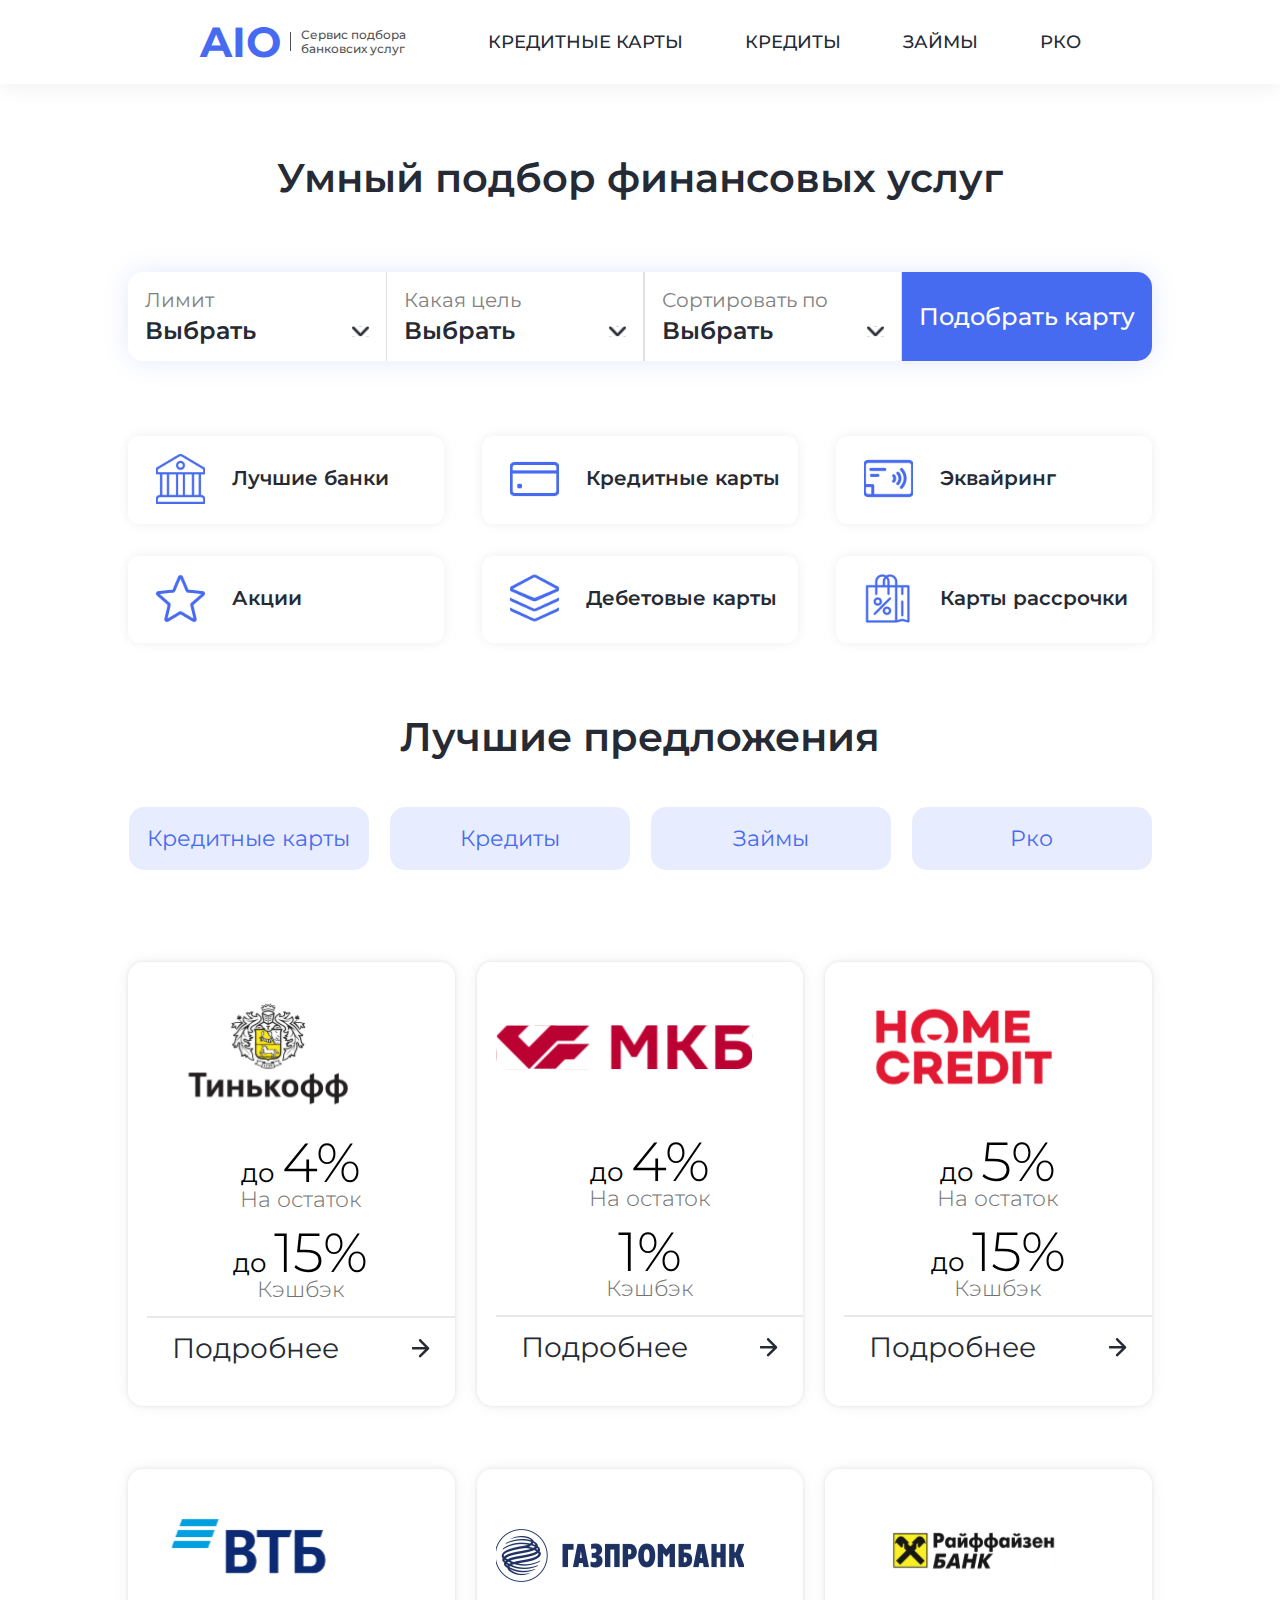
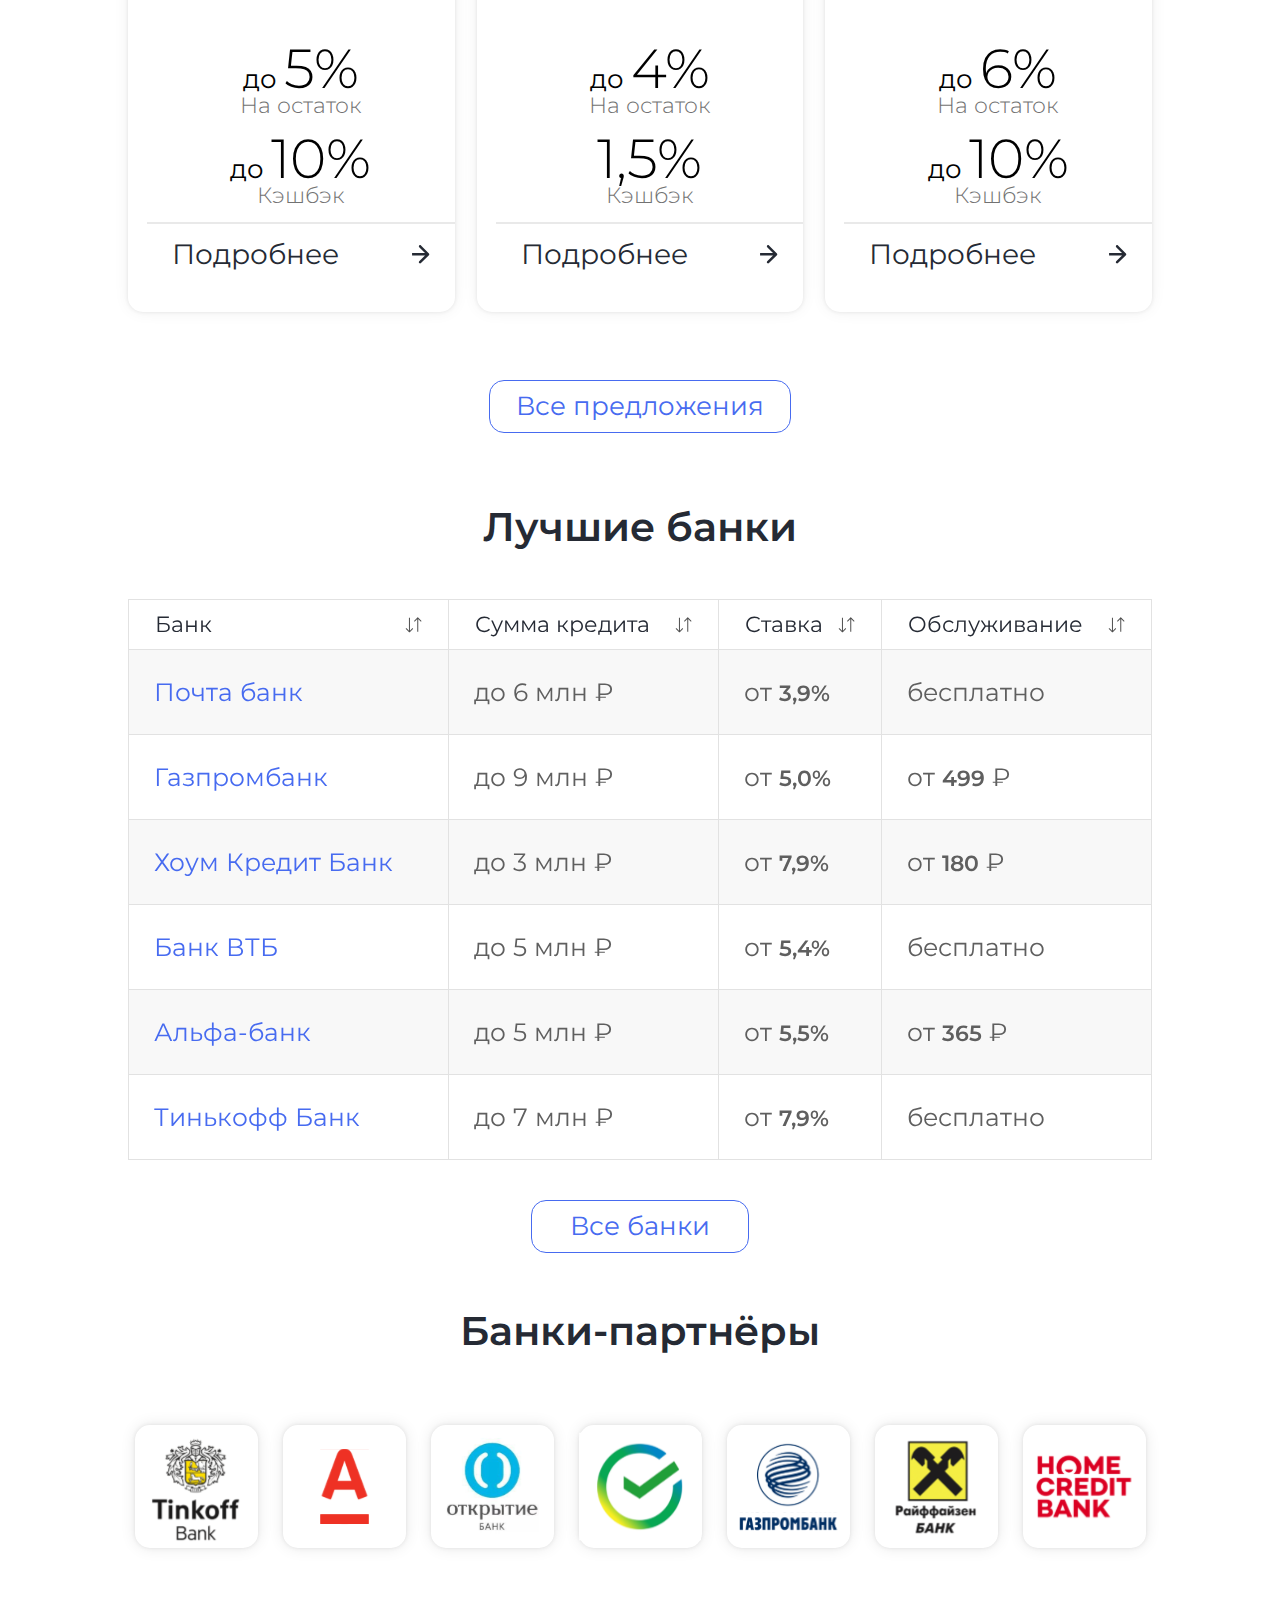
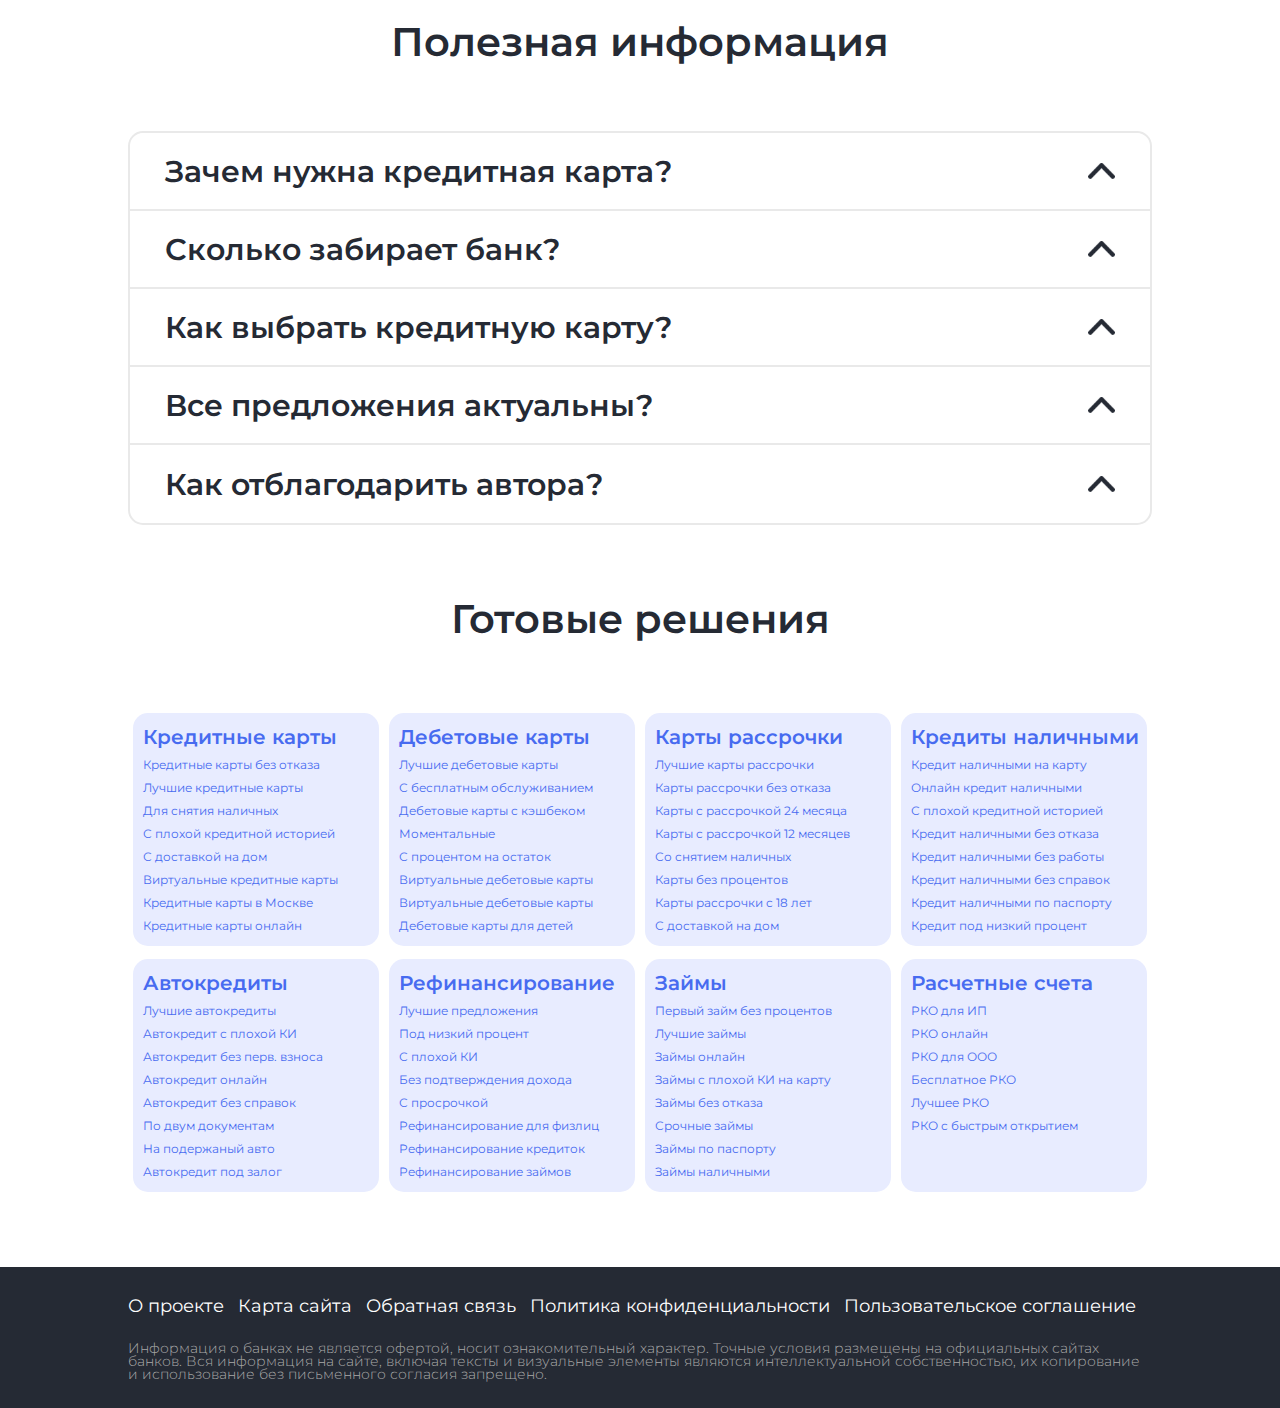
<file: index.html>
<!DOCTYPE html>
<html lang="en">

<head>
    <meta charset="UTF-8">
    <meta http-equiv="X-UA-Compatible" content="IE=edge">
    <meta name="viewport" content="width=device-width, initial-scale=1.0">
    <title>AIOBank</title>
    <link rel="stylesheet" href="./css/style.css">
    <link rel="stylesheet" href="./css/media.css">
</head>

<body>
    <div class="wrapper">
        <header class="header">
            <div class="container">
                <nav class="header__nav">
                    <a class="header__logo" href="./index.html">
                        AIO <span>Сервис подбора <br> банковсих услуг</span>
                        <div class="vert-line"></div>
                    </a>
                    </a>
                    <ul class="header__list">
                        <li class="header__item">
                            <a href="./credit-card.html" class="header__link">кредитные карты</a>
                        </li>
                        <li class="header__item">
                            <a href="./credits.html" class="header__link">кредиты</a>
                        </li>
                        <li class="header__item">
                            <a href="./loans.html" class="header__link">займы</a>
                        </li>
                        <li class="header__item">
                            <a href="#!" class="header__link">рко</a>
                        </li>
                    </ul>
                </nav>
            </div>
        </header>
        <main class="page">
            <section class="selection">
                <div class="container">
                    <div class="selection__body">
                        <h2 class="selection__title title">
                            Умный подбор финансовых услуг
                        </h2>
                        <div class="selection__dropdowns dropdowns">
                            <ul class="dropdowns-list">
                                <li class="dropdown-item">
                                    <button class="dropdown__control dropdown__control-border">
                                        <div class="dropdown__control-content">
                                            <p class="dropdown__text">Лимит</p>
                                            <h3 class="dropdown__selected">Выбрать</h3>
                                        </div>
                                        <i class="dropdown__icon">
                                            <img src="/img/PinClipart 2.svg" alt="">
                                        </i>
                                    </button>
                                    <ul class="dropdown__menu-list">
                                        <li class="dropdown__menu-item">1 000 000</li>
                                        <li class="dropdown__menu-item">1 500 000</li>
                                        <li class="dropdown__menu-item">2 000 000</li>
                                    </ul>
                                </li>
                                <li class="dropdown-item">
                                    <button class="dropdown__control">
                                        <div class="dropdown__control-content">
                                            <p class="dropdown__text">Какая цель</p>
                                            <h3 class="dropdown__selected">Выбрать</h3>
                                        </div>
                                        <i class="dropdown__icon">
                                            <img src="/img/PinClipart 2.svg" alt="">
                                        </i>
                                    </button>
                                    <ul class="dropdown__menu-list">
                                        <li class="dropdown__menu-item">1 год</li>
                                        <li class="dropdown__menu-item">2 года</li>
                                        <li class="dropdown__menu-item">3 года</li>
                                    </ul>
                                </li>
                                <li class="dropdown-item">
                                    <button class="dropdown__control">
                                        <div class="dropdown__control-content">
                                            <p class="dropdown__text">Сортировать по</p>
                                            <h3 class="dropdown__selected">Выбрать</h3>
                                        </div>
                                        <i class="dropdown__icon">
                                            <img src="/img/PinClipart 2.svg" alt="">
                                        </i>
                                    </button>
                                    <ul class="dropdown__menu-list">
                                        <li class="dropdown__menu-item">Кред. лимит</li>
                                        <li class="dropdown__menu-item">Проц. ставка</li>
                                        <li class="dropdown__menu-item">Кэшбэк</li>
                                        <li class="dropdown__menu-item">Рейтинг</li>
                                        <li class="dropdown__menu-item">Обслуживание</li>
                                    </ul>
                                </li>
                                <button class="dropdown__btn">Подобрать карту</button>
                            </ul>
                        </div>

                        <div class="selection__links">
                            <div class="selection__links-top">
                                <a href="#!" class="selection__link">
                                    <img src="./img/bank.svg" alt="">
                                    <span>Лучшие банки</span>
                                </a>
                                <a href="#!" class="selection__link">
                                    <img src="./img/credit-card.svg" alt="">
                                    <span>Кредитные карты</span>
                                </a>
                                <a href="#!" class="selection__link">
                                    <img src="./img/nfc-card.svg" alt="">
                                    <span>Эквайринг</span>
                                </a>
                            </div>
                            <div class="selection__links-bot">
                                <a href="#!" class="selection__link">
                                    <img src="./img/star.svg" alt="">
                                    <span>Акции</span>
                                </a>
                                <a href="#!" class="selection__link">
                                    <img src="./img/cube-of-notes-stack.svg" alt="">
                                    <span>Дебетовые карты</span>
                                </a>
                                <a href="#!" class="selection__link">
                                    <img src="./img/shopping-bag.svg" alt="">
                                    <span>Карты рассрочки</span>
                                </a>
                            </div>
                        </div>
                    </div>
                </div>
            </section>

            <section class="offers">
                <div class="container">
                    <div class="offers__body">
                        <h2 class="title">Лучшие предложения</h2>
                        <div class="offers__btns buttons__list">
                            <a href="#!" class="offers__btn buttons__item">Кредитные карты</a>
                            <a href="#!" class="offers__btn buttons__item">Кредиты</a>
                            <a href="#!" class="offers__btn buttons__item">Займы</a>
                            <a href="#!" class="offers__btn buttons__item">Рко</a>
                        </div>
                        <div class="offers__cards">
                            <div class="offers__cards-row">
                                <div class="offers__card">
                                    <img src="./img/tinkoff-bank.svg" alt="" class="offers__card-img">
                                    <div class="offers__card-text">
                                        <p class="offers__card-percentages">до <span>4%</span></p>
                                        <p class="offers__card-cashback">На остаток</p>
                                    </div>
                                    <div class="offers__card-text">
                                        <p class="offers__card-percentages">до <span>15%</span></p>
                                        <p class="offers__card-cashback">Кэшбэк</p>
                                    </div>
                                    <a href="#!" class="offers__card-link">
                                        <span>Подробнее </span>
                                        <img src="./img/Arrow.svg" alt="">
                                    </a>
                                </div>
                                <div class="offers__card">
                                    <img src="./img/mkb.svg" alt="" class="offers__card-img">
                                    <div class="offers__card-text">
                                        <p class="offers__card-percentages">до <span>4%</span></p>
                                        <p class="offers__card-cashback">На остаток</p>
                                    </div>
                                    <div class="offers__card-text">
                                        <p class="offers__card-percentages"><span>1%</span></p>
                                        <p class="offers__card-cashback">Кэшбэк</p>
                                    </div>
                                    <a href="#!" class="offers__card-link">
                                        <span>Подробнее </span>
                                        <img src="./img/Arrow.svg" alt="">
                                    </a>
                                </div>
                                <div class="offers__card">
                                    <img src="./img/home-credit.svg" alt="" class="offers__card-img">
                                    <div class="offers__card-text">
                                        <p class="offers__card-percentages">до <span>5%</span></p>
                                        <p class="offers__card-cashback">На остаток</p>
                                    </div>
                                    <div class="offers__card-text">
                                        <p class="offers__card-percentages">до <span>15%</span></p>
                                        <p class="offers__card-cashback">Кэшбэк</p>
                                    </div>
                                    <a href="#!" class="offers__card-link">
                                        <span>Подробнее </span>
                                        <img src="./img/Arrow.svg" alt="">
                                    </a>
                                </div>
                            </div>
                            <div class="offers__cards-row">
                                <div class="offers__card">
                                    <img src="./img/VTB.svg" alt="" class="offers__card-img">
                                    <div class="offers__card-text">
                                        <p class="offers__card-percentages">до <span>5%</span></p>
                                        <p class="offers__card-cashback">На остаток</p>
                                    </div>
                                    <div class="offers__card-text">
                                        <p class="offers__card-percentages">до <span>10%</span></p>
                                        <p class="offers__card-cashback">Кэшбэк</p>
                                    </div>
                                    <a href="#!" class="offers__card-link">
                                        <span>Подробнее </span>
                                        <img src="./img/Arrow.svg" alt="">
                                    </a>
                                </div>
                                <div class="offers__card">
                                    <img src="./img/gas.svg" alt="" class="offers__card-img">
                                    <div class="offers__card-text">
                                        <p class="offers__card-percentages">до <span>4%</span></p>
                                        <p class="offers__card-cashback">На остаток</p>
                                    </div>
                                    <div class="offers__card-text">
                                        <p class="offers__card-percentages"><span>1,5%</span></p>
                                        <p class="offers__card-cashback">Кэшбэк</p>
                                    </div>
                                    <a href="#!" class="offers__card-link">
                                        <span>Подробнее </span>
                                        <img src="./img/Arrow.svg" alt="">
                                    </a>
                                </div>
                                <div class="offers__card">
                                    <img src="./img/Raf-bank.svg" alt="" class="offers__card-img">
                                    <div class="offers__card-text">
                                        <p class="offers__card-percentages">до <span>6%</span></p>
                                        <p class="offers__card-cashback">На остаток</p>
                                    </div>
                                    <div class="offers__card-text">
                                        <p class="offers__card-percentages">до <span>10%</span></p>
                                        <p class="offers__card-cashback">Кэшбэк</p>
                                    </div>
                                    <a href="#!" class="offers__card-link">
                                        <span>Подробнее </span>
                                        <img src="./img/Arrow.svg" alt="">
                                    </a>
                                </div>
                            </div>
                            <div class="offers__cards-row">
                                <div class="offers__card">
                                    <img src="./img/tinkoff-bank.svg" alt="" class="offers__card-img">
                                    <div class="offers__card-text">
                                        <p class="offers__card-percentages">до <span>4%</span></p>
                                        <p class="offers__card-cashback">На остаток</p>
                                    </div>
                                    <div class="offers__card-text">
                                        <p class="offers__card-percentages">до <span>15%</span></p>
                                        <p class="offers__card-cashback">Кэшбэк</p>
                                    </div>
                                    <a href="#!" class="offers__card-link">
                                        <span>Подробнее </span>
                                        <img src="./img/Arrow.svg" alt="">
                                    </a>
                                </div>
                                <div class="offers__card">
                                    <img src="./img/mkb.svg" alt="" class="offers__card-img">
                                    <div class="offers__card-text">
                                        <p class="offers__card-percentages">до <span>4%</span></p>
                                        <p class="offers__card-cashback">На остаток</p>
                                    </div>
                                    <div class="offers__card-text">
                                        <p class="offers__card-percentages"><span>1%</span></p>
                                        <p class="offers__card-cashback">Кэшбэк</p>
                                    </div>
                                    <a href="#!" class="offers__card-link">
                                        <span>Подробнее </span>
                                        <img src="./img/Arrow.svg" alt="">
                                    </a>
                                </div>
                                <div class="offers__card">
                                    <img src="./img/home-credit.svg" alt="" class="offers__card-img">
                                    <div class="offers__card-text">
                                        <p class="offers__card-percentages">до <span>5%</span></p>
                                        <p class="offers__card-cashback">На остаток</p>
                                    </div>
                                    <div class="offers__card-text">
                                        <p class="offers__card-percentages">до <span>15%</span></p>
                                        <p class="offers__card-cashback">Кэшбэк</p>
                                    </div>
                                    <a href="#!" class="offers__card-link">
                                        <span>Подробнее </span>
                                        <img src="./img/Arrow.svg" alt="">
                                    </a>
                                </div>
                            </div>
                            <div class="offers__cards-row">
                                <div class="offers__card">
                                    <img src="./img/VTB.svg" alt="" class="offers__card-img">
                                    <div class="offers__card-text">
                                        <p class="offers__card-percentages">до <span>5%</span></p>
                                        <p class="offers__card-cashback">На остаток</p>
                                    </div>
                                    <div class="offers__card-text">
                                        <p class="offers__card-percentages">до <span>10%</span></p>
                                        <p class="offers__card-cashback">Кэшбэк</p>
                                    </div>
                                    <a href="#!" class="offers__card-link">
                                        <span>Подробнее </span>
                                        <img src="./img/Arrow.svg" alt="">
                                    </a>
                                </div>
                                <div class="offers__card">
                                    <img src="./img/gas.svg" alt="" class="offers__card-img">
                                    <div class="offers__card-text">
                                        <p class="offers__card-percentages">до <span>4%</span></p>
                                        <p class="offers__card-cashback">На остаток</p>
                                    </div>
                                    <div class="offers__card-text">
                                        <p class="offers__card-percentages"><span>1,5%</span></p>
                                        <p class="offers__card-cashback">Кэшбэк</p>
                                    </div>
                                    <a href="#!" class="offers__card-link">
                                        <span>Подробнее </span>
                                        <img src="./img/Arrow.svg" alt="">
                                    </a>
                                </div>
                                <div class="offers__card">
                                    <img src="./img/Raf-bank.svg" alt="" class="offers__card-img">
                                    <div class="offers__card-text">
                                        <p class="offers__card-percentages">до <span>6%</span></p>
                                        <p class="offers__card-cashback">На остаток</p>
                                    </div>
                                    <div class="offers__card-text">
                                        <p class="offers__card-percentages">до <span>10%</span></p>
                                        <p class="offers__card-cashback">Кэшбэк</p>
                                    </div>
                                    <a href="#!" class="offers__card-link">
                                        <span>Подробнее </span>
                                        <img src="./img/Arrow.svg" alt="">
                                    </a>
                                </div>
                            </div>
                        </div>

                        <button class="all-offers__btn">Все предложения</button>
                    </div>
                </div>
            </section>

            <section class="best-bank">
                <div class="container">
                    <div class="best-bank__body">
                        <h2 class="best-bank__title title">Лучшие банки</h2>
                        <table class="best-bank__table table">
                            <tr>
                                <th>
                                    <div class="table__name-column">
                                        <span>Банк</span>
                                        <img src="/img/arrows.svg" alt="">
                                    </div>

                                </th>
                                <th>
                                    <div class="table__name-column">
                                        <span>Сумма кредита</span>
                                        <img src="/img/arrows.svg" alt="">
                                    </div>
                                </th>
                                <th>
                                    <div class="table__name-column">
                                        <span>Ставка</span>
                                        <img src="/img/arrows.svg" alt="">
                                    </div>
                                </th>
                                <th>
                                    <div class="table__name-column">
                                        <span>Обслуживание</span>
                                        <img src="/img/arrows.svg" alt="">
                                    </div>
                                </th>
                            </tr>
                            <tr>
                                <td>
                                    <span class="best-bank__bank-name">Почта банк</span>
                                </td>
                                <td>до 6 млн ₽</td>
                                <td>от <span class="table__num">3,9%</span></td>
                                <td id="td__border">бесплатно</td>
                            </tr>
                            <tr class="td__color">
                                <td>
                                    <span class="best-bank__bank-name">Газпромбанк</span>
                                </td>
                                <td>до 9 млн ₽</td>
                                <td>от <span class="table__num">5,0%</span></td>
                                <td>от <span class="table__num">499</span> ₽</td>
                            </tr>
                            <tr>
                                <td>
                                    <span class="best-bank__bank-name">Хоум Кредит Банк</span>
                                </td>
                                <td>до 3 млн ₽</td>
                                <td>от <span class="table__num">7,9%</span></td>
                                <td>от <span class="table__num">180</span> ₽</td>
                            </tr>
                            <tr>
                                <td>
                                    <span class="best-bank__bank-name">Банк ВТБ</span>
                                </td>
                                <td>до 5 млн ₽</td>
                                <td>от <span class="table__num">5,4%</span></td>
                                <td>бесплатно</td>
                            </tr>
                            <tr>
                                <td>
                                    <span class="best-bank__bank-name">Альфа-банк</span>
                                </td>
                                <td>до 5 млн ₽</td>
                                <td>от <span class="table__num">5,5%</span></td>
                                <td>от <span class="table__num">365</span> ₽</td>
                            </tr>
                            <tr>
                                <td>
                                    <span class="best-bank__bank-name">Тинькофф Банк</span>
                                </td>
                                <td>до 7 млн ₽</td>
                                <td>от <span class="table__num">7,9%</span></td>
                                <td>бесплатно</td>
                            </tr>
                        </table>
                        <a href="#!" class="best-bank__btn">Все банки</a>
                    </div>
                </div>
            </section>

            <section class="banks-stalls">
                <div class="container">
                    <div class="banks-stalls__body">
                        <h2 class="banks-stalls__title title">Банки-партнёры</h2>
                        <div class="banks-stalls__cards">
                            <a class="banks-stalls__card" href="#!">
                                <img src="/img/tinkoff.svg" alt="">
                            </a>
                            <a class="banks-stalls__card" href="#!">
                                <img src="./img/alfa.svg" alt="">
                            </a>
                            <a class="banks-stalls__card" href="#!">
                                <img src="./img/otkritie.svg" alt="">
                            </a>
                            <a class="banks-stalls__card" href="#!">
                                <img src="./img/sber.svg" alt="">
                            </a>
                            <a class="banks-stalls__card" href="#!">
                                <img src="./img/gasprom-bank.svg" alt="">
                            </a>
                            <a class="banks-stalls__card" href="#!">
                                <img src="./img/raif-bank.svg" alt="">
                            </a>
                            <a class="banks-stalls__card" href="#!">
                                <img src="./img/home-credit-bank.svg" alt="">
                            </a>
                        </div>
                    </div>
                </div>
            </section>

            <section class="info">
                <div class="container">
                    <div class="info__body">
                        <h2 class="info__title title">Полезная информация</h2>
                        <ul class="info__accordion accordion-list">
                            <li class="accordion">
                                <button class="accordion__control">
                                    <span class="accordion__title">Зачем нужна кредитная карта?</span>
                                    <i class="accordion__icon">
                                        <img src="/img/PinClipart.svg" alt="">
                                    </i>
                                </button>
                                <div class="accordion__content">
                                    Если вам не хватает своих средств для покупки желанного товара или услуги, на помощь
                                    придет кредитная карта в Москве.
                                    Это отличный способ быстро получить нужную сумму.
                                </div>
                            </li>
                            <li class="accordion">
                                <button class="accordion__control">
                                    <span class="accordion__title">Сколько забирает банк?</span>
                                    <i class="accordion__icon">
                                        <img src="/img/PinClipart.svg" alt="">
                                    </i>
                                </button>
                                <div class="accordion__content">
                                </div>
                            </li>
                            <li class="accordion">
                                <button class="accordion__control">
                                    <span class="accordion__title">Как выбрать кредитную карту?</span>
                                    <i class="accordion__icon">
                                        <img src="/img/PinClipart.svg" alt="">
                                    </i>
                                </button>
                                <div class="accordion__content">
                                </div>
                            </li>
                            <li class="accordion">
                                <button class="accordion__control">
                                    <span class="accordion__title">Все предложения актуальны?</span>
                                    <i class="accordion__icon">
                                        <img src="/img/PinClipart.svg" alt="">
                                    </i>
                                </button>
                                <div class="accordion__content">
                                </div>
                            </li>
                            <li class="accordion">
                                <button class="accordion__control accordion__last-control">
                                    <span class="accordion__title">Как отблагодарить автора?</span>
                                    <i class="accordion__icon">
                                        <img src="/img/PinClipart.svg" alt="">
                                    </i>
                                </button>
                                <div class="accordion__content accordion__last-content">
                                </div>
                            </li>
                        </ul>
                    </div>
                </div>
            </section>

            <section class="ready-solutions">
                <div class="container">
                    <div class="ready-solutions__body">
                        <h2 class="ready-solutions__title title">Готовые решения</h2>
                    </div>
                    <div class="ready-solutions__cards">
                        <div class="ready-solutions__cards-row">
                            <div class="ready-solutions__card">
                                <h3 class="ready-solutions__card-title">Кредитные карты</h3>
                                <a href="#!" class="ready-solutions__card-link">Кредитные карты без отказа</a>
                                <a href="#!" class="ready-solutions__card-link">Лучшие кредитные карты</a>
                                <a href="#!" class="ready-solutions__card-link">Для снятия наличных</a>
                                <a href="#!" class="ready-solutions__card-link">С плохой кредитной историей</a>
                                <a href="#!" class="ready-solutions__card-link">С доставкой на дом</a>
                                <a href="#!" class="ready-solutions__card-link">Виртуальные кредитные карты</a>
                                <a href="#!" class="ready-solutions__card-link">Кредитные карты в Москве</a>
                                <a href="#!" class="ready-solutions__card-link">Кредитные карты онлайн</a>
                            </div>
                            <div class="ready-solutions__card">
                                <h3 class="ready-solutions__card-title">Дебетовые карты</h3>
                                <a href="#!" class="ready-solutions__card-link">Лучшие дебетовые карты</a>
                                <a href="#!" class="ready-solutions__card-link">С бесплатным обслуживанием</a>
                                <a href="#!" class="ready-solutions__card-link">Дебетовые карты с кэшбеком</a>
                                <a href="#!" class="ready-solutions__card-link">Моментальные</a>
                                <a href="#!" class="ready-solutions__card-link">С процентом на остаток</a>
                                <a href="#!" class="ready-solutions__card-link">Виртуальные дебетовые карты</a>
                                <a href="#!" class="ready-solutions__card-link">Виртуальные дебетовые карты</a>
                                <a href="#!" class="ready-solutions__card-link">Дебетовые карты для детей</a>
                            </div>
                            <div class="ready-solutions__card">
                                <h3 class="ready-solutions__card-title">Карты рассрочки</h3>
                                <a href="#!" class="ready-solutions__card-link">Лучшие карты рассрочки</a>
                                <a href="#!" class="ready-solutions__card-link">Карты рассрочки без отказа</a>
                                <a href="#!" class="ready-solutions__card-link">Карты с рассрочкой 24 месяца</a>
                                <a href="#!" class="ready-solutions__card-link">Карты с рассрочкой 12 месяцев</a>
                                <a href="#!" class="ready-solutions__card-link">Со снятием наличных</a>
                                <a href="#!" class="ready-solutions__card-link">Карты без процентов</a>
                                <a href="#!" class="ready-solutions__card-link">Карты рассрочки с 18 лет</a>
                                <a href="#!" class="ready-solutions__card-link">С доставкой на дом</a>
                            </div>
                            <div class="ready-solutions__card">
                                <h3 class="ready-solutions__card-title">Кредиты наличными</h3>
                                <a href="#!" class="ready-solutions__card-link">Кредит наличными на карту</a>
                                <a href="#!" class="ready-solutions__card-link">Онлайн кредит наличными</a>
                                <a href="#!" class="ready-solutions__card-link">С плохой кредитной историей</a>
                                <a href="#!" class="ready-solutions__card-link">Кредит наличными без отказа</a>
                                <a href="#!" class="ready-solutions__card-link">Кредит наличными без работы</a>
                                <a href="#!" class="ready-solutions__card-link">Кредит наличными без справок</a>
                                <a href="#!" class="ready-solutions__card-link">Кредит наличными по паспорту</a>
                                <a href="#!" class="ready-solutions__card-link">Кредит под низкий процент</a>
                            </div>
                        </div>
                        <div class="ready-solutions__cards-row">
                            <div class="ready-solutions__card">
                                <h3 class="ready-solutions__card-title">Автокредиты</h3>
                                <a href="#!" class="ready-solutions__card-link">Лучшие автокредиты</a>
                                <a href="#!" class="ready-solutions__card-link">Автокредит с плохой КИ</a>
                                <a href="#!" class="ready-solutions__card-link">Автокредит без перв. взноса</a>
                                <a href="#!" class="ready-solutions__card-link">Автокредит онлайн</a>
                                <a href="#!" class="ready-solutions__card-link">Автокредит без справок</a>
                                <a href="#!" class="ready-solutions__card-link">По двум документам</a>
                                <a href="#!" class="ready-solutions__card-link">На подержаный авто</a>
                                <a href="#!" class="ready-solutions__card-link">Автокредит под залог</a>
                            </div>
                            <div class="ready-solutions__card">
                                <h3 class="ready-solutions__card-title">Рефинансирование</h3>
                                <a href="#!" class="ready-solutions__card-link">Лучшие предложения</a>
                                <a href="#!" class="ready-solutions__card-link">Под низкий процент</a>
                                <a href="#!" class="ready-solutions__card-link">С плохой КИ</a>
                                <a href="#!" class="ready-solutions__card-link">Без подтверждения дохода</a>
                                <a href="#!" class="ready-solutions__card-link">С просрочкой</a>
                                <a href="#!" class="ready-solutions__card-link">Рефинансирование для физлиц</a>
                                <a href="#!" class="ready-solutions__card-link">Рефинансирование кредиток</a>
                                <a href="#!" class="ready-solutions__card-link">Рефинансирование займов</a>
                            </div>
                            <div class="ready-solutions__card">
                                <h3 class="ready-solutions__card-title">Займы</h3>
                                <a href="#!" class="ready-solutions__card-link">Первый займ без процентов</a>
                                <a href="#!" class="ready-solutions__card-link">Лучшие займы</a>
                                <a href="#!" class="ready-solutions__card-link">Займы онлайн</a>
                                <a href="#!" class="ready-solutions__card-link">Займы с плохой КИ на карту</a>
                                <a href="#!" class="ready-solutions__card-link">Займы без отказа</a>
                                <a href="#!" class="ready-solutions__card-link">Срочные займы</a>
                                <a href="#!" class="ready-solutions__card-link">Займы по паспорту</a>
                                <a href="#!" class="ready-solutions__card-link">Займы наличными</a>
                            </div>
                            <div class="ready-solutions__card">
                                <h3 class="ready-solutions__card-title">Расчетные счета</h3>
                                <a href="#!" class="ready-solutions__card-link">РКО для ИП</a>
                                <a href="#!" class="ready-solutions__card-link">РКО онлайн</a>
                                <a href="#!" class="ready-solutions__card-link">РКО для ООО</a>
                                <a href="#!" class="ready-solutions__card-link">Бесплатное РКО</a>
                                <a href="#!" class="ready-solutions__card-link">Лучшее РКО</a>
                                <a href="#!" class="ready-solutions__card-link">РКО с быстрым открытием</a>
                                <a href="#!" class="ready-solutions__card-link"></a>
                                <a href="#!" class="ready-solutions__card-link"></a>
                            </div>
                        </div>
                    </div>
                </div>
            </section>

        </main>
        <footer class="footer">
            <div class="container">
                <div class="footer__body">
                    <ul class="footer__list">
                        <li class="footer__item">
                            <a href="" class="footer__link">О проекте</a>
                        </li>
                        <li class="footer__item">
                            <a href="" class="footer__link">Карта сайта</a>
                        </li>
                        <li class="footer__item">
                            <a href="" class="footer__link">Обратная связь</a>
                        </li>
                        <li class="footer__item">
                            <a href="" class="footer__link">Политика конфиденциальности</a>
                        </li>
                        <li class="footer__item">
                            <a href="" class="footer__link">Пользовательское соглашение</a>
                        </li>
                    </ul>
                    <p class="footer__text">
                        Информация о банках не является офертой, носит ознакомительный характер. Точные условия
                        размещены на официальных сайтах
                        банков. Вся информация на сайте, включая тексты и визуальные элементы являются интеллектуальной
                        собственностью, их
                        копирование и использование без письменного согласия запрещено.
                    </p>
                </div>
            </div>
        </footer>
    </div>
    <script src="./js/all-offers.js"></script>
    <script src="./js/sort-table.js"></script>
    <script src="./js/dropdown.js"></script>
    <script src="./js/accordion.js"></script>
</body>

</html>
</file>
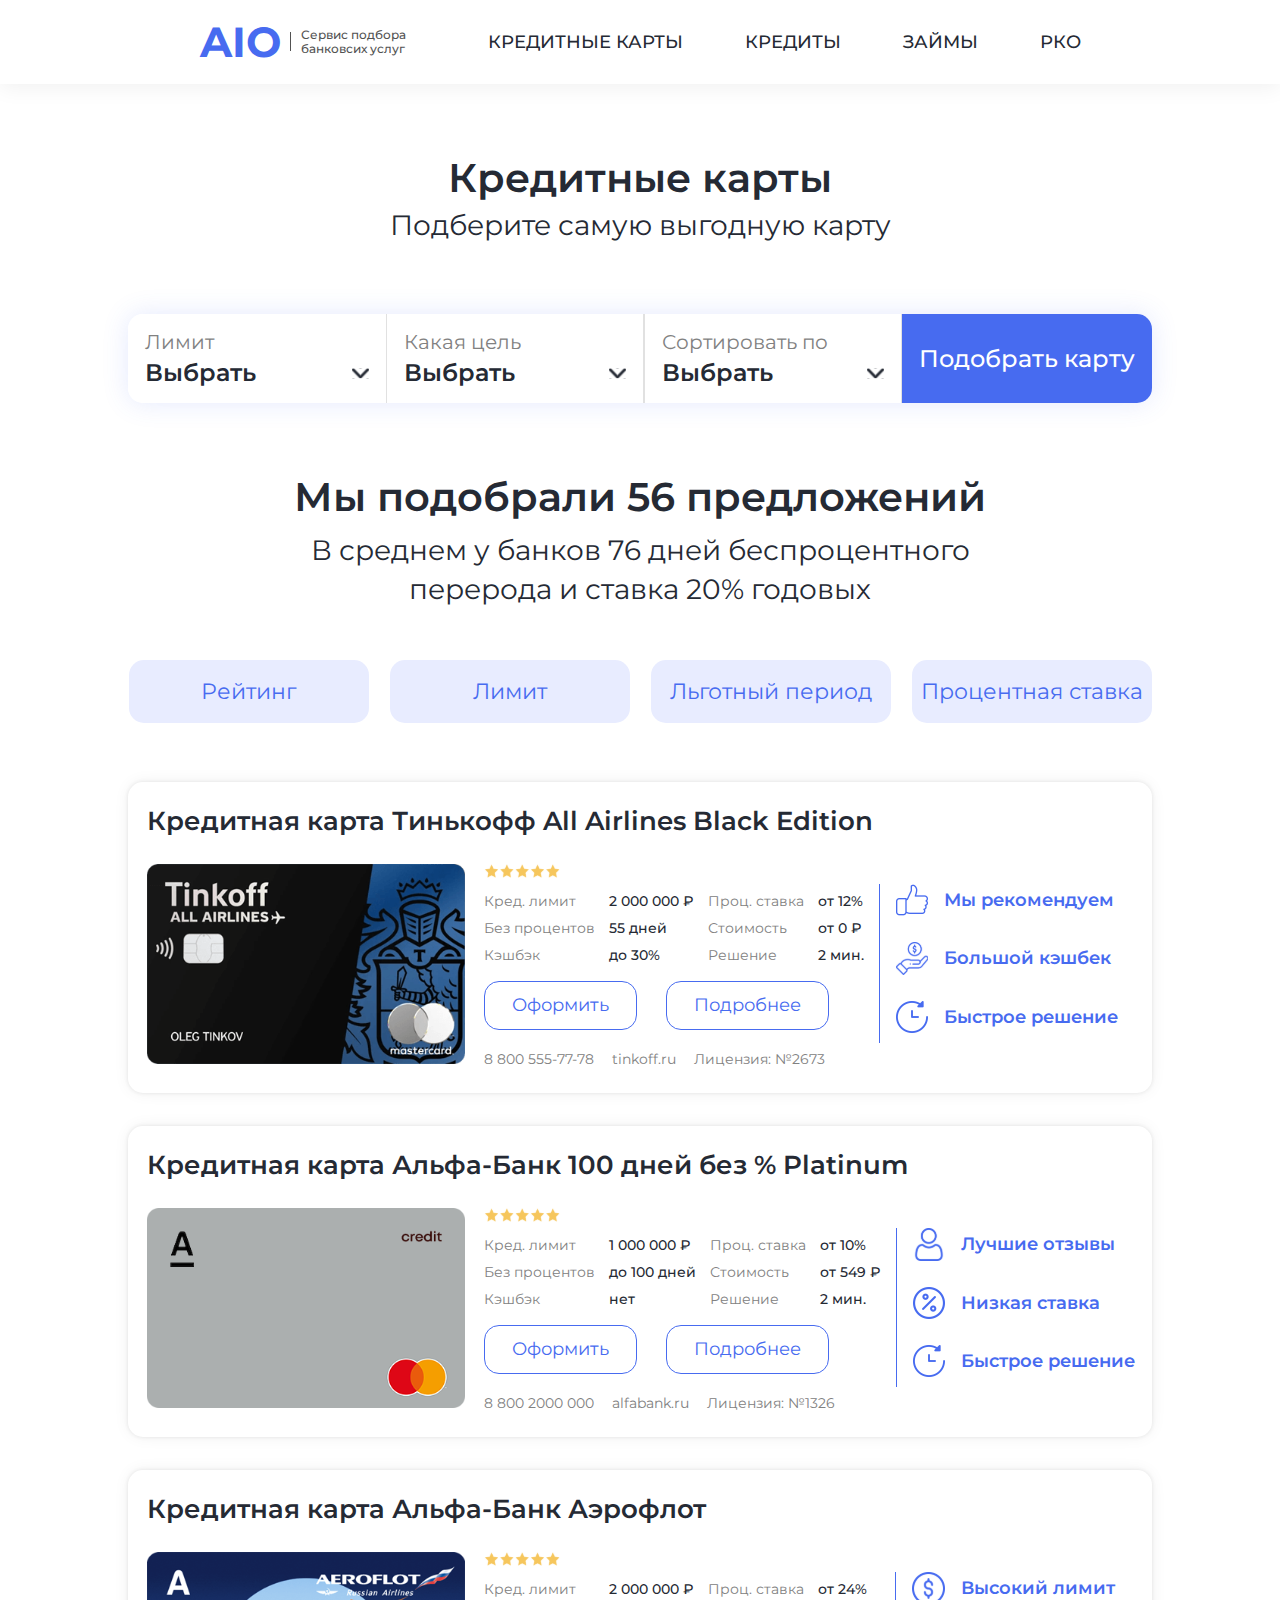
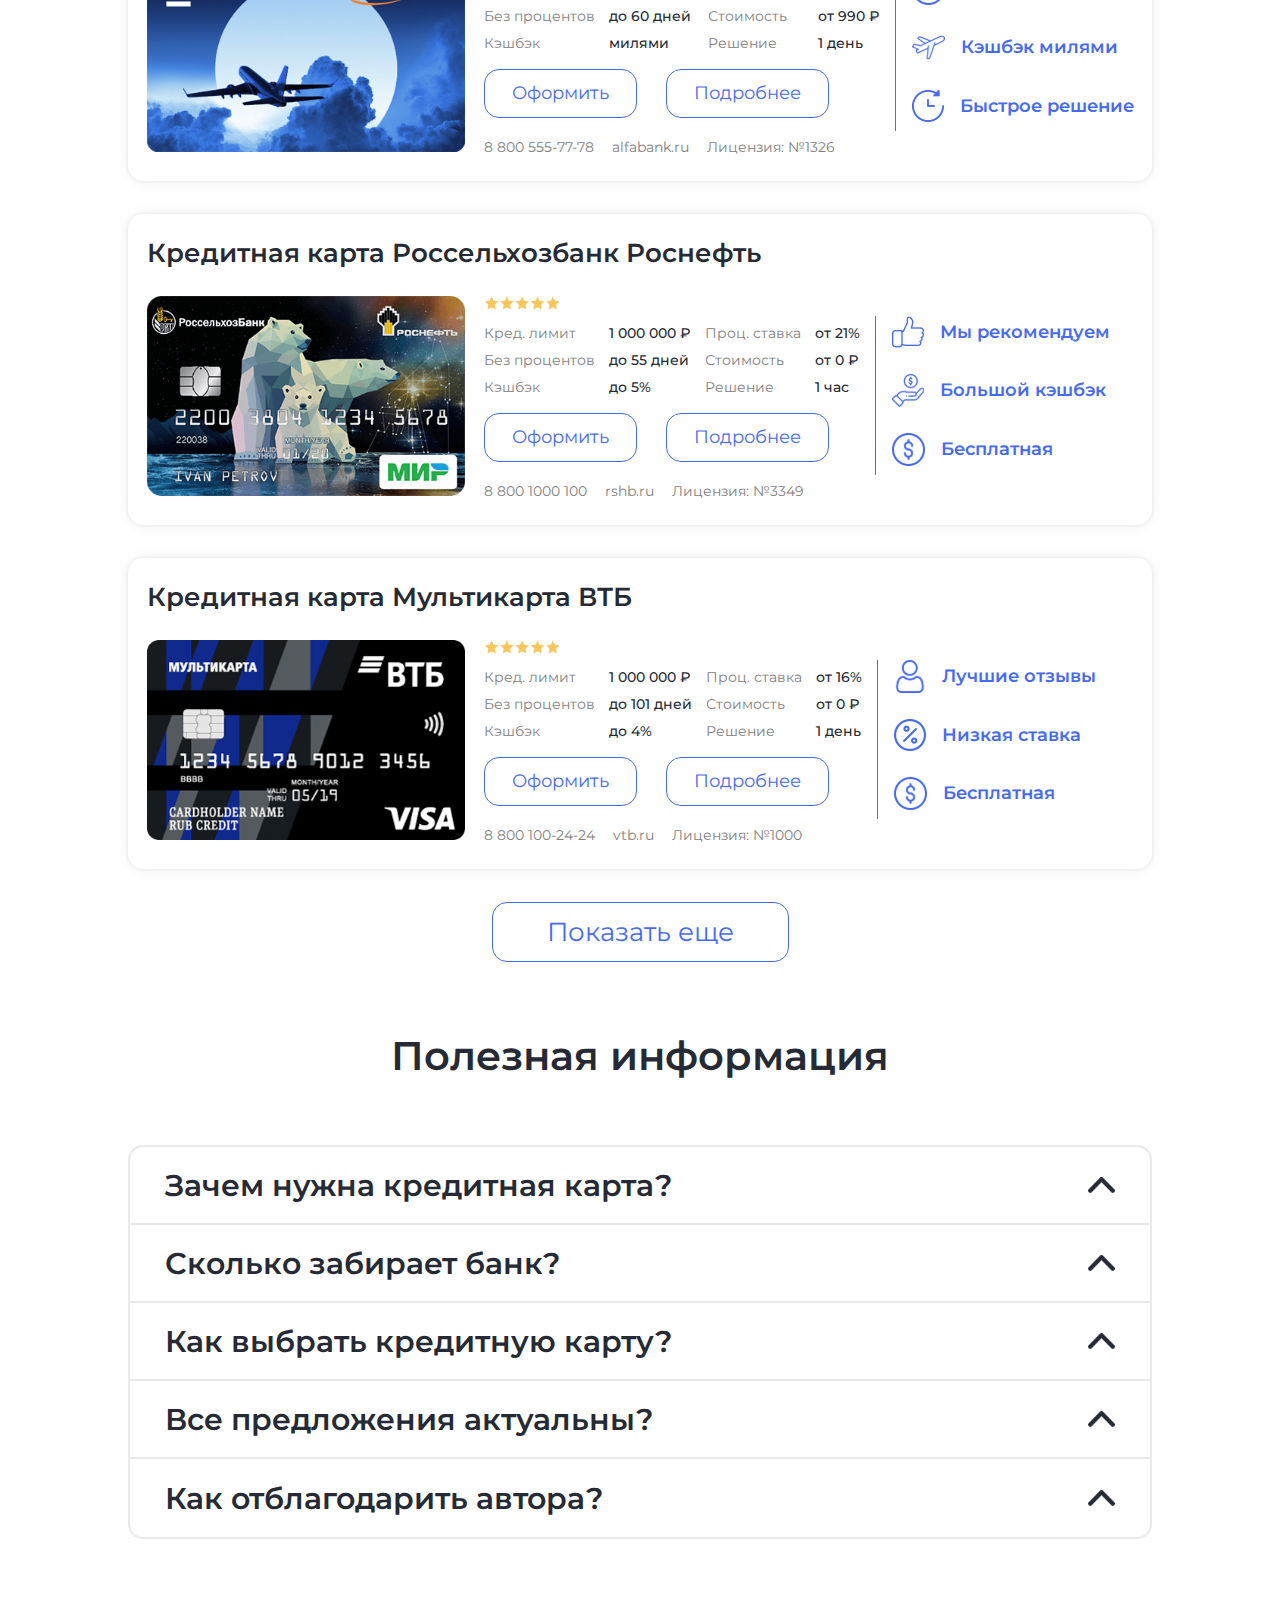
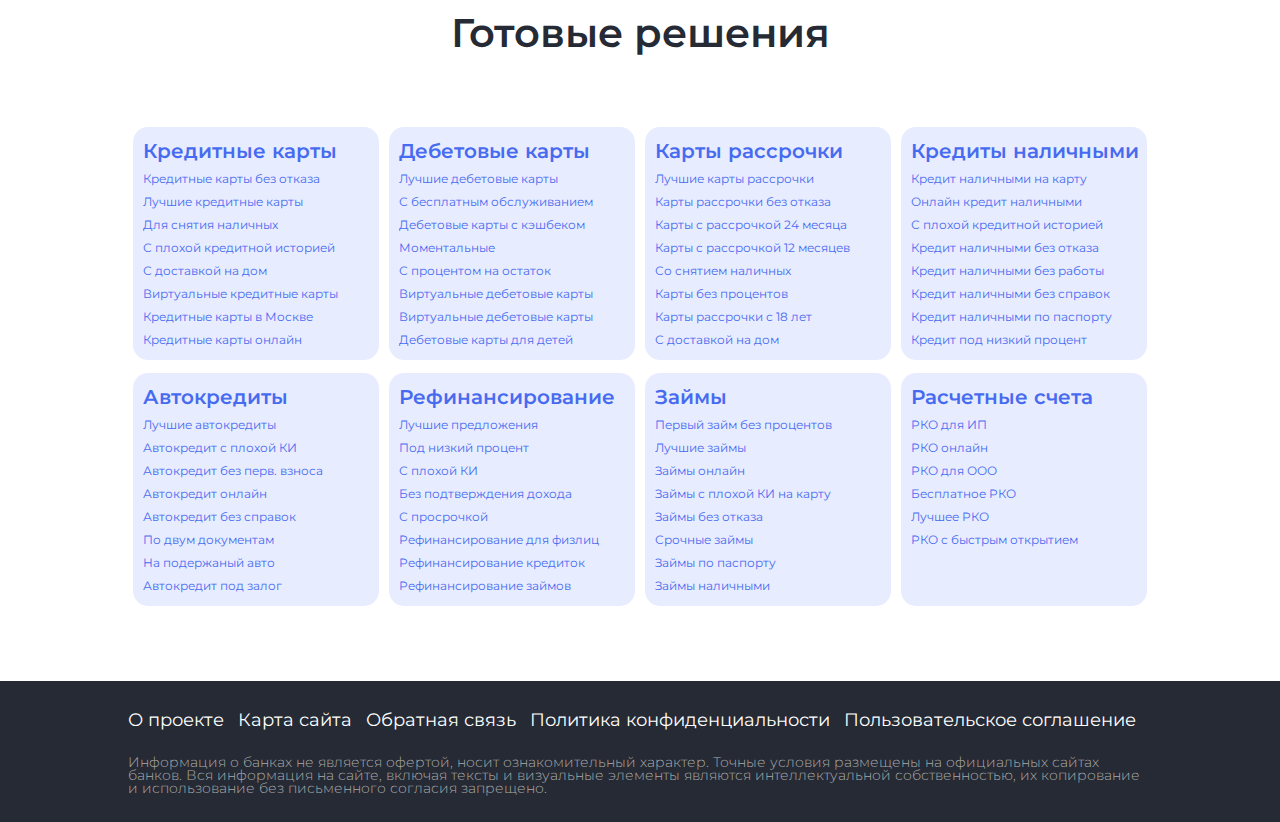
<file: credit-card.html>
<!DOCTYPE html>
<html lang="en">

<head>
    <meta charset="UTF-8">
    <meta http-equiv="X-UA-Compatible" content="IE=edge">
    <meta name="viewport" content="width=device-width, initial-scale=1.0">
    <link rel="stylesheet" href="./css/style.css">
    <link rel="stylesheet" href="./css/credit-card-style.css">
    <title>AIOBank</title>
</head>

<body>
    <div class="wrapper">
        <header class="header">
            <div class="container">
                <nav class="header__nav">
                    <a href="./index.html" class="header__logo">
                        AIO <span>Сервис подбора <br> банковсих услуг</span>
                        <div class="vert-line"></div>
                    </a>
                    <ul class="header__list">
                        <li class="header__item">
                            <a href="#!" class="header__link">кредитные карты</a>
                        </li>
                        <li class="header__item">
                            <a href="./credits.html" class="header__link">кредиты</a>
                        </li>
                        <li class="header__item">
                            <a href="./loans.html" class="header__link">займы</a>
                        </li>
                        <li class="header__item">
                            <a href="#!" class="header__link">рко</a>
                        </li>
                    </ul>
                </nav>
            </div>
        </header>
        <main class="page">

            <section class="credit-card">
                <div class="container credit-card__container">
                    <h2 class="credit-card__title title">Кредитные карты</h2>
                    <p class="credit-card__sub-title">Подберите самую выгодную карту</p>
                    <div class="selection__dropdowns dropdowns">
                        <ul class="dropdowns-list">
                            <li class="dropdown-item">
                                <button class="dropdown__control dropdown__control-border">
                                    <div class="dropdown__control-content">
                                        <p class="dropdown__text">Лимит</p>
                                        <h3 class="dropdown__selected">Выбрать</h3>
                                    </div>
                                    <i class="dropdown__icon">
                                        <img src="/img/PinClipart 2.svg" alt="">
                                    </i>
                                </button>
                                <ul class="dropdown__menu-list">
                                    <li class="dropdown__menu-item">1 000 000 ₽</li>
                                    <li class="dropdown__menu-item">1 500 000 ₽</li>
                                    <li class="dropdown__menu-item">2 000 000 ₽</li>
                                </ul>
                            </li>
                            <li class="dropdown-item">
                                <button class="dropdown__control">
                                    <div class="dropdown__control-content">
                                        <p class="dropdown__text">Какая цель</p>
                                        <h3 class="dropdown__selected">Выбрать</h3>
                                    </div>
                                    <i class="dropdown__icon">
                                        <img src="/img/PinClipart 2.svg" alt="">
                                    </i>
                                </button>
                                <ul class="dropdown__menu-list">
                                    <li class="dropdown__menu-item">Автомобиль</li>
                                    <li class="dropdown__menu-item">Квартира</li>
                                    <li class="dropdown__menu-item">Дом</li>
                                </ul>
                            </li>
                            <li class="dropdown-item">
                                <button class="dropdown__control">
                                    <div class="dropdown__control-content">
                                        <p class="dropdown__text">Сортировать по</p>
                                        <h3 class="dropdown__selected">Выбрать</h3>
                                    </div>
                                    <i class="dropdown__icon">
                                        <img src="/img/PinClipart 2.svg" alt="">
                                    </i>
                                </button>
                                <ul class="dropdown__menu-list">
                                    <li class="dropdown__menu-item">Кред. лимит</li>
                                    <li class="dropdown__menu-item">Проц. ставка</li>
                                    <li class="dropdown__menu-item">Кэшбэк</li>
                                    <li class="dropdown__menu-item">Рейтинг</li>
                                    <li class="dropdown__menu-item">Обслуживание</li>
                                </ul>
                            </li>
                            <button class="dropdown__btn">Подобрать карту</button>
                        </ul>
                    </div>
                </div>
            </section>

            <section class="offers">
                <div class="container">
                    <h2 class="offers__title title">Мы подобрали 56 предложений</h2>
                    <p class="offers__sub-title">В среднем у банков 76 дней беспроцентного перерода и ставка 20% годовых
                    </p>
                    <div class="offers__btns buttons__list">
                        <a href="#!" class="offers__btn buttons__item">Рейтинг</a>
                        <a href="#!" class="offers__btn buttons__item">Лимит</a>
                        <a href="#!" class="offers__btn buttons__item">Льготный период</a>
                        <a href="#!" class="offers__btn buttons__item">Процентная ставка</a>
                    </div>
                    <div class="offers__cards">
                        <div class="offers__card">
                            <h2 class="offers__card-title">Кредитная карта Тинькофф All Airlines Black Edition
                            </h2>
                            <div class="offers__bottom">
                                <img src="./img/tinkoff-card.svg" alt="">
                                <div class="offers__card-info">
                                    <div class="offers__card-stars">
                                        <img src="./img/stars.svg" alt="">
                                    </div>
                                    <div class="offers__card-columns">
                                        <div class="offers__column-text">
                                            <p>Кред. лимит</p>
                                            <p>Без процентов</p>
                                            <p>Кэшбэк</p>
                                        </div>
                                        <div class="offers__column-nums">
                                            <p>2 000 000 ₽</p>
                                            <p>55 дней</p>
                                            <p>до 30%</p>
                                        </div>
                                        <div class="offers__column-text">
                                            <p>Проц. ставка</p>
                                            <p>Стоимость</p>
                                            <p>Решение</p>
                                        </div>
                                        <div class="offers__column-nums">
                                            <p>от 12%</p>
                                            <p>от 0 ₽</p>
                                            <p>2 мин.</p>
                                        </div>
                                    </div>
                                    <div class="offers__card-btns">
                                        <a href="#!" class="offers__card-btn">Оформить</a>
                                        <a href="./tinkoff-bank.html" class="offers__card-btn">Подробнее</a>
                                    </div>
                                    <div class="offers__card-footer">
                                        <p>8 800 555-77-78</p>
                                        <p>tinkoff.ru</p>
                                        <p>Лицензия: №2673</p>
                                    </div>
                                </div>
                                <div class="offers__card-dignities">
                                    <div class="offers__card-dignity">
                                        <img src="./img/like.svg" alt="" class="offers__card-dignity-img">
                                        <p>Мы рекомендуем</p>
                                    </div>
                                    <div class="offers__card-dignity">
                                        <img src="./img/hand.svg" alt="" class="offers__card-dignity-img">
                                        <p>Большой кэшбек</p>
                                    </div>
                                    <div class="offers__card-dignity">
                                        <img src="./img/future.svg" alt="" class="offers__card-dignity-img">
                                        <p>Быстрое решение</p>
                                    </div>
                                </div>
                            </div>
                        </div>
                        <div class="offers__card">
                            <h2 class="offers__card-title">Кредитная карта Альфа-Банк 100 дней без % Platinum</h2>
                            <div class="offers__bottom">
                                <img src="./img/alfa-bank-card.svg" alt="">
                                <div class="offers__card-info">
                                    <div class="offers__card-stars">
                                        <img src="./img/stars.svg" alt="">
                                    </div>
                                    <div class="offers__card-columns">
                                        <div class="offers__column-text">
                                            <p>Кред. лимит</p>
                                            <p>Без процентов</p>
                                            <p>Кэшбэк</p>
                                        </div>
                                        <div class="offers__column-nums">
                                            <p>1 000 000 ₽</p>
                                            <p>до 100 дней</p>
                                            <p>нет</p>
                                        </div>
                                        <div class="offers__column-text">
                                            <p>Проц. ставка</p>
                                            <p>Стоимость</p>
                                            <p>Решение</p>
                                        </div>
                                        <div class="offers__column-nums">
                                            <p>от 10%</p>
                                            <p>от 549 ₽</p>
                                            <p>2 мин.</p>
                                        </div>
                                    </div>
                                    <div class="offers__card-btns">
                                        <a href="#!" class="offers__card-btn">Оформить</a>
                                        <a href="#!" class="offers__card-btn">Подробнее</a>
                                    </div>
                                    <div class="offers__card-footer">
                                        <p>8 800 2000 000</p>
                                        <p>alfabank.ru</p>
                                        <p>Лицензия: №1326</p>
                                    </div>
                                </div>
                                <div class="offers__card-dignities">
                                    <div class="offers__card-dignity">
                                        <img src="./img/user.svg" alt="" class="credit-cards__card-dignity-img">
                                        <p>Лучшие отзывы</p>
                                    </div>
                                    <div class="offers__card-dignity">
                                        <img src="./img/percentage.svg" alt="" class="credit-cards__card-dignity-img">
                                        <p>Низкая ставка </p>
                                    </div>
                                    <div class="offers__card-dignity">
                                        <img src="./img/future.svg" alt="" class="credit-cards__card-dignity-img">
                                        <p>Быстрое решение</p>
                                    </div>
                                </div>
                            </div>
                        </div>
                        <div class="offers__card">
                            <h2 class="offers__card-title">Кредитная карта Альфа-Банк Аэрофлот</h2>
                            <div class="offers__bottom">
                                <img src="./img/alpha-airo.svg" alt="">
                                <div class="offers__card-info">
                                    <div class="offers__card-stars">
                                        <img src="./img/stars.svg" alt="">
                                    </div>
                                    <div class="offers__card-columns">
                                        <div class="offers__column-text">
                                            <p>Кред. лимит</p>
                                            <p>Без процентов</p>
                                            <p>Кэшбэк</p>
                                        </div>
                                        <div class="offers__column-nums">
                                            <p>2 000 000 ₽</p>
                                            <p>до 60 дней</p>
                                            <p>милями</p>
                                        </div>
                                        <div class="offers__column-text">
                                            <p>Проц. ставка</p>
                                            <p>Стоимость</p>
                                            <p>Решение</p>
                                        </div>
                                        <div class="offers__column-nums">
                                            <p>от 24%</p>
                                            <p>от 990 ₽</p>
                                            <p>1 день</p>
                                        </div>
                                    </div>
                                    <div class="offers__card-btns">
                                        <a href="#!" class="offers__card-btn">Оформить</a>
                                        <a href="#!" class="offers__card-btn">Подробнее</a>
                                    </div>
                                    <div class="offers__card-footer">
                                        <p>8 800 555-77-78</p>
                                        <p>alfabank.ru</p>
                                        <p>Лицензия: №1326</p>
                                    </div>
                                </div>
                                <div class="offers__card-dignities">
                                    <div class="offers__card-dignity">
                                        <img src="./img/dollar.svg" alt="" class="offers__card-dignity-img">
                                        <p>Высокий лимит</p>
                                    </div>
                                    <div class="offers__card-dignity">
                                        <img src="./img/airplane.svg" alt="" class="offers__card-dignity-img">
                                        <p>Кэшбэк милями</p>
                                    </div>
                                    <div class="offers__card-dignity">
                                        <img src="./img/future.svg" alt="" class="offers__card-dignity-img">
                                        <p>Быстрое решение</p>
                                    </div>
                                </div>
                            </div>
                        </div>
                        <div class="offers__card">
                            <h2 class="offers__card-title">Кредитная карта Россельхозбанк Роснефть</h2>
                            <div class="offers__bottom">
                                <img src="./img/rosselh-card.svg" alt="">
                                <div class="offers__card-info">
                                    <div class="offers__card-stars">
                                        <img src="./img/stars.svg" alt="">
                                    </div>
                                    <div class="offers__card-columns">
                                        <div class="offers__column-text">
                                            <p>Кред. лимит</p>
                                            <p>Без процентов</p>
                                            <p>Кэшбэк</p>
                                        </div>
                                        <div class="offers__column-nums">
                                            <p>1 000 000 ₽</p>
                                            <p>до 55 дней</p>
                                            <p>до 5%</p>
                                        </div>
                                        <div class="offers__column-text">
                                            <p>Проц. ставка</p>
                                            <p>Стоимость</p>
                                            <p>Решение</p>
                                        </div>
                                        <div class="offers__column-nums">
                                            <p>от 21%</p>
                                            <p>от 0 ₽</p>
                                            <p>1 час</p>
                                        </div>
                                    </div>
                                    <div class="offers__card-btns">
                                        <a href="#!" class="offers__card-btn">Оформить</a>
                                        <a href="#!" class="offers__card-btn">Подробнее</a>
                                    </div>
                                    <div class="offers__card-footer">
                                        <p>8 800 1000 100</p>
                                        <p>rshb.ru</p>
                                        <p>Лицензия: №3349</p>
                                    </div>
                                </div>
                                <div class="offers__card-dignities">
                                    <div class="offers__card-dignity">
                                        <img src="./img/like.svg" alt="" class="offers__card-dignity-img">
                                        <p>Мы рекомендуем</p>
                                    </div>
                                    <div class="offers__card-dignity">
                                        <img src="./img/hand.svg" alt="" class="offers__card-dignity-img">
                                        <p>Большой кэшбэк</p>
                                    </div>
                                    <div class="offers__card-dignity">
                                        <img src="./img/dollar.svg" alt="" class="offers__card-dignity-img">
                                        <p>Бесплатная</p>
                                    </div>
                                </div>
                            </div>
                        </div>
                        <div class="offers__card">
                            <h2 class="offers__card-title">Кредитная карта Мультикарта ВТБ</h2>
                            <div class="offers__bottom">
                                <img src="./img/vtb-card.svg" alt="">
                                <div class="offers__card-info">
                                    <div class="offers__card-stars">
                                        <img src="./img/stars.svg" alt="">
                                    </div>
                                    <div class="offers__card-columns">
                                        <div class="offers__column-text">
                                            <p>Кред. лимит</p>
                                            <p>Без процентов</p>
                                            <p>Кэшбэк</p>
                                        </div>
                                        <div class="offers__column-nums">
                                            <p>1 000 000 ₽</p>
                                            <p>до 101 дней</p>
                                            <p>до 4%</p>
                                        </div>
                                        <div class="offers__column-text">
                                            <p>Проц. ставка</p>
                                            <p>Стоимость</p>
                                            <p>Решение</p>
                                        </div>
                                        <div class="offers__column-nums">
                                            <p>от 16%</p>
                                            <p>от 0 ₽</p>
                                            <p>1 день</p>
                                        </div>
                                    </div>
                                    <div class="offers__card-btns">
                                        <a href="#!" class="offers__card-btn">Оформить</a>
                                        <a href="#!" class="offers__card-btn">Подробнее</a>
                                    </div>
                                    <div class="offers__card-footer">
                                        <p>8 800 100-24-24</p>
                                        <p>vtb.ru</p>
                                        <p>Лицензия: №1000</p>
                                    </div>
                                </div>
                                <div class="offers__card-dignities">
                                    <div class="offers__card-dignity">
                                        <img src="./img/user.svg" alt="" class="offers__card-dignity-img">
                                        <p>Лучшие отзывы</p>
                                    </div>
                                    <div class="offers__card-dignity">
                                        <img src="./img/percentage.svg" alt="" class="offers__card-dignity-img">
                                        <p>Низкая ставка</p>
                                    </div>
                                    <div class="offers__card-dignity">
                                        <img src="./img/dollar.svg" alt="" class="offers__card-dignity-img">
                                        <p>Бесплатная</p>
                                    </div>
                                </div>
                            </div>
                        </div>
                        <div class="offers__card">
                            <h2 class="offers__card-title">Кредитная карта Тинькофф All Airlines Black Edition
                            </h2>
                            <div class="offers__bottom">
                                <img src="./img/tinkoff-card.svg" alt="">
                                <div class="offers__card-info">
                                    <div class="offers__card-stars">
                                        <img src="./img/stars.svg" alt="">
                                    </div>
                                    <div class="offers__card-columns">
                                        <div class="offers__column-text">
                                            <p>Кред. лимит</p>
                                            <p>Без процентов</p>
                                            <p>Кэшбэк</p>
                                        </div>
                                        <div class="offers__column-nums">
                                            <p>2 000 000 ₽</p>
                                            <p>55 дней</p>
                                            <p>до 30%</p>
                                        </div>
                                        <div class="offers__column-text">
                                            <p>Проц. ставка</p>
                                            <p>Стоимость</p>
                                            <p>Решение</p>
                                        </div>
                                        <div class="offers__column-nums">
                                            <p>от 12%</p>
                                            <p>от 0 ₽</p>
                                            <p>2 мин.</p>
                                        </div>
                                    </div>
                                    <div class="offers__card-btns">
                                        <a href="#!" class="offers__card-btn">Оформить</a>
                                        <a href="./tinkoff-bank.html" class="offers__card-btn">Подробнее</a>
                                    </div>
                                    <div class="offers__card-footer">
                                        <p>8 800 555-77-78</p>
                                        <p>tinkoff.ru</p>
                                        <p>Лицензия: №2673</p>
                                    </div>
                                </div>
                                <div class="offers__card-dignities">
                                    <div class="offers__card-dignity">
                                        <img src="./img/like.svg" alt="" class="offers__card-dignity-img">
                                        <p>Мы рекомендуем</p>
                                    </div>
                                    <div class="offers__card-dignity">
                                        <img src="./img/hand.svg" alt="" class="offers__card-dignity-img">
                                        <p>Большой кэшбек</p>
                                    </div>
                                    <div class="offers__card-dignity">
                                        <img src="./img/future.svg" alt="" class="offers__card-dignity-img">
                                        <p>Быстрое решение</p>
                                    </div>
                                </div>
                            </div>
                        </div>
                        <div class="offers__card">
                            <h2 class="offers__card-title">Кредитная карта Альфа-Банк 100 дней без % Platinum</h2>
                            <div class="offers__bottom">
                                <img src="./img/alfa-bank-card.svg" alt="">
                                <div class="offers__card-info">
                                    <div class="offers__card-stars">
                                        <img src="./img/stars.svg" alt="">
                                    </div>
                                    <div class="offers__card-columns">
                                        <div class="offers__column-text">
                                            <p>Кред. лимит</p>
                                            <p>Без процентов</p>
                                            <p>Кэшбэк</p>
                                        </div>
                                        <div class="offers__column-nums">
                                            <p>1 000 000 ₽</p>
                                            <p>до 100 дней</p>
                                            <p>нет</p>
                                        </div>
                                        <div class="offers__column-text">
                                            <p>Проц. ставка</p>
                                            <p>Стоимость</p>
                                            <p>Решение</p>
                                        </div>
                                        <div class="offers__column-nums">
                                            <p>от 10%</p>
                                            <p>от 549 ₽</p>
                                            <p>2 мин.</p>
                                        </div>
                                    </div>
                                    <div class="offers__card-btns">
                                        <a href="#!" class="offers__card-btn">Оформить</a>
                                        <a href="#!" class="offers__card-btn">Подробнее</a>
                                    </div>
                                    <div class="offers__card-footer">
                                        <p>8 800 2000 000</p>
                                        <p>alfabank.ru</p>
                                        <p>Лицензия: №1326</p>
                                    </div>
                                </div>
                                <div class="offers__card-dignities">
                                    <div class="offers__card-dignity">
                                        <img src="./img/user.svg" alt="" class="credit-cards__card-dignity-img">
                                        <p>Лучшие отзывы</p>
                                    </div>
                                    <div class="offers__card-dignity">
                                        <img src="./img/percentage.svg" alt="" class="credit-cards__card-dignity-img">
                                        <p>Низкая ставка </p>
                                    </div>
                                    <div class="offers__card-dignity">
                                        <img src="./img/future.svg" alt="" class="credit-cards__card-dignity-img">
                                        <p>Быстрое решение</p>
                                    </div>
                                </div>
                            </div>
                        </div>
                        <div class="offers__card">
                            <h2 class="offers__card-title">Кредитная карта Альфа-Банк Аэрофлот</h2>
                            <div class="offers__bottom">
                                <img src="./img/alpha-airo.svg" alt="">
                                <div class="offers__card-info">
                                    <div class="offers__card-stars">
                                        <img src="./img/stars.svg" alt="">
                                    </div>
                                    <div class="offers__card-columns">
                                        <div class="offers__column-text">
                                            <p>Кред. лимит</p>
                                            <p>Без процентов</p>
                                            <p>Кэшбэк</p>
                                        </div>
                                        <div class="offers__column-nums">
                                            <p>2 000 000 ₽</p>
                                            <p>до 60 дней</p>
                                            <p>милями</p>
                                        </div>
                                        <div class="offers__column-text">
                                            <p>Проц. ставка</p>
                                            <p>Стоимость</p>
                                            <p>Решение</p>
                                        </div>
                                        <div class="offers__column-nums">
                                            <p>от 24%</p>
                                            <p>от 990 ₽</p>
                                            <p>1 день</p>
                                        </div>
                                    </div>
                                    <div class="offers__card-btns">
                                        <a href="#!" class="offers__card-btn">Оформить</a>
                                        <a href="#!" class="offers__card-btn">Подробнее</a>
                                    </div>
                                    <div class="offers__card-footer">
                                        <p>8 800 555-77-78</p>
                                        <p>alfabank.ru</p>
                                        <p>Лицензия: №1326</p>
                                    </div>
                                </div>
                                <div class="offers__card-dignities">
                                    <div class="offers__card-dignity">
                                        <img src="./img/dollar.svg" alt="" class="offers__card-dignity-img">
                                        <p>Высокий лимит</p>
                                    </div>
                                    <div class="offers__card-dignity">
                                        <img src="./img/airplane.svg" alt="" class="offers__card-dignity-img">
                                        <p>Кэшбэк милями</p>
                                    </div>
                                    <div class="offers__card-dignity">
                                        <img src="./img/future.svg" alt="" class="offers__card-dignity-img">
                                        <p>Быстрое решение</p>
                                    </div>
                                </div>
                            </div>
                        </div>
                        <div class="offers__card">
                            <h2 class="offers__card-title">Кредитная карта Россельхозбанк Роснефть</h2>
                            <div class="offers__bottom">
                                <img src="./img/rosselh-card.svg" alt="">
                                <div class="offers__card-info">
                                    <div class="offers__card-stars">
                                        <img src="./img/stars.svg" alt="">
                                    </div>
                                    <div class="offers__card-columns">
                                        <div class="offers__column-text">
                                            <p>Кред. лимит</p>
                                            <p>Без процентов</p>
                                            <p>Кэшбэк</p>
                                        </div>
                                        <div class="offers__column-nums">
                                            <p>1 000 000 ₽</p>
                                            <p>до 55 дней</p>
                                            <p>до 5%</p>
                                        </div>
                                        <div class="offers__column-text">
                                            <p>Проц. ставка</p>
                                            <p>Стоимость</p>
                                            <p>Решение</p>
                                        </div>
                                        <div class="offers__column-nums">
                                            <p>от 21%</p>
                                            <p>от 0 ₽</p>
                                            <p>1 час</p>
                                        </div>
                                    </div>
                                    <div class="offers__card-btns">
                                        <a href="#!" class="offers__card-btn">Оформить</a>
                                        <a href="#!" class="offers__card-btn">Подробнее</a>
                                    </div>
                                    <div class="offers__card-footer">
                                        <p>8 800 1000 100</p>
                                        <p>rshb.ru</p>
                                        <p>Лицензия: №3349</p>
                                    </div>
                                </div>
                                <div class="offers__card-dignities">
                                    <div class="offers__card-dignity">
                                        <img src="./img/like.svg" alt="" class="offers__card-dignity-img">
                                        <p>Мы рекомендуем</p>
                                    </div>
                                    <div class="offers__card-dignity">
                                        <img src="./img/hand.svg" alt="" class="offers__card-dignity-img">
                                        <p>Большой кэшбэк</p>
                                    </div>
                                    <div class="offers__card-dignity">
                                        <img src="./img/dollar.svg" alt="" class="offers__card-dignity-img">
                                        <p>Бесплатная</p>
                                    </div>
                                </div>
                            </div>
                        </div>
                        <div class="offers__card">
                            <h2 class="offers__card-title">Кредитная карта Мультикарта ВТБ</h2>
                            <div class="offers__bottom">
                                <img src="./img/vtb-card.svg" alt="">
                                <div class="offers__card-info">
                                    <div class="offers__card-stars">
                                        <img src="./img/stars.svg" alt="">
                                    </div>
                                    <div class="offers__card-columns">
                                        <div class="offers__column-text">
                                            <p>Кред. лимит</p>
                                            <p>Без процентов</p>
                                            <p>Кэшбэк</p>
                                        </div>
                                        <div class="offers__column-nums">
                                            <p>1 000 000 ₽</p>
                                            <p>до 101 дней</p>
                                            <p>до 4%</p>
                                        </div>
                                        <div class="offers__column-text">
                                            <p>Проц. ставка</p>
                                            <p>Стоимость</p>
                                            <p>Решение</p>
                                        </div>
                                        <div class="offers__column-nums">
                                            <p>от 16%</p>
                                            <p>от 0 ₽</p>
                                            <p>1 день</p>
                                        </div>
                                    </div>
                                    <div class="offers__card-btns">
                                        <a href="#!" class="offers__card-btn">Оформить</a>
                                        <a href="#!" class="offers__card-btn">Подробнее</a>
                                    </div>
                                    <div class="offers__card-footer">
                                        <p>8 800 100-24-24</p>
                                        <p>vtb.ru</p>
                                        <p>Лицензия: №1000</p>
                                    </div>
                                </div>
                                <div class="offers__card-dignities">
                                    <div class="offers__card-dignity">
                                        <img src="./img/user.svg" alt="" class="offers__card-dignity-img">
                                        <p>Лучшие отзывы</p>
                                    </div>
                                    <div class="offers__card-dignity">
                                        <img src="./img/percentage.svg" alt="" class="offers__card-dignity-img">
                                        <p>Низкая ставка</p>
                                    </div>
                                    <div class="offers__card-dignity">
                                        <img src="./img/dollar.svg" alt="" class="offers__card-dignity-img">
                                        <p>Бесплатная</p>
                                    </div>
                                </div>
                            </div>
                        </div>
                        <div class="btn-center">
                            <button class="show-more">Показать еще</button>
                        </div>
                    </div>
                </div>

            </section>

            <section class="info">
                <div class="container">
                    <div class="info__body">
                        <h2 class="info__title title">Полезная информация</h2>
                        <ul class="info__accordion accordion-list">
                            <li class="accordion">
                                <button class="accordion__control">
                                    <span class="accordion__title">Зачем нужна кредитная карта?</span>
                                    <i class="accordion__icon">
                                        <img src="/img/PinClipart.svg" alt="">
                                    </i>
                                </button>
                                <div class="accordion__content">
                                    Если вам не хватает своих средств для покупки желанного товара или услуги, на помощь
                                    придет кредитная карта в Москве.
                                    Это отличный способ быстро получить нужную сумму.
                                </div>
                            </li>
                            <li class="accordion">
                                <button class="accordion__control">
                                    <span class="accordion__title">Сколько забирает банк?</span>
                                    <i class="accordion__icon">
                                        <img src="/img/PinClipart.svg" alt="">
                                    </i>
                                </button>
                                <div class="accordion__content">
                                </div>
                            </li>
                            <li class="accordion">
                                <button class="accordion__control">
                                    <span class="accordion__title">Как выбрать кредитную карту?</span>
                                    <i class="accordion__icon">
                                        <img src="/img/PinClipart.svg" alt="">
                                    </i>
                                </button>
                                <div class="accordion__content">
                                </div>
                            </li>
                            <li class="accordion">
                                <button class="accordion__control">
                                    <span class="accordion__title">Все предложения актуальны?</span>
                                    <i class="accordion__icon">
                                        <img src="/img/PinClipart.svg" alt="">
                                    </i>
                                </button>
                                <div class="accordion__content">
                                </div>
                            </li>
                            <li class="accordion">
                                <button class="accordion__control accordion__last-control">
                                    <span class="accordion__title">Как отблагодарить автора?</span>
                                    <i class="accordion__icon">
                                        <img src="/img/PinClipart.svg" alt="">
                                    </i>
                                </button>
                                <div class="accordion__content accordion__last-content">
                                </div>
                            </li>
                        </ul>
                    </div>
                </div>
            </section>

            <section class="ready-solutions">
                <div class="container">
                    <div class="ready-solutions__body">
                        <h2 class="ready-solutions__title title">Готовые решения</h2>
                    </div>
                    <div class="ready-solutions__cards">
                        <div class="ready-solutions__cards-row">
                            <div class="ready-solutions__card">
                                <h3 class="ready-solutions__card-title">Кредитные карты</h3>
                                <a href="#!" class="ready-solutions__card-link">Кредитные карты без отказа</a>
                                <a href="#!" class="ready-solutions__card-link">Лучшие кредитные карты</a>
                                <a href="#!" class="ready-solutions__card-link">Для снятия наличных</a>
                                <a href="#!" class="ready-solutions__card-link">С плохой кредитной историей</a>
                                <a href="#!" class="ready-solutions__card-link">С доставкой на дом</a>
                                <a href="#!" class="ready-solutions__card-link">Виртуальные кредитные карты</a>
                                <a href="#!" class="ready-solutions__card-link">Кредитные карты в Москве</a>
                                <a href="#!" class="ready-solutions__card-link">Кредитные карты онлайн</a>
                            </div>
                            <div class="ready-solutions__card">
                                <h3 class="ready-solutions__card-title">Дебетовые карты</h3>
                                <a href="#!" class="ready-solutions__card-link">Лучшие дебетовые карты</a>
                                <a href="#!" class="ready-solutions__card-link">С бесплатным обслуживанием</a>
                                <a href="#!" class="ready-solutions__card-link">Дебетовые карты с кэшбеком</a>
                                <a href="#!" class="ready-solutions__card-link">Моментальные</a>
                                <a href="#!" class="ready-solutions__card-link">С процентом на остаток</a>
                                <a href="#!" class="ready-solutions__card-link">Виртуальные дебетовые карты</a>
                                <a href="#!" class="ready-solutions__card-link">Виртуальные дебетовые карты</a>
                                <a href="#!" class="ready-solutions__card-link">Дебетовые карты для детей</a>
                            </div>
                            <div class="ready-solutions__card">
                                <h3 class="ready-solutions__card-title">Карты рассрочки</h3>
                                <a href="#!" class="ready-solutions__card-link">Лучшие карты рассрочки</a>
                                <a href="#!" class="ready-solutions__card-link">Карты рассрочки без отказа</a>
                                <a href="#!" class="ready-solutions__card-link">Карты с рассрочкой 24 месяца</a>
                                <a href="#!" class="ready-solutions__card-link">Карты с рассрочкой 12 месяцев</a>
                                <a href="#!" class="ready-solutions__card-link">Со снятием наличных</a>
                                <a href="#!" class="ready-solutions__card-link">Карты без процентов</a>
                                <a href="#!" class="ready-solutions__card-link">Карты рассрочки с 18 лет</a>
                                <a href="#!" class="ready-solutions__card-link">С доставкой на дом</a>
                            </div>
                            <div class="ready-solutions__card">
                                <h3 class="ready-solutions__card-title">Кредиты наличными</h3>
                                <a href="#!" class="ready-solutions__card-link">Кредит наличными на карту</a>
                                <a href="#!" class="ready-solutions__card-link">Онлайн кредит наличными</a>
                                <a href="#!" class="ready-solutions__card-link">С плохой кредитной историей</a>
                                <a href="#!" class="ready-solutions__card-link">Кредит наличными без отказа</a>
                                <a href="#!" class="ready-solutions__card-link">Кредит наличными без работы</a>
                                <a href="#!" class="ready-solutions__card-link">Кредит наличными без справок</a>
                                <a href="#!" class="ready-solutions__card-link">Кредит наличными по паспорту</a>
                                <a href="#!" class="ready-solutions__card-link">Кредит под низкий процент</a>
                            </div>
                        </div>
                        <div class="ready-solutions__cards-row">
                            <div class="ready-solutions__card">
                                <h3 class="ready-solutions__card-title">Автокредиты</h3>
                                <a href="#!" class="ready-solutions__card-link">Лучшие автокредиты</a>
                                <a href="#!" class="ready-solutions__card-link">Автокредит с плохой КИ</a>
                                <a href="#!" class="ready-solutions__card-link">Автокредит без перв. взноса</a>
                                <a href="#!" class="ready-solutions__card-link">Автокредит онлайн</a>
                                <a href="#!" class="ready-solutions__card-link">Автокредит без справок</a>
                                <a href="#!" class="ready-solutions__card-link">По двум документам</a>
                                <a href="#!" class="ready-solutions__card-link">На подержаный авто</a>
                                <a href="#!" class="ready-solutions__card-link">Автокредит под залог</a>
                            </div>
                            <div class="ready-solutions__card">
                                <h3 class="ready-solutions__card-title">Рефинансирование</h3>
                                <a href="#!" class="ready-solutions__card-link">Лучшие предложения</a>
                                <a href="#!" class="ready-solutions__card-link">Под низкий процент</a>
                                <a href="#!" class="ready-solutions__card-link">С плохой КИ</a>
                                <a href="#!" class="ready-solutions__card-link">Без подтверждения дохода</a>
                                <a href="#!" class="ready-solutions__card-link">С просрочкой</a>
                                <a href="#!" class="ready-solutions__card-link">Рефинансирование для физлиц</a>
                                <a href="#!" class="ready-solutions__card-link">Рефинансирование кредиток</a>
                                <a href="#!" class="ready-solutions__card-link">Рефинансирование займов</a>
                            </div>
                            <div class="ready-solutions__card">
                                <h3 class="ready-solutions__card-title">Займы</h3>
                                <a href="#!" class="ready-solutions__card-link">Первый займ без процентов</a>
                                <a href="#!" class="ready-solutions__card-link">Лучшие займы</a>
                                <a href="#!" class="ready-solutions__card-link">Займы онлайн</a>
                                <a href="#!" class="ready-solutions__card-link">Займы с плохой КИ на карту</a>
                                <a href="#!" class="ready-solutions__card-link">Займы без отказа</a>
                                <a href="#!" class="ready-solutions__card-link">Срочные займы</a>
                                <a href="#!" class="ready-solutions__card-link">Займы по паспорту</a>
                                <a href="#!" class="ready-solutions__card-link">Займы наличными</a>
                            </div>
                            <div class="ready-solutions__card">
                                <h3 class="ready-solutions__card-title">Расчетные счета</h3>
                                <a href="#!" class="ready-solutions__card-link">РКО для ИП</a>
                                <a href="#!" class="ready-solutions__card-link">РКО онлайн</a>
                                <a href="#!" class="ready-solutions__card-link">РКО для ООО</a>
                                <a href="#!" class="ready-solutions__card-link">Бесплатное РКО</a>
                                <a href="#!" class="ready-solutions__card-link">Лучшее РКО</a>
                                <a href="#!" class="ready-solutions__card-link">РКО с быстрым открытием</a>
                                <a href="#!" class="ready-solutions__card-link"></a>
                                <a href="#!" class="ready-solutions__card-link"></a>
                            </div>
                        </div>
                    </div>
                </div>
            </section>

        </main>
        <footer class="footer">
            <div class="container">
                <div class="footer__body">
                    <ul class="footer__list">
                        <li class="footer__item">
                            <a href="" class="footer__link">О проекте</a>
                        </li>
                        <li class="footer__item">
                            <a href="" class="footer__link">Карта сайта</a>
                        </li>
                        <li class="footer__item">
                            <a href="" class="footer__link">Обратная связь</a>
                        </li>
                        <li class="footer__item">
                            <a href="" class="footer__link">Политика конфиденциальности</a>
                        </li>
                        <li class="footer__item">
                            <a href="" class="footer__link">Пользовательское соглашение</a>
                        </li>
                    </ul>
                    <p class="footer__text">
                        Информация о банках не является офертой, носит ознакомительный характер. Точные условия
                        размещены на официальных сайтах
                        банков. Вся информация на сайте, включая тексты и визуальные элементы являются интеллектуальной
                        собственностью, их
                        копирование и использование без письменного согласия запрещено.
                    </p>
                </div>
            </div>
        </footer>
    </div>
    <script src="./js/show-more.js"></script>
    <script src="./js/dropdown.js"></script>
    <script src="./js/accordion.js"></script>
</body>

</html>
</file>
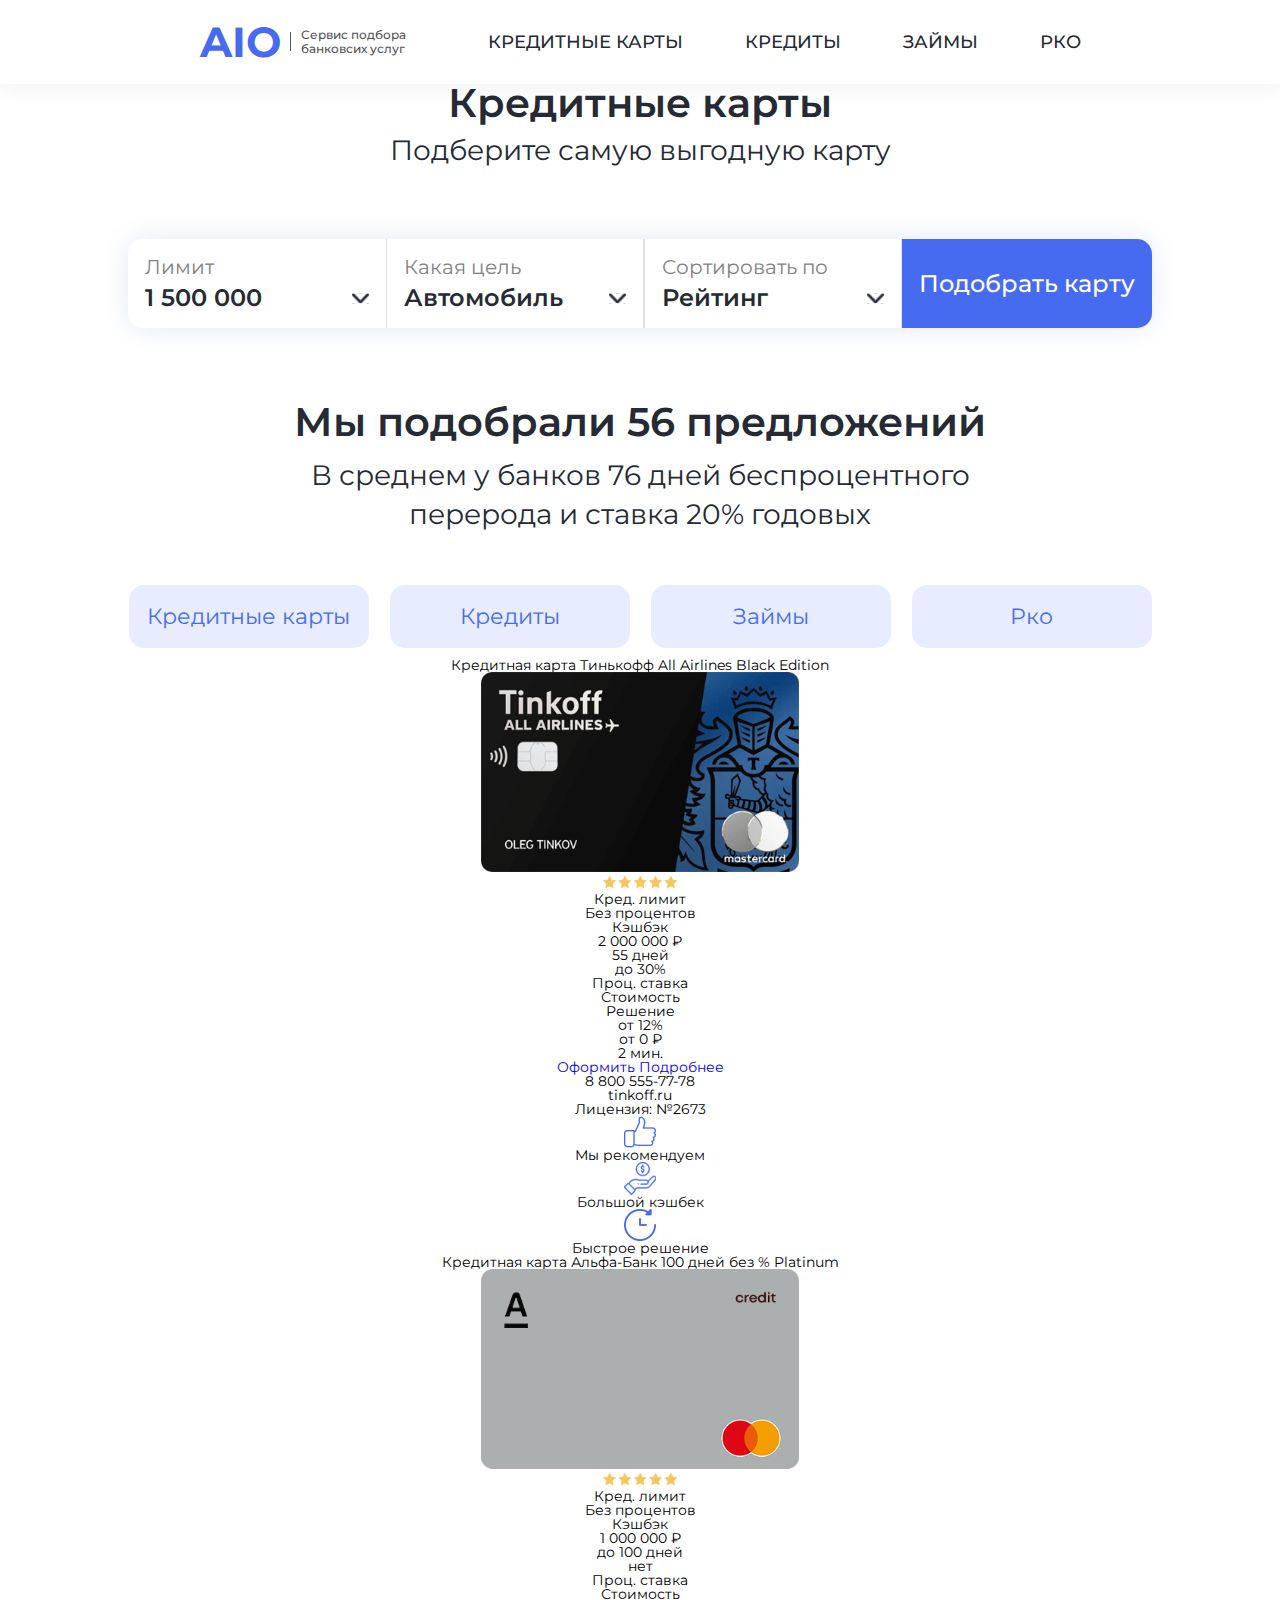
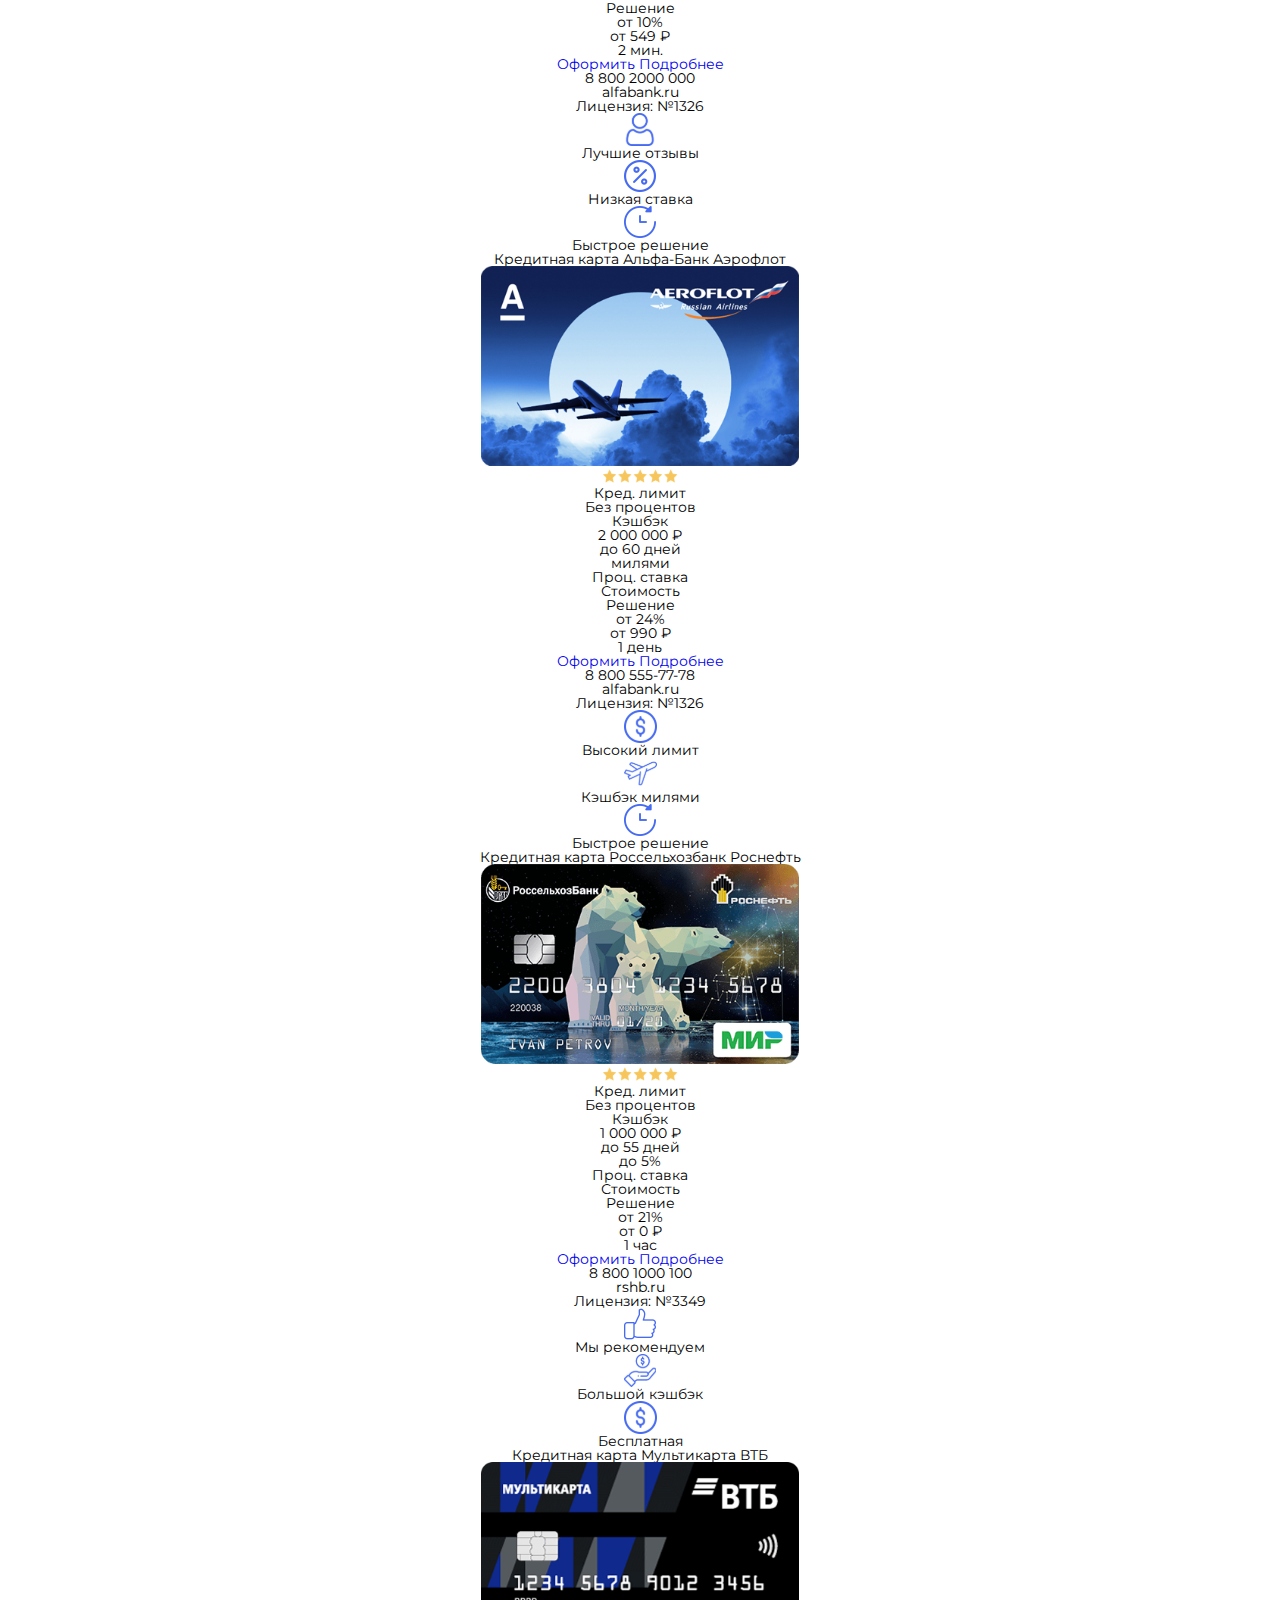
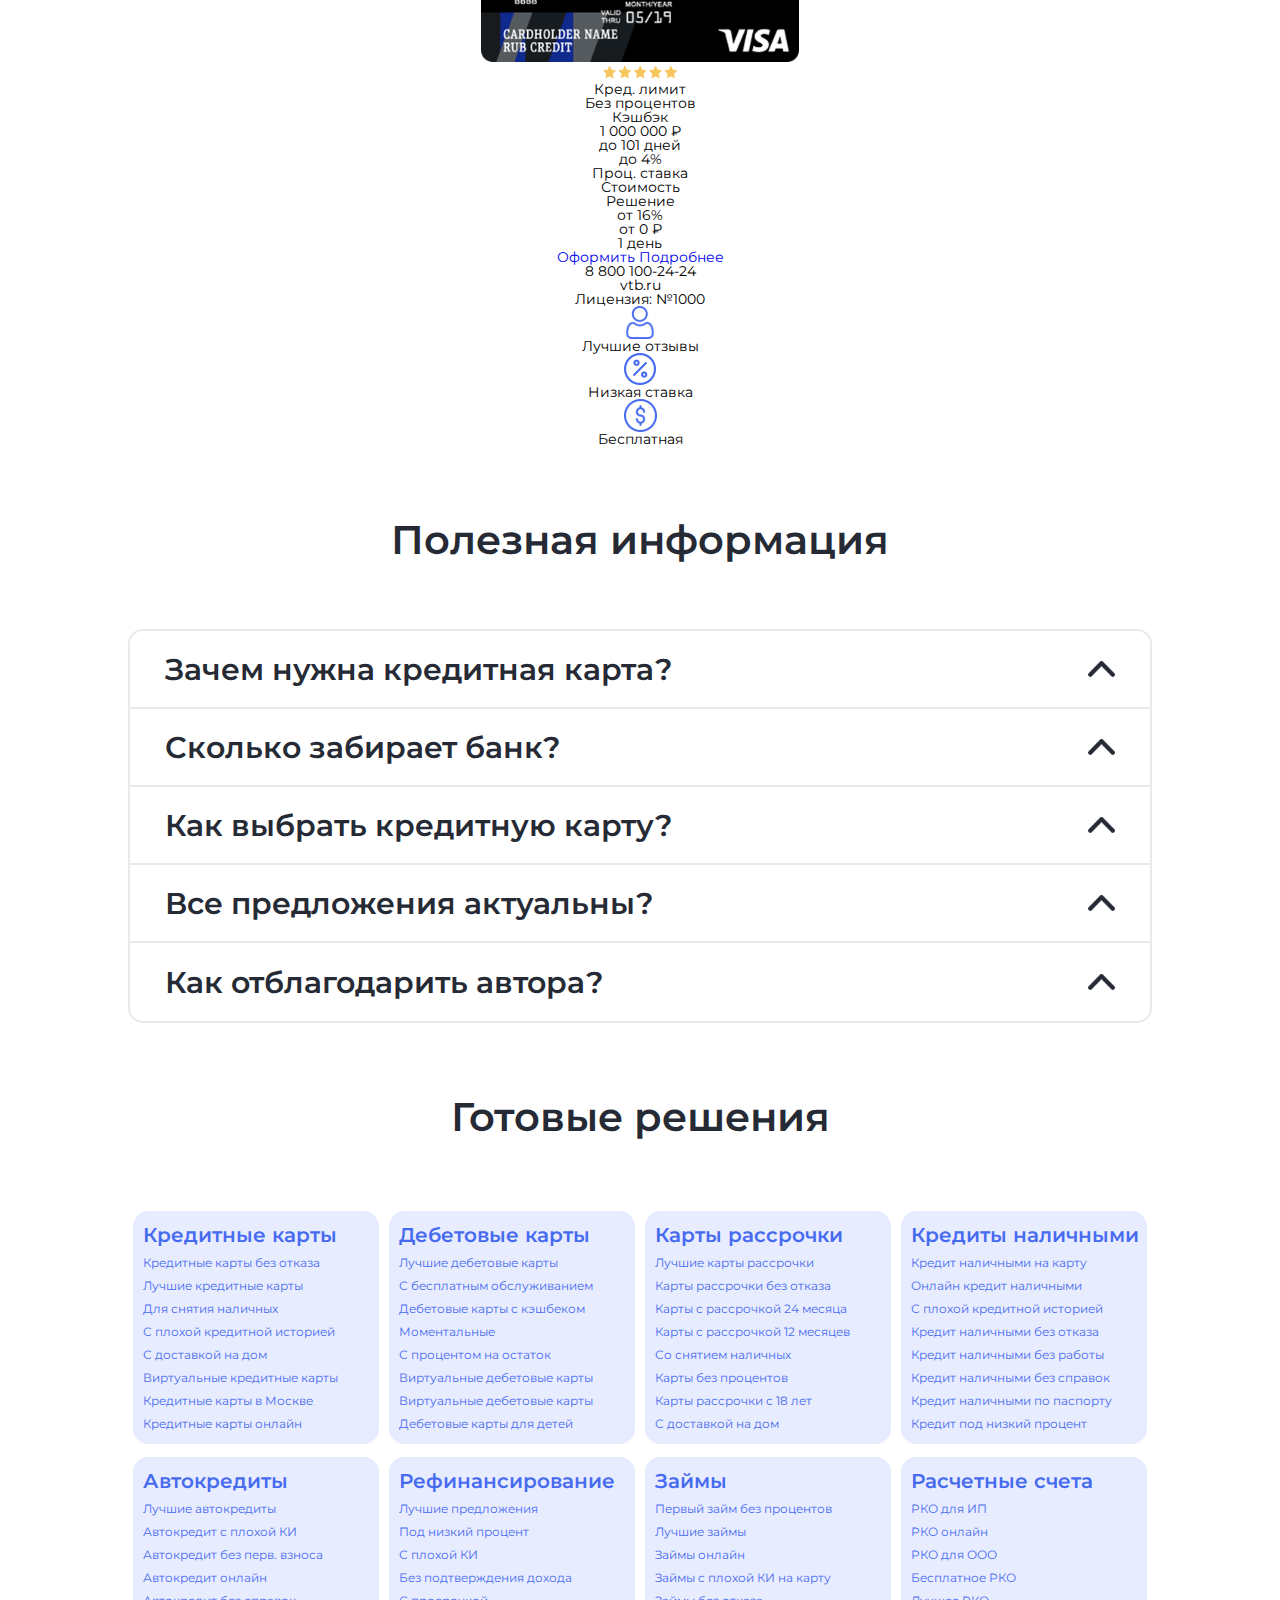
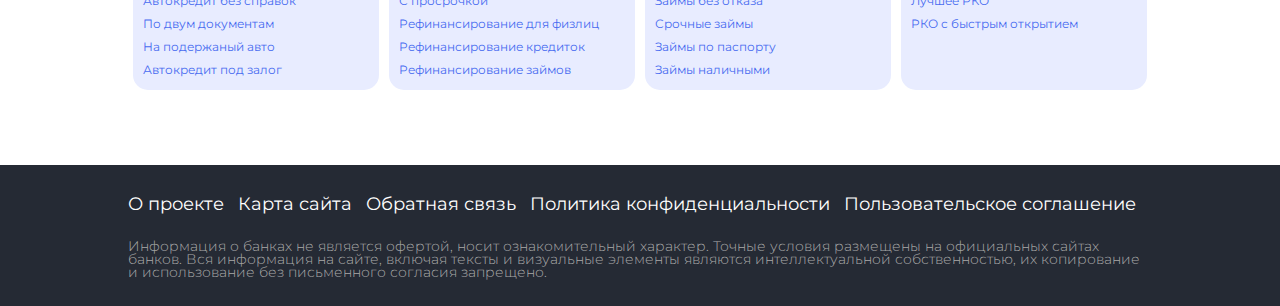
<file: credit-cart.html>
<!DOCTYPE html>
<html lang="en">

<head>
    <meta charset="UTF-8">
    <meta http-equiv="X-UA-Compatible" content="IE=edge">
    <meta name="viewport" content="width=device-width, initial-scale=1.0">
    <link rel="stylesheet" href="./css/style.css">
    <link rel="stylesheet" href="./css/credit-card-style.css">
    <title>AIOBank</title>
</head>

<body>
    <div class="wrapper">
        <header class="header">
            <div class="container">
                <nav class="header__nav">
                    <a href="./index.html" class="header__logo">
                        AIO <span>Сервис подбора <br> банковсих услуг</span>
                        <div class="vert-line"></div>
                    </a>
                    <ul class="header__list">
                        <li class="header__item">
                            <a href="#!" class="header__link">кредитные карты</a>
                        </li>
                        <li class="header__item">
                            <a href="#!" class="header__link">кредиты</a>
                        </li>
                        <li class="header__item">
                            <a href="#!" class="header__link">займы</a>
                        </li>
                        <li class="header__item">
                            <a href="#!" class="header__link">рко</a>
                        </li>
                    </ul>
                </nav>
            </div>
        </header>
        <main class="page">

            <section class="credit-card">
                <div class="container">
                    <h2 class="credit-card__title title">Кредитные карты</h2>
                    <p class="credit-card__sub-title">Подберите самую выгодную карту</p>
                    <div class="selection__dropdowns dropdowns">
                        <ul class="dropdowns-list">
                            <li class="dropdown-item">
                                <button class="dropdown__control dropdown__control-border">
                                    <div class="dropdown__control-content">
                                        <p class="dropdown__text">Лимит</p>
                                        <h3 class="dropdown__selected">1 500 000</h3>
                                    </div>
                                    <i class="dropdown__icon">
                                        <img src="/img/PinClipart 2.svg" alt="">
                                    </i>
                                </button>
                                <ul class="dropdown__menu-list">
                                    <li class="dropdown__menu-item"></li>
                                </ul>
                            </li>
                            <li class="dropdown-item">
                                <button class="dropdown__control">
                                    <div class="dropdown__control-content">
                                        <p class="dropdown__text">Какая цель</p>
                                        <h3 class="dropdown__selected">Автомобиль</h3>
                                    </div>
                                    <i class="dropdown__icon">
                                        <img src="/img/PinClipart 2.svg" alt="">
                                    </i>
                                </button>
                                <ul class="dropdown__menu-list">
                                    <li class="dropdown__menu-item"></li>
                                </ul>
                            </li>
                            <li class="dropdown-item">
                                <button class="dropdown__control">
                                    <div class="dropdown__control-content">
                                        <p class="dropdown__text">Сортировать по</p>
                                        <h3 class="dropdown__selected">Рейтинг</h3>
                                    </div>
                                    <i class="dropdown__icon">
                                        <img src="/img/PinClipart 2.svg" alt="">
                                    </i>
                                </button>
                                <ul class="dropdown__menu-list">

                                    <li class="dropdown__menu-item">Кред. лимит</li>
                                    <li class="dropdown__menu-item">Проц. ставка</li>
                                    <li class="dropdown__menu-item">Кэшбэк</li>
                                    <li class="dropdown__menu-item">Рейтинг</li>
                                    <li class="dropdown__menu-item">Обслуживание</li>
                                </ul>
                            </li>
                            <button class="dropdown__btn">Подобрать карту</button>
                        </ul>
                    </div>
                </div>
            </section>

            <section class="offers">
                <div class="container">
                    <h2 class="offers__title title">Мы подобрали 56 предложений</h2>
                    <p class="offers__sub-title">В среднем у банков 76 дней беспроцентного перерода и ставка 20% годовых
                    </p>
                    <div class="offers__btns buttons__list">
                        <a href="#!" class="offers__btn buttons__item">Кредитные карты</a>
                        <a href="#!" class="offers__btn buttons__item">Кредиты</a>
                        <a href="#!" class="offers__btn buttons__item">Займы</a>
                        <a href="#!" class="offers__btn buttons__item">Рко</a>
                    </div>
                </div>
            </section>

            <section class="cards">
                <div class="container">
                    <div class="credit-cards__cards">
                        <div class="credit-cards__card">
                            <h2 class="credit-cards__card-title">Кредитная карта Тинькофф All Airlines Black Edition
                            </h2>
                            <div class="credit-cards__bottom">
                                <img src="./img/tinkoff-card.svg" alt="">
                                <div class="credit-cards__card-info">
                                    <div class="credit-cards__card-stars">
                                        <img src="./img/stars.svg" alt="">
                                    </div>
                                    <div class="credit-cards__card-columns">
                                        <div class="credit-cards__column-text">
                                            <p>Кред. лимит</p>
                                            <p>Без процентов</p>
                                            <p>Кэшбэк</p>
                                        </div>
                                        <div class="credit-cards__column-nums">
                                            <p>2 000 000 ₽</p>
                                            <p>55 дней</p>
                                            <p>до 30%</p>
                                        </div>
                                        <div class="credit-cards__column-text">
                                            <p>Проц. ставка</p>
                                            <p>Стоимость</p>
                                            <p>Решение</p>
                                        </div>
                                        <div class="credit-cards__column-nums">
                                            <p>от 12%</p>
                                            <p>от 0 ₽</p>
                                            <p>2 мин.</p>
                                        </div>
                                    </div>
                                    <div class="credit-cards__card-btns">
                                        <a href="#!" class="credit-cards__card-btn">Оформить</a>
                                        <a href="./tinkoff-bank.html" class="credit-cards__card-btn">Подробнее</a>
                                    </div>
                                    <div class="credit-cards__card-footer">
                                        <p>8 800 555-77-78</p>
                                        <p>tinkoff.ru</p>
                                        <p>Лицензия: №2673</p>
                                    </div>
                                </div>
                                <div class="credit-cards__card-dignities">
                                    <div class="credit-cards__card-dignity">
                                        <img src="./img/like.svg" alt="" class="credit-cards__card-dignity-img">
                                        <p>Мы рекомендуем</p>
                                    </div>
                                    <div class="credit-cards__card-dignity">
                                        <img src="./img/hand.svg" alt="" class="credit-cards__card-dignity-img">
                                        <p>Большой кэшбек</p>
                                    </div>
                                    <div class="credit-cards__card-dignity">
                                        <img src="./img/future.svg" alt="" class="credit-cards__card-dignity-img">
                                        <p>Быстрое решение</p>
                                    </div>
                                </div>
                            </div>
                        </div>
                        <div class="credit-cards__card">
                            <h2 class="credit-cards__card-title">Кредитная карта Альфа-Банк 100 дней без % Platinum</h2>
                            <div class="credit-cards__bottom">
                                <img src="./img/alfa-bank-card.svg" alt="">
                                <div class="credit-cards__card-info">
                                    <div class="credit-cards__card-stars">
                                        <img src="./img/stars.svg" alt="">
                                    </div>
                                    <div class="credit-cards__card-columns">
                                        <div class="credit-cards__column-text">
                                            <p>Кред. лимит</p>
                                            <p>Без процентов</p>
                                            <p>Кэшбэк</p>
                                        </div>
                                        <div class="credit-cards__column-nums">
                                            <p>1 000 000 ₽</p>
                                            <p>до 100 дней</p>
                                            <p>нет</p>
                                        </div>
                                        <div class="credit-cards__column-text">
                                            <p>Проц. ставка</p>
                                            <p>Стоимость</p>
                                            <p>Решение</p>
                                        </div>
                                        <div class="credit-cards__column-nums">
                                            <p>от 10%</p>
                                            <p>от 549 ₽</p>
                                            <p>2 мин.</p>
                                        </div>
                                    </div>
                                    <div class="credit-cards__card-btns">
                                        <a href="#!" class="credit-cards__card-btn">Оформить</a>
                                        <a href="#!" class="credit-cards__card-btn">Подробнее</a>
                                    </div>
                                    <div class="credit-cards__card-footer">
                                        <p>8 800 2000 000</p>
                                        <p>alfabank.ru</p>
                                        <p>Лицензия: №1326</p>
                                    </div>
                                </div>
                                <div class="credit-cards__card-dignities">
                                    <div class="credit-cards__card-dignity">
                                        <img src="./img/user.svg" alt="" class="credit-cards__card-dignity-img">
                                        <p>Лучшие отзывы</p>
                                    </div>
                                    <div class="credit-cards__card-dignity">
                                        <img src="./img/percentage.svg" alt="" class="credit-cards__card-dignity-img">
                                        <p>Низкая ставка </p>
                                    </div>
                                    <div class="credit-cards__card-dignity">
                                        <img src="./img/future.svg" alt="" class="credit-cards__card-dignity-img">
                                        <p>Быстрое решение</p>
                                    </div>
                                </div>
                            </div>
                        </div>
                        <div class="credit-cards__card">
                            <h2 class="credit-cards__card-title">Кредитная карта Альфа-Банк Аэрофлот</h2>
                            <div class="credit-cards__bottom">
                                <img src="./img/alpha-airo.svg" alt="">
                                <div class="credit-cards__card-info">
                                    <div class="credit-cards__card-stars">
                                        <img src="./img/stars.svg" alt="">
                                    </div>
                                    <div class="credit-cards__card-columns">
                                        <div class="credit-cards__column-text">
                                            <p>Кред. лимит</p>
                                            <p>Без процентов</p>
                                            <p>Кэшбэк</p>
                                        </div>
                                        <div class="credit-cards__column-nums">
                                            <p>2 000 000 ₽</p>
                                            <p>до 60 дней</p>
                                            <p>милями</p>
                                        </div>
                                        <div class="credit-cards__column-text">
                                            <p>Проц. ставка</p>
                                            <p>Стоимость</p>
                                            <p>Решение</p>
                                        </div>
                                        <div class="credit-cards__column-nums">
                                            <p>от 24%</p>
                                            <p>от 990 ₽</p>
                                            <p>1 день</p>
                                        </div>
                                    </div>
                                    <div class="credit-cards__card-btns">
                                        <a href="#!" class="credit-cards__card-btn">Оформить</a>
                                        <a href="#!" class="credit-cards__card-btn">Подробнее</a>
                                    </div>
                                    <div class="credit-cards__card-footer">
                                        <p>8 800 555-77-78</p>
                                        <p>alfabank.ru</p>
                                        <p>Лицензия: №1326</p>
                                    </div>
                                </div>
                                <div class="credit-cards__card-dignities">
                                    <div class="credit-cards__card-dignity">
                                        <img src="./img/dollar.svg" alt="" class="credit-cards__card-dignity-img">
                                        <p>Высокий лимит</p>
                                    </div>
                                    <div class="credit-cards__card-dignity">
                                        <img src="./img/airplane.svg" alt="" class="credit-cards__card-dignity-img">
                                        <p>Кэшбэк милями</p>
                                    </div>
                                    <div class="credit-cards__card-dignity">
                                        <img src="./img/future.svg" alt="" class="credit-cards__card-dignity-img">
                                        <p>Быстрое решение</p>
                                    </div>
                                </div>
                            </div>
                        </div>
                        <div class="credit-cards__card">
                            <h2 class="credit-cards__card-title">Кредитная карта Россельхозбанк Роснефть</h2>
                            <div class="credit-cards__bottom">
                                <img src="./img/rosselh-card.svg" alt="">
                                <div class="credit-cards__card-info">
                                    <div class="credit-cards__card-stars">
                                        <img src="./img/stars.svg" alt="">
                                    </div>
                                    <div class="credit-cards__card-columns">
                                        <div class="credit-cards__column-text">
                                            <p>Кред. лимит</p>
                                            <p>Без процентов</p>
                                            <p>Кэшбэк</p>
                                        </div>
                                        <div class="credit-cards__column-nums">
                                            <p>1 000 000 ₽</p>
                                            <p>до 55 дней</p>
                                            <p>до 5%</p>
                                        </div>
                                        <div class="credit-cards__column-text">
                                            <p>Проц. ставка</p>
                                            <p>Стоимость</p>
                                            <p>Решение</p>
                                        </div>
                                        <div class="credit-cards__column-nums">
                                            <p>от 21%</p>
                                            <p>от 0 ₽</p>
                                            <p>1 час</p>
                                        </div>
                                    </div>
                                    <div class="credit-cards__card-btns">
                                        <a href="#!" class="credit-cards__card-btn">Оформить</a>
                                        <a href="#!" class="credit-cards__card-btn">Подробнее</a>
                                    </div>
                                    <div class="credit-cards__card-footer">
                                        <p>8 800 1000 100</p>
                                        <p>rshb.ru</p>
                                        <p>Лицензия: №3349</p>
                                    </div>
                                </div>
                                <div class="credit-cards__card-dignities">
                                    <div class="credit-cards__card-dignity">
                                        <img src="./img/like.svg" alt="" class="credit-cards__card-dignity-img">
                                        <p>Мы рекомендуем</p>
                                    </div>
                                    <div class="credit-cards__card-dignity">
                                        <img src="./img/hand.svg" alt="" class="credit-cards__card-dignity-img">
                                        <p>Большой кэшбэк</p>
                                    </div>
                                    <div class="credit-cards__card-dignity">
                                        <img src="./img/dollar.svg" alt="" class="credit-cards__card-dignity-img">
                                        <p>Бесплатная</p>
                                    </div>
                                </div>
                            </div>
                        </div>
                        <div class="credit-cards__card">
                            <h2 class="credit-cards__card-title">Кредитная карта Мультикарта ВТБ</h2>
                            <div class="credit-cards__bottom">
                                <img src="./img/vtb-card.svg" alt="">
                                <div class="credit-cards__card-info">
                                    <div class="credit-cards__card-stars">
                                        <img src="./img/stars.svg" alt="">
                                    </div>
                                    <div class="credit-cards__card-columns">
                                        <div class="credit-cards__column-text">
                                            <p>Кред. лимит</p>
                                            <p>Без процентов</p>
                                            <p>Кэшбэк</p>
                                        </div>
                                        <div class="credit-cards__column-nums">
                                            <p>1 000 000 ₽</p>
                                            <p>до 101 дней</p>
                                            <p>до 4%</p>
                                        </div>
                                        <div class="credit-cards__column-text">
                                            <p>Проц. ставка</p>
                                            <p>Стоимость</p>
                                            <p>Решение</p>
                                        </div>
                                        <div class="credit-cards__column-nums">
                                            <p>от 16%</p>
                                            <p>от 0 ₽</p>
                                            <p>1 день</p>
                                        </div>
                                    </div>
                                    <div class="credit-cards__card-btns">
                                        <a href="#!" class="credit-cards__card-btn">Оформить</a>
                                        <a href="#!" class="credit-cards__card-btn">Подробнее</a>
                                    </div>
                                    <div class="credit-cards__card-footer">
                                        <p>8 800 100-24-24</p>
                                        <p>vtb.ru</p>
                                        <p>Лицензия: №1000</p>
                                    </div>
                                </div>
                                <div class="credit-cards__card-dignities">
                                    <div class="credit-cards__card-dignity">
                                        <img src="./img/user.svg" alt="" class="credit-cards__card-dignity-img">
                                        <p>Лучшие отзывы</p>
                                    </div>
                                    <div class="credit-cards__card-dignity">
                                        <img src="./img/percentage.svg" alt="" class="credit-cards__card-dignity-img">
                                        <p>Низкая ставка</p>
                                    </div>
                                    <div class="credit-cards__card-dignity">
                                        <img src="./img/dollar.svg" alt="" class="credit-cards__card-dignity-img">
                                        <p>Бесплатная</p>
                                    </div>
                                </div>
                            </div>
                        </div>
                    </div>
            </section>

            <section class="info">
                <div class="container">
                    <div class="info__body">
                        <h2 class="info__title title">Полезная информация</h2>
                        <ul class="info__accordion accordion-list">
                            <li class="accordion">
                                <button class="accordion__control">
                                    <span class="accordion__title">Зачем нужна кредитная карта?</span>
                                    <i class="accordion__icon">
                                        <img src="/img/PinClipart.svg" alt="">
                                    </i>
                                </button>
                                <div class="accordion__content">
                                    Если вам не хватает своих средств для покупки желанного товара или услуги, на помощь
                                    придет кредитная карта в Москве.
                                    Это отличный способ быстро получить нужную сумму.
                                </div>
                            </li>
                            <li class="accordion">
                                <button class="accordion__control">
                                    <span class="accordion__title">Сколько забирает банк?</span>
                                    <i class="accordion__icon">
                                        <img src="/img/PinClipart.svg" alt="">
                                    </i>
                                </button>
                                <div class="accordion__content">
                                </div>
                            </li>
                            <li class="accordion">
                                <button class="accordion__control">
                                    <span class="accordion__title">Как выбрать кредитную карту?</span>
                                    <i class="accordion__icon">
                                        <img src="/img/PinClipart.svg" alt="">
                                    </i>
                                </button>
                                <div class="accordion__content">
                                </div>
                            </li>
                            <li class="accordion">
                                <button class="accordion__control">
                                    <span class="accordion__title">Все предложения актуальны?</span>
                                    <i class="accordion__icon">
                                        <img src="/img/PinClipart.svg" alt="">
                                    </i>
                                </button>
                                <div class="accordion__content">
                                </div>
                            </li>
                            <li class="accordion">
                                <button class="accordion__control accordion__last-control">
                                    <span class="accordion__title">Как отблагодарить автора?</span>
                                    <i class="accordion__icon">
                                        <img src="/img/PinClipart.svg" alt="">
                                    </i>
                                </button>
                                <div class="accordion__content accordion__last-content">
                                </div>
                            </li>
                        </ul>
                    </div>
                </div>
            </section>
            
            <section class="ready-solutions">
                <div class="container">
                    <div class="ready-solutions__body">
                        <h2 class="ready-solutions__title title">Готовые решения</h2>
                    </div>
                    <div class="ready-solutions__cards">
                        <div class="ready-solutions__cards-row">
                            <div class="ready-solutions__card">
                                <h3 class="ready-solutions__card-title">Кредитные карты</h3>
                                <a href="#!" class="ready-solutions__card-link">Кредитные карты без отказа</a>
                                <a href="#!" class="ready-solutions__card-link">Лучшие кредитные карты</a>
                                <a href="#!" class="ready-solutions__card-link">Для снятия наличных</a>
                                <a href="#!" class="ready-solutions__card-link">С плохой кредитной историей</a>
                                <a href="#!" class="ready-solutions__card-link">С доставкой на дом</a>
                                <a href="#!" class="ready-solutions__card-link">Виртуальные кредитные карты</a>
                                <a href="#!" class="ready-solutions__card-link">Кредитные карты в Москве</a>
                                <a href="#!" class="ready-solutions__card-link">Кредитные карты онлайн</a>
                            </div>
                            <div class="ready-solutions__card">
                                <h3 class="ready-solutions__card-title">Дебетовые карты</h3>
                                <a href="#!" class="ready-solutions__card-link">Лучшие дебетовые карты</a>
                                <a href="#!" class="ready-solutions__card-link">С бесплатным обслуживанием</a>
                                <a href="#!" class="ready-solutions__card-link">Дебетовые карты с кэшбеком</a>
                                <a href="#!" class="ready-solutions__card-link">Моментальные</a>
                                <a href="#!" class="ready-solutions__card-link">С процентом на остаток</a>
                                <a href="#!" class="ready-solutions__card-link">Виртуальные дебетовые карты</a>
                                <a href="#!" class="ready-solutions__card-link">Виртуальные дебетовые карты</a>
                                <a href="#!" class="ready-solutions__card-link">Дебетовые карты для детей</a>
                            </div>
                            <div class="ready-solutions__card">
                                <h3 class="ready-solutions__card-title">Карты рассрочки</h3>
                                <a href="#!" class="ready-solutions__card-link">Лучшие карты рассрочки</a>
                                <a href="#!" class="ready-solutions__card-link">Карты рассрочки без отказа</a>
                                <a href="#!" class="ready-solutions__card-link">Карты с рассрочкой 24 месяца</a>
                                <a href="#!" class="ready-solutions__card-link">Карты с рассрочкой 12 месяцев</a>
                                <a href="#!" class="ready-solutions__card-link">Со снятием наличных</a>
                                <a href="#!" class="ready-solutions__card-link">Карты без процентов</a>
                                <a href="#!" class="ready-solutions__card-link">Карты рассрочки с 18 лет</a>
                                <a href="#!" class="ready-solutions__card-link">С доставкой на дом</a>
                            </div>
                            <div class="ready-solutions__card">
                                <h3 class="ready-solutions__card-title">Кредиты наличными</h3>
                                <a href="#!" class="ready-solutions__card-link">Кредит наличными на карту</a>
                                <a href="#!" class="ready-solutions__card-link">Онлайн кредит наличными</a>
                                <a href="#!" class="ready-solutions__card-link">С плохой кредитной историей</a>
                                <a href="#!" class="ready-solutions__card-link">Кредит наличными без отказа</a>
                                <a href="#!" class="ready-solutions__card-link">Кредит наличными без работы</a>
                                <a href="#!" class="ready-solutions__card-link">Кредит наличными без справок</a>
                                <a href="#!" class="ready-solutions__card-link">Кредит наличными по паспорту</a>
                                <a href="#!" class="ready-solutions__card-link">Кредит под низкий процент</a>
                            </div>
                        </div>
                        <div class="ready-solutions__cards-row">
                            <div class="ready-solutions__card">
                                <h3 class="ready-solutions__card-title">Автокредиты</h3>
                                <a href="#!" class="ready-solutions__card-link">Лучшие автокредиты</a>
                                <a href="#!" class="ready-solutions__card-link">Автокредит с плохой КИ</a>
                                <a href="#!" class="ready-solutions__card-link">Автокредит без перв. взноса</a>
                                <a href="#!" class="ready-solutions__card-link">Автокредит онлайн</a>
                                <a href="#!" class="ready-solutions__card-link">Автокредит без справок</a>
                                <a href="#!" class="ready-solutions__card-link">По двум документам</a>
                                <a href="#!" class="ready-solutions__card-link">На подержаный авто</a>
                                <a href="#!" class="ready-solutions__card-link">Автокредит под залог</a>
                            </div>
                            <div class="ready-solutions__card">
                                <h3 class="ready-solutions__card-title">Рефинансирование</h3>
                                <a href="#!" class="ready-solutions__card-link">Лучшие предложения</a>
                                <a href="#!" class="ready-solutions__card-link">Под низкий процент</a>
                                <a href="#!" class="ready-solutions__card-link">С плохой КИ</a>
                                <a href="#!" class="ready-solutions__card-link">Без подтверждения дохода</a>
                                <a href="#!" class="ready-solutions__card-link">С просрочкой</a>
                                <a href="#!" class="ready-solutions__card-link">Рефинансирование для физлиц</a>
                                <a href="#!" class="ready-solutions__card-link">Рефинансирование кредиток</a>
                                <a href="#!" class="ready-solutions__card-link">Рефинансирование займов</a>
                            </div>
                            <div class="ready-solutions__card">
                                <h3 class="ready-solutions__card-title">Займы</h3>
                                <a href="#!" class="ready-solutions__card-link">Первый займ без процентов</a>
                                <a href="#!" class="ready-solutions__card-link">Лучшие займы</a>
                                <a href="#!" class="ready-solutions__card-link">Займы онлайн</a>
                                <a href="#!" class="ready-solutions__card-link">Займы с плохой КИ на карту</a>
                                <a href="#!" class="ready-solutions__card-link">Займы без отказа</a>
                                <a href="#!" class="ready-solutions__card-link">Срочные займы</a>
                                <a href="#!" class="ready-solutions__card-link">Займы по паспорту</a>
                                <a href="#!" class="ready-solutions__card-link">Займы наличными</a>
                            </div>
                            <div class="ready-solutions__card">
                                <h3 class="ready-solutions__card-title">Расчетные счета</h3>
                                <a href="#!" class="ready-solutions__card-link">РКО для ИП</a>
                                <a href="#!" class="ready-solutions__card-link">РКО онлайн</a>
                                <a href="#!" class="ready-solutions__card-link">РКО для ООО</a>
                                <a href="#!" class="ready-solutions__card-link">Бесплатное РКО</a>
                                <a href="#!" class="ready-solutions__card-link">Лучшее РКО</a>
                                <a href="#!" class="ready-solutions__card-link">РКО с быстрым открытием</a>
                                <a href="#!" class="ready-solutions__card-link"></a>
                                <a href="#!" class="ready-solutions__card-link"></a>
                            </div>
                        </div>
                    </div>
                </div>
            </section>

        </main>
        <footer class="footer">
            <div class="container">
                <div class="footer__body">
                    <ul class="footer__list">
                        <li class="footer__item">
                            <a href="" class="footer__link">О проекте</a>
                        </li>
                        <li class="footer__item">
                            <a href="" class="footer__link">Карта сайта</a>
                        </li>
                        <li class="footer__item">
                            <a href="" class="footer__link">Обратная связь</a>
                        </li>
                        <li class="footer__item">
                            <a href="" class="footer__link">Политика конфиденциальности</a>
                        </li>
                        <li class="footer__item">
                            <a href="" class="footer__link">Пользовательское соглашение</a>
                        </li>
                    </ul>
                    <p class="footer__text">
                        Информация о банках не является офертой, носит ознакомительный характер. Точные условия
                        размещены на официальных сайтах
                        банков. Вся информация на сайте, включая тексты и визуальные элементы являются интеллектуальной
                        собственностью, их
                        копирование и использование без письменного согласия запрещено.
                    </p>
                </div>
            </div>
        </footer>
    </div>
    <script src="./js/dropdown.js"></script>
    <script src="./js/accordion.js"></script>
</body>

</html>
</file>
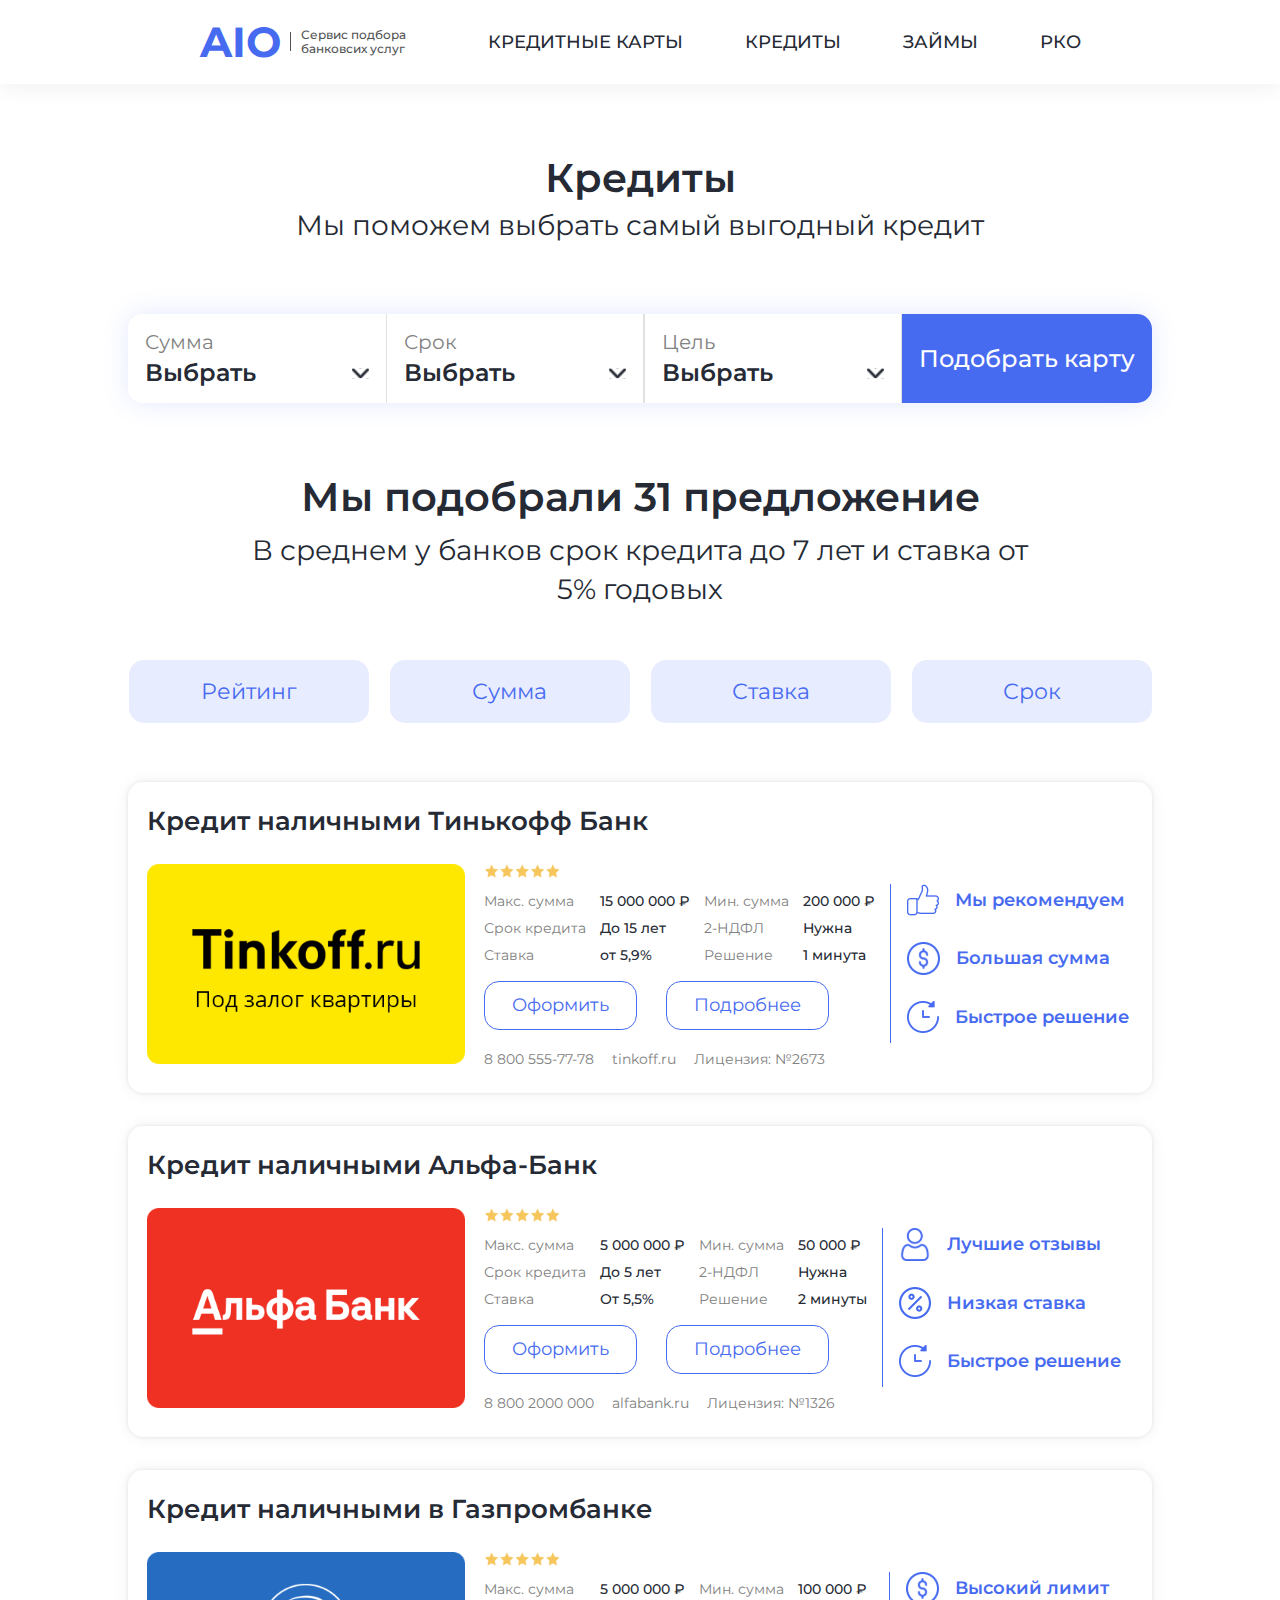
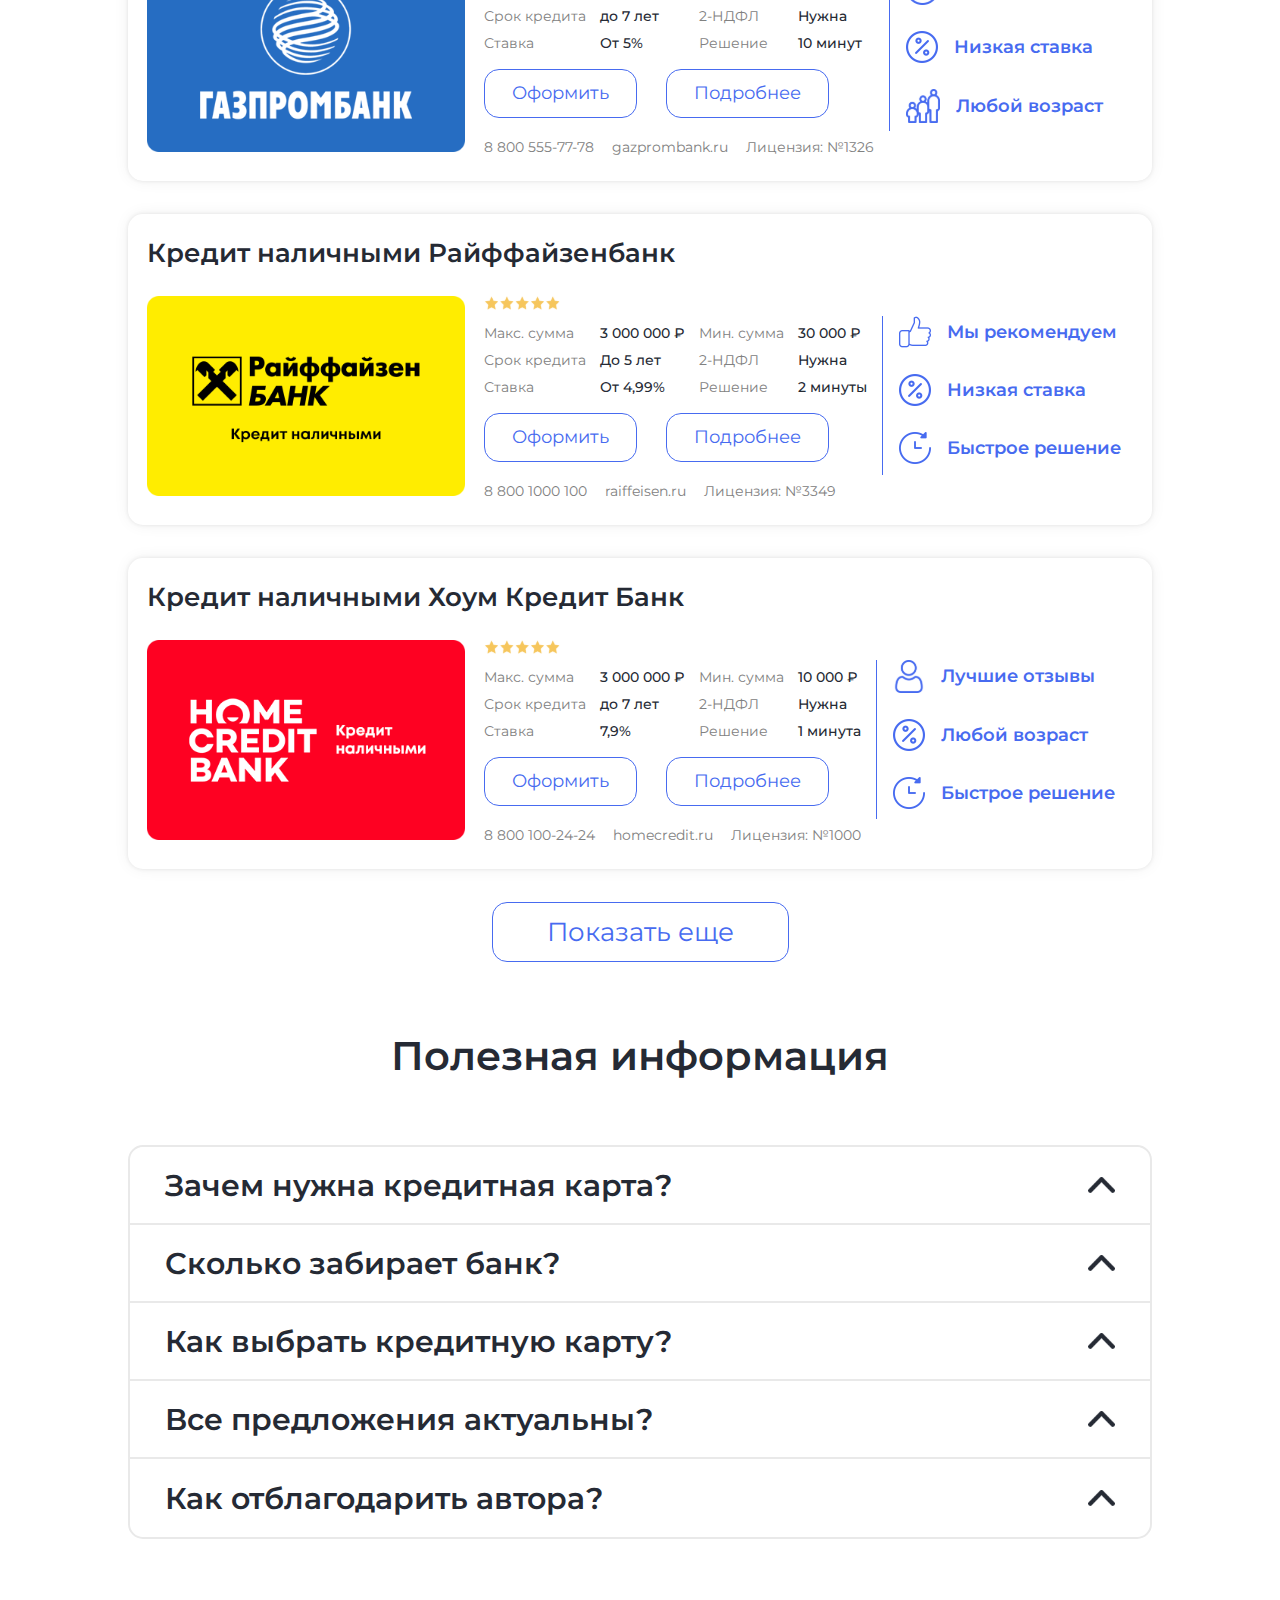
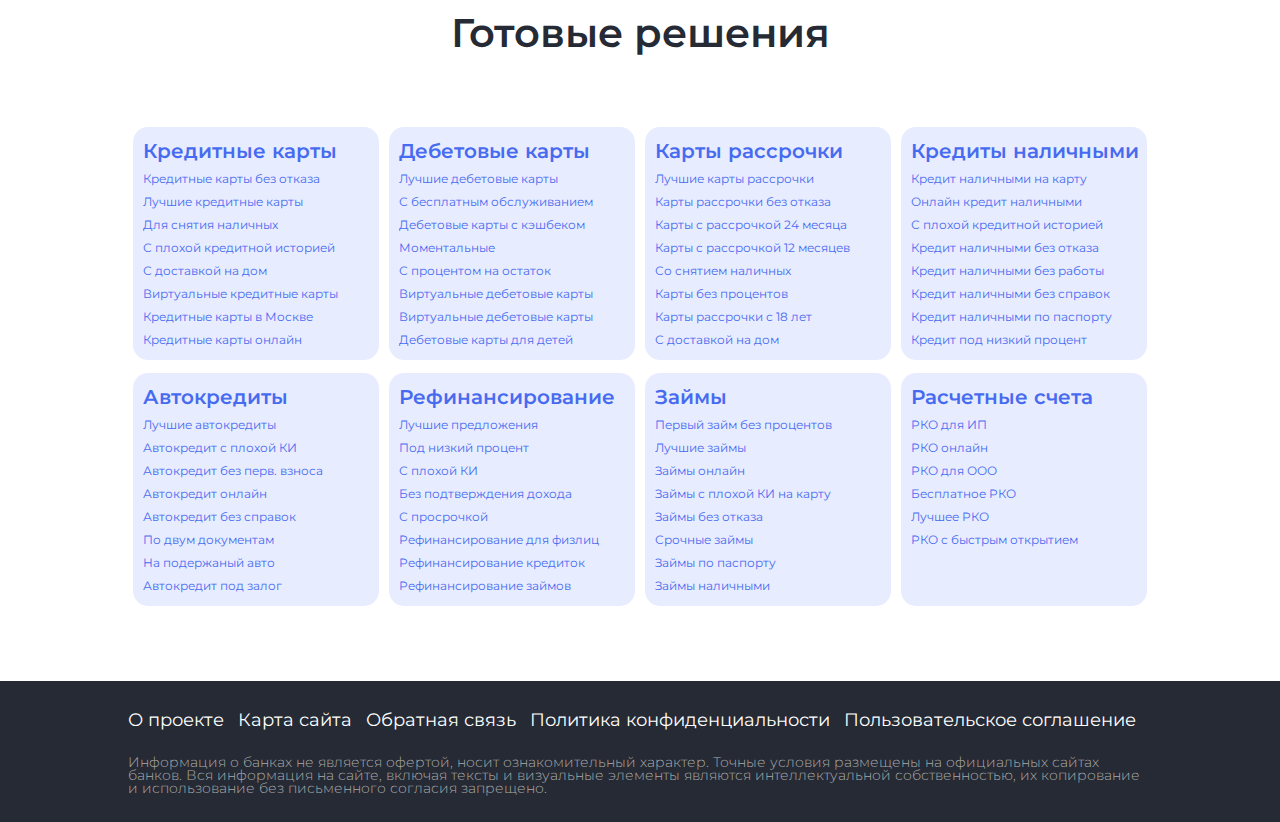
<file: credits.html>
<!DOCTYPE html>
<html lang="en">

<head>
    <meta charset="UTF-8">
    <meta http-equiv="X-UA-Compatible" content="IE=edge">
    <meta name="viewport" content="width=device-width, initial-scale=1.0">
    <title>AIObank</title>
    <link rel="stylesheet" href="./css/style.css">
    <link rel="stylesheet" href="./css/credits-style.css">
</head>

<body>
    <div class="wrapper">
        <header class="header">
            <div class="container">
                <nav class="header__nav">
                    <a class="header__logo" href="./index.html">
                        AIO <span>Сервис подбора <br> банковсих услуг</span>
                        <div class="vert-line"></div>
                    </a>
                    <ul class="header__list">
                        <li class="header__item">
                            <a href="./credit-card.html" class="header__link">кредитные карты</a>
                        </li>
                        <li class="header__item">
                            <a href="./credits.html" class="header__link">кредиты</a>
                        </li>
                        <li class="header__item">
                            <a href="./loans.html" class="header__link">займы</a>
                        </li>
                        <li class="header__item">
                            <a href="#!" class="header__link">рко</a>
                        </li>
                    </ul>
                </nav>
            </div>
        </header>
        <main class="page">
            <section class="credits">
                <div class="container credits__container">
                    <h2 class="credits__title title">Кредиты</h2>
                    <p class="credits__sub-title">Мы поможем выбрать самый выгодный кредит</p>
                    <div class="selection__dropdowns dropdowns">
                        <ul class="dropdowns-list">
                            <li class="dropdown-item">
                                <button class="dropdown__control dropdown__control-border">
                                    <div class="dropdown__control-content">
                                        <p class="dropdown__text">Сумма</p>
                                        <h3 class="dropdown__selected">Выбрать</h3>
                                    </div>
                                    <i class="dropdown__icon">
                                        <img src="/img/PinClipart 2.svg" alt="">
                                    </i>
                                </button>
                                <ul class="dropdown__menu-list">
                                    <li class="dropdown__menu-item">1 000 000 ₽</li>
                                    <li class="dropdown__menu-item">1 500 000 ₽</li>
                                    <li class="dropdown__menu-item">2 000 000 ₽</li>
                                </ul>
                            </li>
                            <li class="dropdown-item">
                                <button class="dropdown__control">
                                    <div class="dropdown__control-content">
                                        <p class="dropdown__text">Срок</p>
                                        <h3 class="dropdown__selected">Выбрать</h3>
                                    </div>
                                    <i class="dropdown__icon">
                                        <img src="/img/PinClipart 2.svg" alt="">
                                    </i>
                                </button>
                                <ul class="dropdown__menu-list">
                                    <li class="dropdown__menu-item">1 год</li>
                                    <li class="dropdown__menu-item">2 года</li>
                                    <li class="dropdown__menu-item">3 года</li>
                                </ul>
                            </li>
                            <li class="dropdown-item">
                                <button class="dropdown__control">
                                    <div class="dropdown__control-content">
                                        <p class="dropdown__text">Цель</p>
                                        <h3 class="dropdown__selected">Выбрать</h3>
                                    </div>
                                    <i class="dropdown__icon">
                                        <img src="/img/PinClipart 2.svg" alt="">
                                    </i>
                                </button>
                                <ul class="dropdown__menu-list">
                                    <li class="dropdown__menu-item">Автомобиль</li>
                                    <li class="dropdown__menu-item">Квартира</li>
                                    <li class="dropdown__menu-item">Дом</li>
                                </ul>
                            </li>
                            <button class="dropdown__btn">Подобрать карту</button>
                        </ul>
                    </div>
                </div>
            </section>

            <section class="offers">
                <div class="container offers__container">
                    <h2 class="offers__title title">Мы подобрали 31 предложение</h2>
                    <p class="offers__sub-title">В среднем у банков срок кредита до 7 лет
                        и ставка от 5% годовых
                    </p>
                    <div class="offers__btns buttons__list">
                        <a href="#!" class="offers__btn buttons__item">Рейтинг</a>
                        <a href="#!" class="offers__btn buttons__item">Сумма</a>
                        <a href="#!" class="offers__btn buttons__item">Ставка</a>
                        <a href="#!" class="offers__btn buttons__item">Срок</a>
                    </div>
                    <div class="offers__cards">
                        <div class="offers__card">
                            <h2 class="offers__card-title">Кредит наличными Тинькофф Банк
                            </h2>
                            <div class="offers__bottom">
                                <img src="./img/image 53.svg" alt="">
                                <div class="offers__card-info">
                                    <div class="offers__card-stars">
                                        <img src="./img/stars.svg" alt="">
                                    </div>
                                    <div class="offers__card-columns">
                                        <div class="offers__column-text">
                                            <p>Макс. сумма</p>
                                            <p>Срок кредита</p>
                                            <p>Ставка</p>
                                        </div>
                                        <div class="offers__column-nums">
                                            <p>15 000 000 ₽</p>
                                            <p>До 15 лет</p>
                                            <p>от 5,9%</p>
                                        </div>
                                        <div class="offers__column-text">
                                            <p>Мин. сумма</p>
                                            <p>2-НДФЛ</p>
                                            <p>Решение</p>
                                        </div>
                                        <div class="offers__column-nums">
                                            <p>200 000 ₽</p>
                                            <p>Нужна</p>
                                            <p>1 минута</p>
                                        </div>
                                    </div>
                                    <div class="offers__card-btns">
                                        <a href="#!" class="offers__card-btn">Оформить</a>
                                        <a href="./vtb-credit.html" class="offers__card-btn">Подробнее</a>
                                    </div>
                                    <div class="offers__card-footer">
                                        <p>8 800 555-77-78</p>
                                        <p>tinkoff.ru</p>
                                        <p>Лицензия: №2673</p>
                                    </div>
                                </div>
                                <div class="offers__card-dignities">
                                    <div class="offers__card-dignity">
                                        <img src="./img/like.svg" alt="" class="offers__card-dignity-img">
                                        <p>Мы рекомендуем</p>
                                    </div>
                                    <div class="offers__card-dignity">
                                        <img src="./img/dollar.svg" alt="" class="offers__card-dignity-img">
                                        <p>Большая сумма</p>
                                    </div>
                                    <div class="offers__card-dignity">
                                        <img src="./img/future.svg" alt="" class="offers__card-dignity-img">
                                        <p>Быстрое решение</p>
                                    </div>
                                </div>
                            </div>
                        </div>
                        <div class="offers__card">
                            <h2 class="offers__card-title">Кредит наличными Альфа-Банк</h2>
                            <div class="offers__bottom">
                                <img src="./img/image 56.svg" alt="">
                                <div class="offers__card-info">
                                    <div class="offers__card-stars">
                                        <img src="./img/stars.svg" alt="">
                                    </div>
                                    <div class="offers__card-columns">
                                        <div class="offers__column-text">
                                            <p>Макс. сумма</p>
                                            <p>Срок кредита</p>
                                            <p>Ставка</p>
                                        </div>
                                        <div class="offers__column-nums">
                                            <p>5 000 000 ₽</p>
                                            <p>До 5 лет</p>
                                            <p>От 5,5%</p>
                                        </div>
                                        <div class="offers__column-text">
                                            <p>Мин. сумма</p>
                                            <p>2-НДФЛ</p>
                                            <p>Решение</p>
                                        </div>
                                        <div class="offers__column-nums">
                                            <p>50 000 ₽</p>
                                            <p>Нужна</p>
                                            <p>2 минуты</p>
                                        </div>
                                    </div>
                                    <div class="offers__card-btns">
                                        <a href="#!" class="offers__card-btn">Оформить</a>
                                        <a href="#!" class="offers__card-btn">Подробнее</a>
                                    </div>
                                    <div class="offers__card-footer">
                                        <p>8 800 2000 000</p>
                                        <p>alfabank.ru</p>
                                        <p>Лицензия: №1326</p>
                                    </div>
                                </div>
                                <div class="offers__card-dignities">
                                    <div class="offers__card-dignity">
                                        <img src="./img/user.svg" alt="" class="credit-cards__card-dignity-img">
                                        <p>Лучшие отзывы</p>
                                    </div>
                                    <div class="offers__card-dignity">
                                        <img src="./img/percentage.svg" alt="" class="credit-cards__card-dignity-img">
                                        <p>Низкая ставка </p>
                                    </div>
                                    <div class="offers__card-dignity">
                                        <img src="./img/future.svg" alt="" class="credit-cards__card-dignity-img">
                                        <p>Быстрое решение</p>
                                    </div>
                                </div>
                            </div>
                        </div>
                        <div class="offers__card">
                            <h2 class="offers__card-title">Кредит наличными в Газпромбанке</h2>
                            <div class="offers__bottom">
                                <img src="./img/image 55.svg" alt="">
                                <div class="offers__card-info">
                                    <div class="offers__card-stars">
                                        <img src="./img/stars.svg" alt="">
                                    </div>
                                    <div class="offers__card-columns">
                                        <div class="offers__column-text">
                                            <p>Макс. сумма</p>
                                            <p>Срок кредита</p>
                                            <p>Ставка</p>
                                        </div>
                                        <div class="offers__column-nums">
                                            <p>5 000 000 ₽</p>
                                            <p>до 7 лет</p>
                                            <p>От 5%</p>
                                        </div>
                                        <div class="offers__column-text">
                                            <p>Мин. сумма</p>
                                            <p>2-НДФЛ</p>
                                            <p>Решение</p>
                                        </div>
                                        <div class="offers__column-nums">
                                            <p>100 000 ₽</p>
                                            <p>Нужна</p>
                                            <p>10 минут</p>
                                        </div>
                                    </div>
                                    <div class="offers__card-btns">
                                        <a href="#!" class="offers__card-btn">Оформить</a>
                                        <a href="#!" class="offers__card-btn">Подробнее</a>
                                    </div>
                                    <div class="offers__card-footer">
                                        <p>8 800 555-77-78</p>
                                        <p>gazprombank.ru</p>
                                        <p>Лицензия: №1326</p>
                                    </div>
                                </div>
                                <div class="offers__card-dignities">
                                    <div class="offers__card-dignity">
                                        <img src="./img/dollar.svg" alt="" class="offers__card-dignity-img">
                                        <p>Высокий лимит</p>
                                    </div>
                                    <div class="offers__card-dignity">
                                        <img src="./img/percentage.svg" alt="" class="offers__card-dignity-img">
                                        <p>Низкая ставка</p>
                                    </div>
                                    <div class="offers__card-dignity">
                                        <img src="./img/age-group.svg" alt="" class="offers__card-dignity-img">
                                        <p>Любой возраст</p>
                                    </div>
                                </div>
                            </div>
                        </div>
                        <div class="offers__card">
                            <h2 class="offers__card-title">Кредит наличными Райффайзенбанк</h2>
                            <div class="offers__bottom">
                                <img src="./img/image 57.svg" alt="">
                                <div class="offers__card-info">
                                    <div class="offers__card-stars">
                                        <img src="./img/stars.svg" alt="">
                                    </div>
                                    <div class="offers__card-columns">
                                        <div class="offers__column-text">
                                            <p>Макс. сумма</p>
                                            <p>Срок кредита</p>
                                            <p>Ставка</p>
                                        </div>
                                        <div class="offers__column-nums">
                                            <p>3 000 000 ₽</p>
                                            <p>До 5 лет</p>
                                            <p>От 4,99%</p>
                                        </div>
                                        <div class="offers__column-text">
                                            <p>Мин. сумма</p>
                                            <p>2-НДФЛ</p>
                                            <p>Решение</p>
                                        </div>
                                        <div class="offers__column-nums">
                                            <p>30 000 ₽</p>
                                            <p>Нужна</p>
                                            <p>2 минуты</p>
                                        </div>
                                    </div>
                                    <div class="offers__card-btns">
                                        <a href="#!" class="offers__card-btn">Оформить</a>
                                        <a href="#!" class="offers__card-btn">Подробнее</a>
                                    </div>
                                    <div class="offers__card-footer">
                                        <p>8 800 1000 100</p>
                                        <p>raiffeisen.ru</p>
                                        <p>Лицензия: №3349</p>
                                    </div>
                                </div>
                                <div class="offers__card-dignities">
                                    <div class="offers__card-dignity">
                                        <img src="./img/like.svg" alt="" class="offers__card-dignity-img">
                                        <p>Мы рекомендуем</p>
                                    </div>
                                    <div class="offers__card-dignity">
                                        <img src="./img/percentage.svg" alt="" class="offers__card-dignity-img">
                                        <p>Низкая ставка</p>
                                    </div>
                                    <div class="offers__card-dignity">
                                        <img src="./img/future.svg" alt="" class="offers__card-dignity-img">
                                        <p>Быстрое решение</p>
                                    </div>
                                </div>
                            </div>
                        </div>
                        <div class="offers__card">
                            <h2 class="offers__card-title">Кредит наличными Хоум Кредит Банк</h2>
                            <div class="offers__bottom">
                                <img src="./img/image 54.svg" alt="">
                                <div class="offers__card-info">
                                    <div class="offers__card-stars">
                                        <img src="./img/stars.svg" alt="">
                                    </div>
                                    <div class="offers__card-columns">
                                        <div class="offers__column-text">
                                            <p>Макс. сумма</p>
                                            <p>Срок кредита</p>
                                            <p>Ставка</p>
                                        </div>
                                        <div class="offers__column-nums">
                                            <p>3 000 000 ₽</p>
                                            <p>до 7 лет</p>
                                            <p>7,9%</p>
                                        </div>
                                        <div class="offers__column-text">
                                            <p>Мин. сумма</p>
                                            <p>2-НДФЛ</p>
                                            <p>Решение</p>
                                        </div>
                                        <div class="offers__column-nums">
                                            <p>10 000 ₽</p>
                                            <p>Нужна</p>
                                            <p>1 минута</p>
                                        </div>
                                    </div>
                                    <div class="offers__card-btns">
                                        <a href="#!" class="offers__card-btn">Оформить</a>
                                        <a href="#!" class="offers__card-btn">Подробнее</a>
                                    </div>
                                    <div class="offers__card-footer">
                                        <p>8 800 100-24-24</p>
                                        <p>homecredit.ru</p>
                                        <p>Лицензия: №1000</p>
                                    </div>
                                </div>
                                <div class="offers__card-dignities">
                                    <div class="offers__card-dignity">
                                        <img src="./img/user.svg" alt="" class="offers__card-dignity-img">
                                        <p>Лучшие отзывы</p>
                                    </div>
                                    <div class="offers__card-dignity">
                                        <img src="./img/percentage.svg" alt="" class="offers__card-dignity-img">
                                        <p>Любой возраст</p>
                                    </div>
                                    <div class="offers__card-dignity">
                                        <img src="./img/future.svg" alt="" class="offers__card-dignity-img">
                                        <p>Быстрое решение</p>
                                    </div>
                                </div>
                            </div>
                        </div>

                        <div class="offers__card">
                            <h2 class="offers__card-title">Кредит наличными Тинькофф Банк
                            </h2>
                            <div class="offers__bottom">
                                <img src="./img/image 53.svg" alt="">
                                <div class="offers__card-info">
                                    <div class="offers__card-stars">
                                        <img src="./img/stars.svg" alt="">
                                    </div>
                                    <div class="offers__card-columns">
                                        <div class="offers__column-text">
                                            <p>Макс. сумма</p>
                                            <p>Срок кредита</p>
                                            <p>Ставка</p>
                                        </div>
                                        <div class="offers__column-nums">
                                            <p>15 000 000 ₽</p>
                                            <p>До 15 лет</p>
                                            <p>от 5,9%</p>
                                        </div>
                                        <div class="offers__column-text">
                                            <p>Мин. сумма</p>
                                            <p>2-НДФЛ</p>
                                            <p>Решение</p>
                                        </div>
                                        <div class="offers__column-nums">
                                            <p>200 000 ₽</p>
                                            <p>Нужна</p>
                                            <p>1 минута</p>
                                        </div>
                                    </div>
                                    <div class="offers__card-btns">
                                        <a href="#!" class="offers__card-btn">Оформить</a>
                                        <a href="#!" class="offers__card-btn">Подробнее</a>
                                    </div>
                                    <div class="offers__card-footer">
                                        <p>8 800 555-77-78</p>
                                        <p>tinkoff.ru</p>
                                        <p>Лицензия: №2673</p>
                                    </div>
                                </div>
                                <div class="offers__card-dignities">
                                    <div class="offers__card-dignity">
                                        <img src="./img/like.svg" alt="" class="offers__card-dignity-img">
                                        <p>Мы рекомендуем</p>
                                    </div>
                                    <div class="offers__card-dignity">
                                        <img src="./img/dollar.svg" alt="" class="offers__card-dignity-img">
                                        <p>Большая сумма</p>
                                    </div>
                                    <div class="offers__card-dignity">
                                        <img src="./img/future.svg" alt="" class="offers__card-dignity-img">
                                        <p>Быстрое решение</p>
                                    </div>
                                </div>
                            </div>
                        </div>
                        <div class="offers__card">
                            <h2 class="offers__card-title">Кредит наличными Альфа-Банк</h2>
                            <div class="offers__bottom">
                                <img src="./img/image 56.svg" alt="">
                                <div class="offers__card-info">
                                    <div class="offers__card-stars">
                                        <img src="./img/stars.svg" alt="">
                                    </div>
                                    <div class="offers__card-columns">
                                        <div class="offers__column-text">
                                            <p>Макс. сумма</p>
                                            <p>Срок кредита</p>
                                            <p>Ставка</p>
                                        </div>
                                        <div class="offers__column-nums">
                                            <p>5 000 000 ₽</p>
                                            <p>До 5 лет</p>
                                            <p>От 5,5%</p>
                                        </div>
                                        <div class="offers__column-text">
                                            <p>Мин. сумма</p>
                                            <p>2-НДФЛ</p>
                                            <p>Решение</p>
                                        </div>
                                        <div class="offers__column-nums">
                                            <p>50 000 ₽</p>
                                            <p>Нужна</p>
                                            <p>2 минуты</p>
                                        </div>
                                    </div>
                                    <div class="offers__card-btns">
                                        <a href="#!" class="offers__card-btn">Оформить</a>
                                        <a href="#!" class="offers__card-btn">Подробнее</a>
                                    </div>
                                    <div class="offers__card-footer">
                                        <p>8 800 2000 000</p>
                                        <p>alfabank.ru</p>
                                        <p>Лицензия: №1326</p>
                                    </div>
                                </div>
                                <div class="offers__card-dignities">
                                    <div class="offers__card-dignity">
                                        <img src="./img/user.svg" alt="" class="credit-cards__card-dignity-img">
                                        <p>Лучшие отзывы</p>
                                    </div>
                                    <div class="offers__card-dignity">
                                        <img src="./img/percentage.svg" alt="" class="credit-cards__card-dignity-img">
                                        <p>Низкая ставка </p>
                                    </div>
                                    <div class="offers__card-dignity">
                                        <img src="./img/future.svg" alt="" class="credit-cards__card-dignity-img">
                                        <p>Быстрое решение</p>
                                    </div>
                                </div>
                            </div>
                        </div>
                        <div class="offers__card">
                            <h2 class="offers__card-title">Кредит наличными в Газпромбанке</h2>
                            <div class="offers__bottom">
                                <img src="./img/image 55.svg" alt="">
                                <div class="offers__card-info">
                                    <div class="offers__card-stars">
                                        <img src="./img/stars.svg" alt="">
                                    </div>
                                    <div class="offers__card-columns">
                                        <div class="offers__column-text">
                                            <p>Макс. сумма</p>
                                            <p>Срок кредита</p>
                                            <p>Ставка</p>
                                        </div>
                                        <div class="offers__column-nums">
                                            <p>5 000 000 ₽</p>
                                            <p>до 7 лет</p>
                                            <p>От 5%</p>
                                        </div>
                                        <div class="offers__column-text">
                                            <p>Мин. сумма</p>
                                            <p>2-НДФЛ</p>
                                            <p>Решение</p>
                                        </div>
                                        <div class="offers__column-nums">
                                            <p>100 000 ₽</p>
                                            <p>Нужна</p>
                                            <p>10 минут</p>
                                        </div>
                                    </div>
                                    <div class="offers__card-btns">
                                        <a href="#!" class="offers__card-btn">Оформить</a>
                                        <a href="#!" class="offers__card-btn">Подробнее</a>
                                    </div>
                                    <div class="offers__card-footer">
                                        <p>8 800 555-77-78</p>
                                        <p>gazprombank.ru</p>
                                        <p>Лицензия: №1326</p>
                                    </div>
                                </div>
                                <div class="offers__card-dignities">
                                    <div class="offers__card-dignity">
                                        <img src="./img/dollar.svg" alt="" class="offers__card-dignity-img">
                                        <p>Высокий лимит</p>
                                    </div>
                                    <div class="offers__card-dignity">
                                        <img src="./img/percentage.svg" alt="" class="offers__card-dignity-img">
                                        <p>Низкая ставка</p>
                                    </div>
                                    <div class="offers__card-dignity">
                                        <img src="./img/age-group.svg" alt="" class="offers__card-dignity-img">
                                        <p>Любой возраст</p>
                                    </div>
                                </div>
                            </div>
                        </div>
                        <div class="offers__card">
                            <h2 class="offers__card-title">Кредит наличными Райффайзенбанк</h2>
                            <div class="offers__bottom">
                                <img src="./img/image 57.svg" alt="">
                                <div class="offers__card-info">
                                    <div class="offers__card-stars">
                                        <img src="./img/stars.svg" alt="">
                                    </div>
                                    <div class="offers__card-columns">
                                        <div class="offers__column-text">
                                            <p>Макс. сумма</p>
                                            <p>Срок кредита</p>
                                            <p>Ставка</p>
                                        </div>
                                        <div class="offers__column-nums">
                                            <p>3 000 000 ₽</p>
                                            <p>До 5 лет</p>
                                            <p>От 4,99%</p>
                                        </div>
                                        <div class="offers__column-text">
                                            <p>Мин. сумма</p>
                                            <p>2-НДФЛ</p>
                                            <p>Решение</p>
                                        </div>
                                        <div class="offers__column-nums">
                                            <p>30 000 ₽</p>
                                            <p>Нужна</p>
                                            <p>2 минуты</p>
                                        </div>
                                    </div>
                                    <div class="offers__card-btns">
                                        <a href="#!" class="offers__card-btn">Оформить</a>
                                        <a href="#!" class="offers__card-btn">Подробнее</a>
                                    </div>
                                    <div class="offers__card-footer">
                                        <p>8 800 1000 100</p>
                                        <p>raiffeisen.ru</p>
                                        <p>Лицензия: №3349</p>
                                    </div>
                                </div>
                                <div class="offers__card-dignities">
                                    <div class="offers__card-dignity">
                                        <img src="./img/like.svg" alt="" class="offers__card-dignity-img">
                                        <p>Мы рекомендуем</p>
                                    </div>
                                    <div class="offers__card-dignity">
                                        <img src="./img/percentage.svg" alt="" class="offers__card-dignity-img">
                                        <p>Низкая ставка</p>
                                    </div>
                                    <div class="offers__card-dignity">
                                        <img src="./img/future.svg" alt="" class="offers__card-dignity-img">
                                        <p>Быстрое решение</p>
                                    </div>
                                </div>
                            </div>
                        </div>
                        <div class="offers__card">
                            <h2 class="offers__card-title">Кредит наличными Хоум Кредит Банк</h2>
                            <div class="offers__bottom">
                                <img src="./img/image 54.svg" alt="">
                                <div class="offers__card-info">
                                    <div class="offers__card-stars">
                                        <img src="./img/stars.svg" alt="">
                                    </div>
                                    <div class="offers__card-columns">
                                        <div class="offers__column-text">
                                            <p>Макс. сумма</p>
                                            <p>Срок кредита</p>
                                            <p>Ставка</p>
                                        </div>
                                        <div class="offers__column-nums">
                                            <p>3 000 000 ₽</p>
                                            <p>до 7 лет</p>
                                            <p>7,9%</p>
                                        </div>
                                        <div class="offers__column-text">
                                            <p>Мин. сумма</p>
                                            <p>2-НДФЛ</p>
                                            <p>Решение</p>
                                        </div>
                                        <div class="offers__column-nums">
                                            <p>10 000 ₽</p>
                                            <p>Нужна</p>
                                            <p>1 минута</p>
                                        </div>
                                    </div>
                                    <div class="offers__card-btns">
                                        <a href="#!" class="offers__card-btn">Оформить</a>
                                        <a href="#!" class="offers__card-btn">Подробнее</a>
                                    </div>
                                    <div class="offers__card-footer">
                                        <p>8 800 100-24-24</p>
                                        <p>homecredit.ru</p>
                                        <p>Лицензия: №1000</p>
                                    </div>
                                </div>
                                <div class="offers__card-dignities">
                                    <div class="offers__card-dignity">
                                        <img src="./img/user.svg" alt="" class="offers__card-dignity-img">
                                        <p>Лучшие отзывы</p>
                                    </div>
                                    <div class="offers__card-dignity">
                                        <img src="./img/percentage.svg" alt="" class="offers__card-dignity-img">
                                        <p>Любой возраст</p>
                                    </div>
                                    <div class="offers__card-dignity">
                                        <img src="./img/future.svg" alt="" class="offers__card-dignity-img">
                                        <p>Быстрое решение</p>
                                    </div>
                                </div>
                            </div>
                        </div>
                        <div class="btn-center">
                            <button class="show-more">Показать еще</button>
                        </div>
                    </div>
                </div>

            </section>

            <section class="info">
                <div class="container">
                    <div class="info__body">
                        <h2 class="info__title title">Полезная информация</h2>
                        <ul class="info__accordion accordion-list">
                            <li class="accordion">
                                <button class="accordion__control">
                                    <span class="accordion__title">Зачем нужна кредитная карта?</span>
                                    <i class="accordion__icon">
                                        <img src="/img/PinClipart.svg" alt="">
                                    </i>
                                </button>
                                <div class="accordion__content">
                                    Если вам не хватает своих средств для покупки желанного товара или услуги, на помощь
                                    придет кредитная карта в Москве.
                                    Это отличный способ быстро получить нужную сумму.
                                </div>
                            </li>
                            <li class="accordion">
                                <button class="accordion__control">
                                    <span class="accordion__title">Сколько забирает банк?</span>
                                    <i class="accordion__icon">
                                        <img src="/img/PinClipart.svg" alt="">
                                    </i>
                                </button>
                                <div class="accordion__content">
                                </div>
                            </li>
                            <li class="accordion">
                                <button class="accordion__control">
                                    <span class="accordion__title">Как выбрать кредитную карту?</span>
                                    <i class="accordion__icon">
                                        <img src="/img/PinClipart.svg" alt="">
                                    </i>
                                </button>
                                <div class="accordion__content">
                                </div>
                            </li>
                            <li class="accordion">
                                <button class="accordion__control">
                                    <span class="accordion__title">Все предложения актуальны?</span>
                                    <i class="accordion__icon">
                                        <img src="/img/PinClipart.svg" alt="">
                                    </i>
                                </button>
                                <div class="accordion__content">
                                </div>
                            </li>
                            <li class="accordion">
                                <button class="accordion__control accordion__last-control">
                                    <span class="accordion__title">Как отблагодарить автора?</span>
                                    <i class="accordion__icon">
                                        <img src="/img/PinClipart.svg" alt="">
                                    </i>
                                </button>
                                <div class="accordion__content accordion__last-content">
                                </div>
                            </li>
                        </ul>
                    </div>
                </div>
            </section>

            <section class="ready-solutions">
                <div class="container">
                    <div class="ready-solutions__body">
                        <h2 class="ready-solutions__title title">Готовые решения</h2>
                    </div>
                    <div class="ready-solutions__cards">
                        <div class="ready-solutions__cards-row">
                            <div class="ready-solutions__card">
                                <h3 class="ready-solutions__card-title">Кредитные карты</h3>
                                <a href="#!" class="ready-solutions__card-link">Кредитные карты без отказа</a>
                                <a href="#!" class="ready-solutions__card-link">Лучшие кредитные карты</a>
                                <a href="#!" class="ready-solutions__card-link">Для снятия наличных</a>
                                <a href="#!" class="ready-solutions__card-link">С плохой кредитной историей</a>
                                <a href="#!" class="ready-solutions__card-link">С доставкой на дом</a>
                                <a href="#!" class="ready-solutions__card-link">Виртуальные кредитные карты</a>
                                <a href="#!" class="ready-solutions__card-link">Кредитные карты в Москве</a>
                                <a href="#!" class="ready-solutions__card-link">Кредитные карты онлайн</a>
                            </div>
                            <div class="ready-solutions__card">
                                <h3 class="ready-solutions__card-title">Дебетовые карты</h3>
                                <a href="#!" class="ready-solutions__card-link">Лучшие дебетовые карты</a>
                                <a href="#!" class="ready-solutions__card-link">С бесплатным обслуживанием</a>
                                <a href="#!" class="ready-solutions__card-link">Дебетовые карты с кэшбеком</a>
                                <a href="#!" class="ready-solutions__card-link">Моментальные</a>
                                <a href="#!" class="ready-solutions__card-link">С процентом на остаток</a>
                                <a href="#!" class="ready-solutions__card-link">Виртуальные дебетовые карты</a>
                                <a href="#!" class="ready-solutions__card-link">Виртуальные дебетовые карты</a>
                                <a href="#!" class="ready-solutions__card-link">Дебетовые карты для детей</a>
                            </div>
                            <div class="ready-solutions__card">
                                <h3 class="ready-solutions__card-title">Карты рассрочки</h3>
                                <a href="#!" class="ready-solutions__card-link">Лучшие карты рассрочки</a>
                                <a href="#!" class="ready-solutions__card-link">Карты рассрочки без отказа</a>
                                <a href="#!" class="ready-solutions__card-link">Карты с рассрочкой 24 месяца</a>
                                <a href="#!" class="ready-solutions__card-link">Карты с рассрочкой 12 месяцев</a>
                                <a href="#!" class="ready-solutions__card-link">Со снятием наличных</a>
                                <a href="#!" class="ready-solutions__card-link">Карты без процентов</a>
                                <a href="#!" class="ready-solutions__card-link">Карты рассрочки с 18 лет</a>
                                <a href="#!" class="ready-solutions__card-link">С доставкой на дом</a>
                            </div>
                            <div class="ready-solutions__card">
                                <h3 class="ready-solutions__card-title">Кредиты наличными</h3>
                                <a href="#!" class="ready-solutions__card-link">Кредит наличными на карту</a>
                                <a href="#!" class="ready-solutions__card-link">Онлайн кредит наличными</a>
                                <a href="#!" class="ready-solutions__card-link">С плохой кредитной историей</a>
                                <a href="#!" class="ready-solutions__card-link">Кредит наличными без отказа</a>
                                <a href="#!" class="ready-solutions__card-link">Кредит наличными без работы</a>
                                <a href="#!" class="ready-solutions__card-link">Кредит наличными без справок</a>
                                <a href="#!" class="ready-solutions__card-link">Кредит наличными по паспорту</a>
                                <a href="#!" class="ready-solutions__card-link">Кредит под низкий процент</a>
                            </div>
                        </div>
                        <div class="ready-solutions__cards-row">
                            <div class="ready-solutions__card">
                                <h3 class="ready-solutions__card-title">Автокредиты</h3>
                                <a href="#!" class="ready-solutions__card-link">Лучшие автокредиты</a>
                                <a href="#!" class="ready-solutions__card-link">Автокредит с плохой КИ</a>
                                <a href="#!" class="ready-solutions__card-link">Автокредит без перв. взноса</a>
                                <a href="#!" class="ready-solutions__card-link">Автокредит онлайн</a>
                                <a href="#!" class="ready-solutions__card-link">Автокредит без справок</a>
                                <a href="#!" class="ready-solutions__card-link">По двум документам</a>
                                <a href="#!" class="ready-solutions__card-link">На подержаный авто</a>
                                <a href="#!" class="ready-solutions__card-link">Автокредит под залог</a>
                            </div>
                            <div class="ready-solutions__card">
                                <h3 class="ready-solutions__card-title">Рефинансирование</h3>
                                <a href="#!" class="ready-solutions__card-link">Лучшие предложения</a>
                                <a href="#!" class="ready-solutions__card-link">Под низкий процент</a>
                                <a href="#!" class="ready-solutions__card-link">С плохой КИ</a>
                                <a href="#!" class="ready-solutions__card-link">Без подтверждения дохода</a>
                                <a href="#!" class="ready-solutions__card-link">С просрочкой</a>
                                <a href="#!" class="ready-solutions__card-link">Рефинансирование для физлиц</a>
                                <a href="#!" class="ready-solutions__card-link">Рефинансирование кредиток</a>
                                <a href="#!" class="ready-solutions__card-link">Рефинансирование займов</a>
                            </div>
                            <div class="ready-solutions__card">
                                <h3 class="ready-solutions__card-title">Займы</h3>
                                <a href="#!" class="ready-solutions__card-link">Первый займ без процентов</a>
                                <a href="#!" class="ready-solutions__card-link">Лучшие займы</a>
                                <a href="#!" class="ready-solutions__card-link">Займы онлайн</a>
                                <a href="#!" class="ready-solutions__card-link">Займы с плохой КИ на карту</a>
                                <a href="#!" class="ready-solutions__card-link">Займы без отказа</a>
                                <a href="#!" class="ready-solutions__card-link">Срочные займы</a>
                                <a href="#!" class="ready-solutions__card-link">Займы по паспорту</a>
                                <a href="#!" class="ready-solutions__card-link">Займы наличными</a>
                            </div>
                            <div class="ready-solutions__card">
                                <h3 class="ready-solutions__card-title">Расчетные счета</h3>
                                <a href="#!" class="ready-solutions__card-link">РКО для ИП</a>
                                <a href="#!" class="ready-solutions__card-link">РКО онлайн</a>
                                <a href="#!" class="ready-solutions__card-link">РКО для ООО</a>
                                <a href="#!" class="ready-solutions__card-link">Бесплатное РКО</a>
                                <a href="#!" class="ready-solutions__card-link">Лучшее РКО</a>
                                <a href="#!" class="ready-solutions__card-link">РКО с быстрым открытием</a>
                                <a href="#!" class="ready-solutions__card-link"></a>
                                <a href="#!" class="ready-solutions__card-link"></a>
                            </div>
                        </div>
                    </div>
                </div>
            </section>

        </main>
        <footer class="footer">
            <div class="container">
                <div class="footer__body">
                    <ul class="footer__list">
                        <li class="footer__item">
                            <a href="" class="footer__link">О проекте</a>
                        </li>
                        <li class="footer__item">
                            <a href="" class="footer__link">Карта сайта</a>
                        </li>
                        <li class="footer__item">
                            <a href="" class="footer__link">Обратная связь</a>
                        </li>
                        <li class="footer__item">
                            <a href="" class="footer__link">Политика конфиденциальности</a>
                        </li>
                        <li class="footer__item">
                            <a href="" class="footer__link">Пользовательское соглашение</a>
                        </li>
                    </ul>
                    <p class="footer__text">
                        Информация о банках не является офертой, носит ознакомительный характер. Точные условия
                        размещены на официальных сайтах
                        банков. Вся информация на сайте, включая тексты и визуальные элементы являются интеллектуальной
                        собственностью, их
                        копирование и использование без письменного согласия запрещено.
                    </p>
                </div>
            </div>
        </footer>
    </div>
    <script src="./js/show-more.js"></script>
    <script src="./js/accordion.js"></script>
    <script src="./js/dropdown.js"></script>
</body>

</html>
</file>
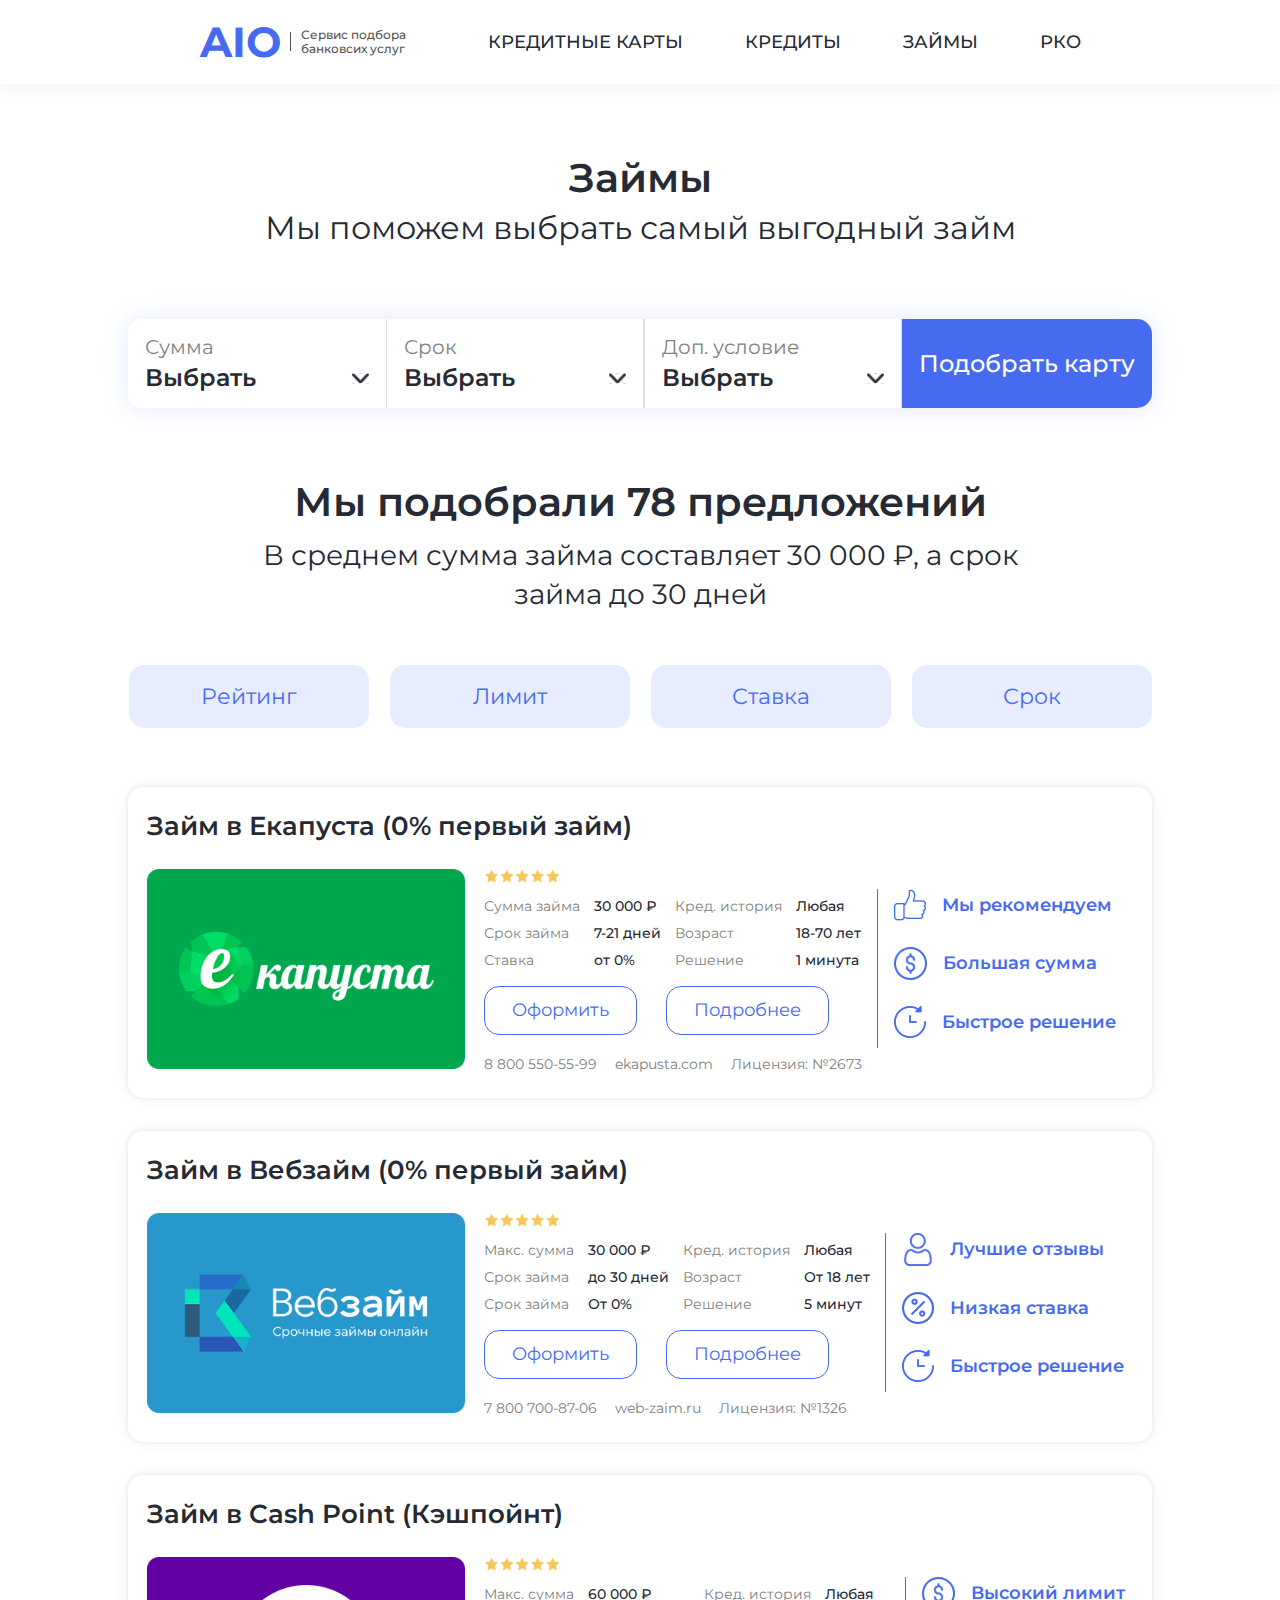
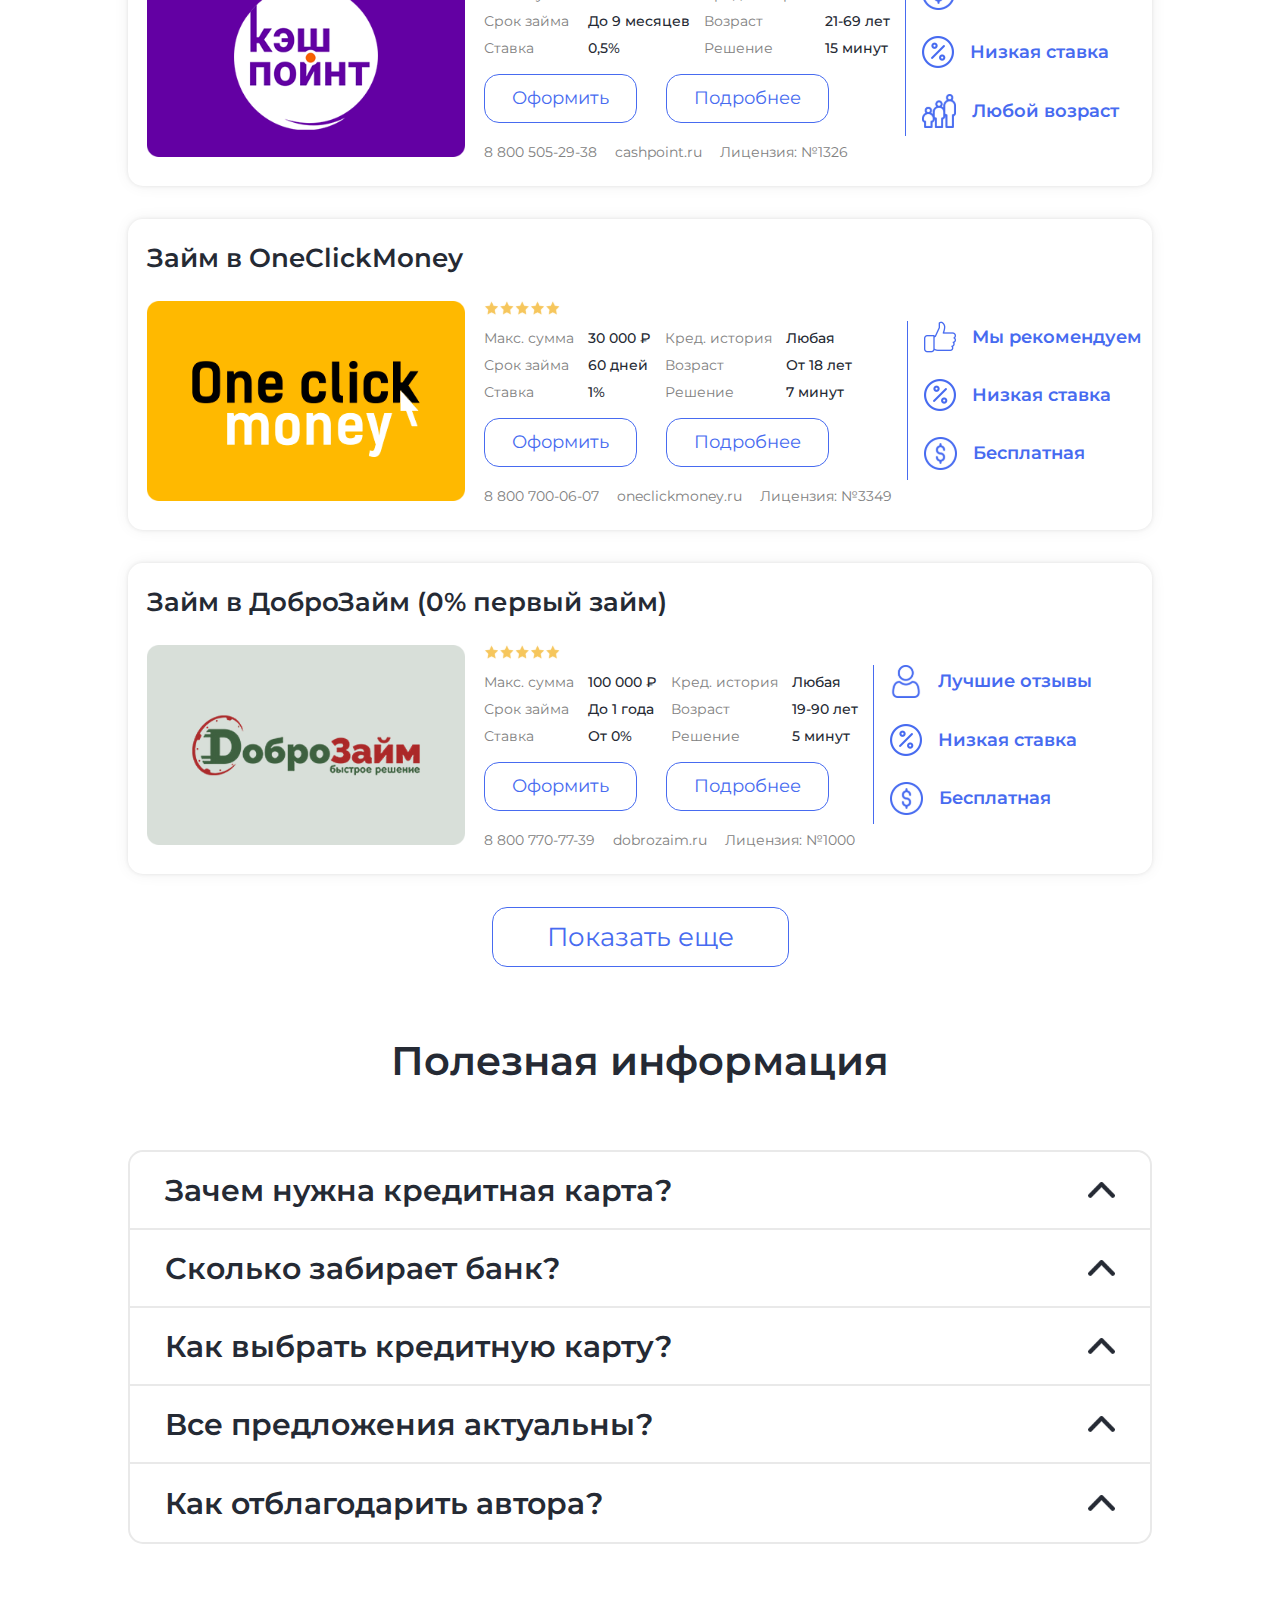
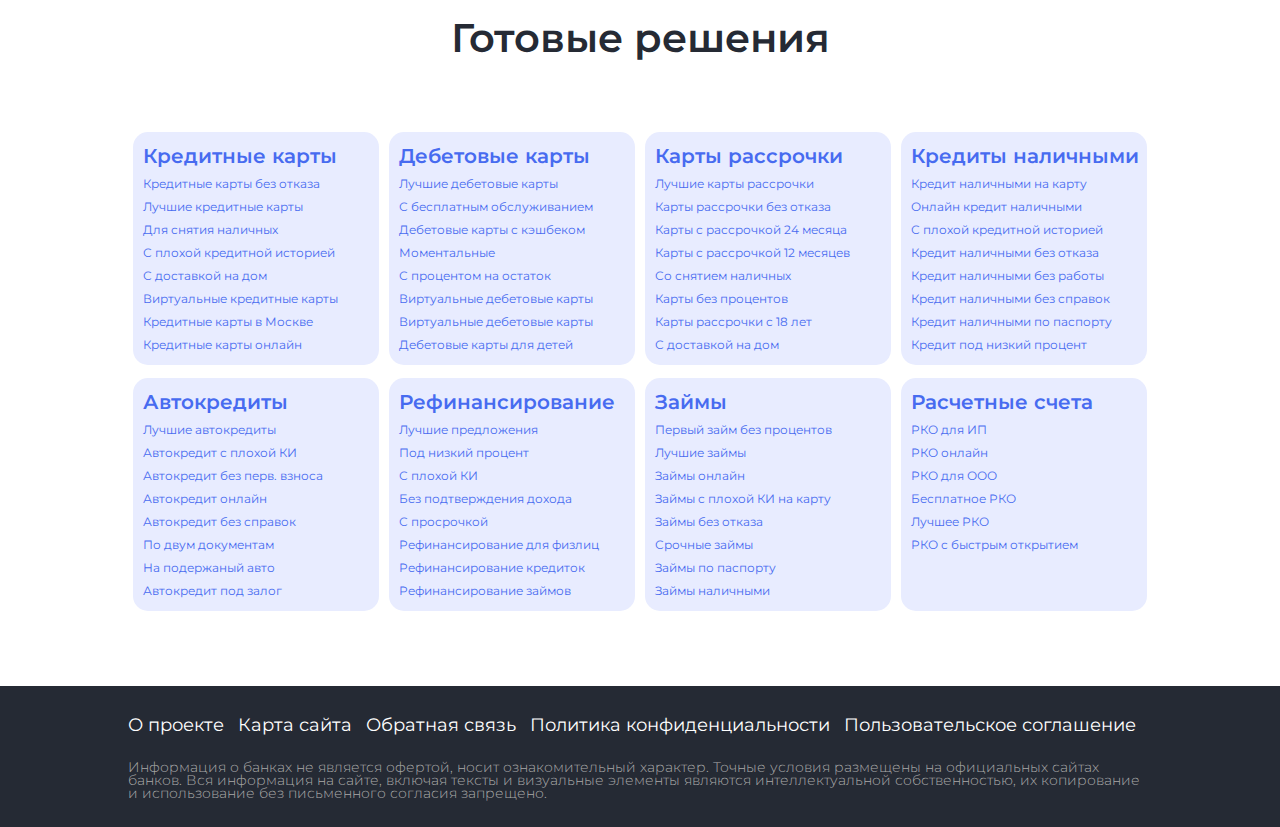
<file: loans.html>
<!DOCTYPE html>
<html lang="en">

<head>
    <meta charset="UTF-8">
    <meta http-equiv="X-UA-Compatible" content="IE=edge">
    <meta name="viewport" content="width=device-width, initial-scale=1.0">
    <title>AIOBank</title>
    <link rel="stylesheet" href="./css/style.css">
    <link rel="stylesheet" href="./css/loans-style.css">
</head>

<body>
    <div class="wrapper">

        <header class="header">
            <div class="container">
                <nav class="header__nav">
                    <a class="header__logo" href="./index.html">
                        AIO <span>Сервис подбора <br> банковсих услуг</span>
                        <div class="vert-line"></div>
                    </a>
                    <ul class="header__list">
                        <li class="header__item">
                            <a href="./credit-card.html" class="header__link">кредитные карты</a>
                        </li>
                        <li class="header__item">
                            <a href="./credits.html" class="header__link">кредиты</a>
                        </li>
                        <li class="header__item">
                            <a href="./loans.html" class="header__link">займы</a>
                        </li>
                        <li class="header__item">
                            <a href="#!" class="header__link">рко</a>
                        </li>
                    </ul>
                </nav>
            </div>
        </header>
        <main class="page">

            <section class="loans">
                <div class="container loans__container">
                    <h2 class="loans__title title">Займы</h2>
                    <p class="loans__sub-title">Мы поможем выбрать самый выгодный займ</p>
                    <div class="selection__dropdowns dropdowns">
                        <ul class="dropdowns-list">
                            <li class="dropdown-item">
                                <button class="dropdown__control dropdown__control-border">
                                    <div class="dropdown__control-content">
                                        <p class="dropdown__text">Сумма</p>
                                        <h3 class="dropdown__selected">Выбрать</h3>
                                    </div>
                                    <i class="dropdown__icon">
                                        <img src="/img/PinClipart 2.svg" alt="">
                                    </i>
                                </button>
                                <ul class="dropdown__menu-list">
                                    <li class="dropdown__menu-item">1 000 000 ₽</li>
                                    <li class="dropdown__menu-item">1 500 000 ₽</li>
                                    <li class="dropdown__menu-item">2 000 000 ₽</li>
                                </ul>
                            </li>
                            <li class="dropdown-item">
                                <button class="dropdown__control">
                                    <div class="dropdown__control-content">
                                        <p class="dropdown__text">Срок</p>
                                        <h3 class="dropdown__selected">Выбрать</h3>
                                    </div>
                                    <i class="dropdown__icon">
                                        <img src="/img/PinClipart 2.svg" alt="">
                                    </i>
                                </button>
                                <ul class="dropdown__menu-list">
                                    <li class="dropdown__menu-item">1 год</li>
                                    <li class="dropdown__menu-item">2 года</li>
                                    <li class="dropdown__menu-item">3 года</li>
                                </ul>
                            </li>
                            <li class="dropdown-item">
                                <button class="dropdown__control">
                                    <div class="dropdown__control-content">
                                        <p class="dropdown__text">Доп. условие</p>
                                        <h3 class="dropdown__selected">Выбрать</h3>
                                    </div>
                                    <i class="dropdown__icon">
                                        <img src="/img/PinClipart 2.svg" alt="">
                                    </i>
                                </button>
                                <ul class="dropdown__menu-list">
                                    <li class="dropdown__menu-item"></li>
                                </ul>
                            </li>
                            <button class="dropdown__btn">Подобрать карту</button>
                        </ul>
                    </div>
                </div>
            </section>

            <section class="offers">
                <div class="container">
                    <h2 class="offers__title title">Мы подобрали 78 предложений</h2>
                    <p class="offers__sub-title">В среднем сумма займа составляет 30 000 ₽,
                        а срок займа до 30 дней
                    </p>
                    <div class="offers__btns buttons__list">
                        <a href="#!" class="offers__btn buttons__item">Рейтинг</a>
                        <a href="#!" class="offers__btn buttons__item">Лимит</a>
                        <a href="#!" class="offers__btn buttons__item">Ставка</a>
                        <a href="#!" class="offers__btn buttons__item">Срок</a>
                    </div>
                    <div class="offers__cards">
                        <div class="offers__card">
                            <h2 class="offers__card-title">Займ в Екапуста (0% первый займ)</h2>
                            <div class="offers__bottom">
                                <img src="./img/ekapusta.svg" alt="">
                                <div class="offers__card-info">
                                    <div class="offers__card-stars">
                                        <img src="./img/stars.svg" alt="">
                                    </div>
                                    <div class="offers__card-columns">
                                        <div class="offers__column-text">
                                            <p>Сумма займа</p>
                                            <p>Срок займа</p>
                                            <p>Ставка</p>
                                        </div>
                                        <div class="offers__column-nums">
                                            <p>30 000 ₽</p>
                                            <p>7-21 дней</p>
                                            <p>от 0%</p>
                                        </div>
                                        <div class="offers__column-text">
                                            <p>Кред. история</p>
                                            <p>Возраст</p>
                                            <p>Решение</p>
                                        </div>
                                        <div class="offers__column-nums">
                                            <p>Любая</p>
                                            <p>18-70 лет</p>
                                            <p>1 минута</p>
                                        </div>
                                    </div>
                                    <div class="offers__card-btns">
                                        <a href="#!" class="offers__card-btn">Оформить</a>
                                        <a href="./tinkoff-bank.html" class="offers__card-btn">Подробнее</a>
                                    </div>
                                    <div class="offers__card-footer">
                                        <p>8 800 550-55-99</p>
                                        <p>ekapusta.com</p>
                                        <p>Лицензия: №2673</p>
                                    </div>
                                </div>
                                <div class="offers__card-dignities">
                                    <div class="offers__card-dignity">
                                        <img src="./img/like.svg" alt="" class="offers__card-dignity-img">
                                        <p>Мы рекомендуем</p>
                                    </div>
                                    <div class="offers__card-dignity">
                                        <img src="./img/dollar.svg" alt="" class="offers__card-dignity-img">
                                        <p>Большая сумма</p>
                                    </div>
                                    <div class="offers__card-dignity">
                                        <img src="./img/future.svg" alt="" class="offers__card-dignity-img">
                                        <p>Быстрое решение</p>
                                    </div>
                                </div>
                            </div>
                        </div>
                        <div class="offers__card">
                            <h2 class="offers__card-title">Займ в Вебзайм (0% первый займ)</h2>
                            <div class="offers__bottom">
                                <img src="./img/webzaim.svg" alt="">
                                <div class="offers__card-info">
                                    <div class="offers__card-stars">
                                        <img src="./img/stars.svg" alt="">
                                    </div>
                                    <div class="offers__card-columns">
                                        <div class="offers__column-text">
                                            <p>Макс. сумма</p>
                                            <p>Срок займа</p>
                                            <p>Срок займа</p>
                                        </div>
                                        <div class="offers__column-nums">
                                            <p>30 000 ₽</p>
                                            <p>до 30 дней</p>
                                            <p>От 0%</p>
                                        </div>
                                        <div class="offers__column-text">
                                            <p>Кред. история</p>
                                            <p>Возраст</p>
                                            <p>Решение</p>
                                        </div>
                                        <div class="offers__column-nums">
                                            <p>Любая</p>
                                            <p>От 18 лет</p>
                                            <p>5 минут</p>
                                        </div>
                                    </div>
                                    <div class="offers__card-btns">
                                        <a href="#!" class="offers__card-btn">Оформить</a>
                                        <a href="#!" class="offers__card-btn">Подробнее</a>
                                    </div>
                                    <div class="offers__card-footer">
                                        <p>7 800 700-87-06</p>
                                        <p>web-zaim.ru</p>
                                        <p>Лицензия: №1326</p>
                                    </div>
                                </div>
                                <div class="offers__card-dignities">
                                    <div class="offers__card-dignity">
                                        <img src="./img/user.svg" alt="" class="credit-cards__card-dignity-img">
                                        <p>Лучшие отзывы</p>
                                    </div>
                                    <div class="offers__card-dignity">
                                        <img src="./img/percentage.svg" alt="" class="credit-cards__card-dignity-img">
                                        <p>Низкая ставка </p>
                                    </div>
                                    <div class="offers__card-dignity">
                                        <img src="./img/future.svg" alt="" class="credit-cards__card-dignity-img">
                                        <p>Быстрое решение</p>
                                    </div>
                                </div>
                            </div>
                        </div>
                        <div class="offers__card">
                            <h2 class="offers__card-title">Займ в Cash Point (Кэшпойнт)</h2>
                            <div class="offers__bottom">
                                <img src="./img/cashpoint.svg" alt="">
                                <div class="offers__card-info">
                                    <div class="offers__card-stars">
                                        <img src="./img/stars.svg" alt="">
                                    </div>
                                    <div class="offers__card-columns">
                                        <div class="offers__column-text">
                                            <p>Макс. сумма</p>
                                            <p>Срок займа</p>
                                            <p>Ставка</p>
                                        </div>
                                        <div class="offers__column-nums">
                                            <p>60 000 ₽</p>
                                            <p>До 9 месяцев</p>
                                            <p>0,5%</p>
                                        </div>
                                        <div class="offers__column-text">
                                            <p>Кред. история</p>
                                            <p>Возраст</p>
                                            <p>Решение</p>
                                        </div>
                                        <div class="offers__column-nums">
                                            <p>Любая</p>
                                            <p>21-69 лет</p>
                                            <p>15 минут</p>
                                        </div>
                                    </div>
                                    <div class="offers__card-btns">
                                        <a href="#!" class="offers__card-btn">Оформить</a>
                                        <a href="./cashpoitn.html" class="offers__card-btn">Подробнее</a>
                                    </div>
                                    <div class="offers__card-footer">
                                        <p>8 800 505-29-38</p>
                                        <p>cashpoint.ru</p>
                                        <p>Лицензия: №1326</p>
                                    </div>
                                </div>
                                <div class="offers__card-dignities">
                                    <div class="offers__card-dignity">
                                        <img src="./img/dollar.svg" alt="" class="offers__card-dignity-img">
                                        <p>Высокий лимит</p>
                                    </div>
                                    <div class="offers__card-dignity">
                                        <img src="./img/percentage.svg" alt="" class="offers__card-dignity-img">
                                        <p>Низкая ставка</p>
                                    </div>
                                    <div class="offers__card-dignity">
                                        <img src="./img/age-group.svg" alt="" class="offers__card-dignity-img">
                                        <p>Любой возраст</p>
                                    </div>
                                </div>
                            </div>
                        </div>
                        <div class="offers__card">
                            <h2 class="offers__card-title">Займ в OneClickMoney</h2>
                            <div class="offers__bottom">
                                <img src="./img/oneclick.svg" alt="">
                                <div class="offers__card-info">
                                    <div class="offers__card-stars">
                                        <img src="./img/stars.svg" alt="">
                                    </div>
                                    <div class="offers__card-columns">
                                        <div class="offers__column-text">
                                            <p>Макс. сумма</p>
                                            <p>Срок займа</p>
                                            <p>Ставка</p>
                                        </div>
                                        <div class="offers__column-nums">
                                            <p>30 000 ₽</p>
                                            <p>60 дней</p>
                                            <p>1%</p>
                                        </div>
                                        <div class="offers__column-text">
                                            <p>Кред. история</p>
                                            <p>Возраст</p>
                                            <p>Решение</p>
                                        </div>
                                        <div class="offers__column-nums">
                                            <p>Любая</p>
                                            <p>От 18 лет</p>
                                            <p>7 минут</p>
                                        </div>
                                    </div>
                                    <div class="offers__card-btns">
                                        <a href="#!" class="offers__card-btn">Оформить</a>
                                        <a href="#!" class="offers__card-btn">Подробнее</a>
                                    </div>
                                    <div class="offers__card-footer">
                                        <p>8 800 700-06-07</p>
                                        <p>oneclickmoney.ru</p>
                                        <p>Лицензия: №3349</p>
                                    </div>
                                </div>
                                <div class="offers__card-dignities">
                                    <div class="offers__card-dignity">
                                        <img src="./img/like.svg" alt="" class="offers__card-dignity-img">
                                        <p>Мы рекомендуем</p>
                                    </div>
                                    <div class="offers__card-dignity">
                                        <img src="./img/percentage.svg" alt="" class="offers__card-dignity-img">
                                        <p>Низкая ставка</p>
                                    </div>
                                    <div class="offers__card-dignity">
                                        <img src="./img/dollar.svg" alt="" class="offers__card-dignity-img">
                                        <p>Бесплатная</p>
                                    </div>
                                </div>
                            </div>
                        </div>
                        <div class="offers__card">
                            <h2 class="offers__card-title">Займ в ДоброЗайм (0% первый займ)</h2>
                            <div class="offers__bottom">
                                <img src="./img/dobrozaim.svg" alt="">
                                <div class="offers__card-info">
                                    <div class="offers__card-stars">
                                        <img src="./img/stars.svg" alt="">
                                    </div>
                                    <div class="offers__card-columns">
                                        <div class="offers__column-text">
                                            <p>Макс. сумма</p>
                                            <p>Срок займа</p>
                                            <p>Ставка</p>
                                        </div>
                                        <div class="offers__column-nums">
                                            <p>100 000 ₽</p>
                                            <p>До 1 года</p>
                                            <p>От 0%</p>
                                        </div>
                                        <div class="offers__column-text">
                                            <p>Кред. история</p>
                                            <p>Возраст</p>
                                            <p>Решение</p>
                                        </div>
                                        <div class="offers__column-nums">
                                            <p>Любая</p>
                                            <p>19-90 лет</p>
                                            <p>5 минут</p>
                                        </div>
                                    </div>
                                    <div class="offers__card-btns">
                                        <a href="#!" class="offers__card-btn">Оформить</a>
                                        <a href="#!" class="offers__card-btn">Подробнее</a>
                                    </div>
                                    <div class="offers__card-footer">
                                        <p>8 800 770-77-39</p>
                                        <p>dobrozaim.ru</p>
                                        <p>Лицензия: №1000</p>
                                    </div>
                                </div>
                                <div class="offers__card-dignities">
                                    <div class="offers__card-dignity">
                                        <img src="./img/user.svg" alt="" class="offers__card-dignity-img">
                                        <p>Лучшие отзывы</p>
                                    </div>
                                    <div class="offers__card-dignity">
                                        <img src="./img/percentage.svg" alt="" class="offers__card-dignity-img">
                                        <p>Низкая ставка</p>
                                    </div>
                                    <div class="offers__card-dignity">
                                        <img src="./img/dollar.svg" alt="" class="offers__card-dignity-img">
                                        <p>Бесплатная</p>
                                    </div>
                                </div>
                            </div>
                        </div>
                        <div class="offers__card">
                            <h2 class="offers__card-title">Займ в Екапуста (0% первый займ)</h2>
                            <div class="offers__bottom">
                                <img src="./img/ekapusta.svg" alt="">
                                <div class="offers__card-info">
                                    <div class="offers__card-stars">
                                        <img src="./img/stars.svg" alt="">
                                    </div>
                                    <div class="offers__card-columns">
                                        <div class="offers__column-text">
                                            <p>Сумма займа</p>
                                            <p>Срок займа</p>
                                            <p>Ставка</p>
                                        </div>
                                        <div class="offers__column-nums">
                                            <p>30 000 ₽</p>
                                            <p>7-21 дней</p>
                                            <p>от 0%</p>
                                        </div>
                                        <div class="offers__column-text">
                                            <p>Кред. история</p>
                                            <p>Возраст</p>
                                            <p>Решение</p>
                                        </div>
                                        <div class="offers__column-nums">
                                            <p>Любая</p>
                                            <p>18-70 лет</p>
                                            <p>1 минута</p>
                                        </div>
                                    </div>
                                    <div class="offers__card-btns">
                                        <a href="#!" class="offers__card-btn">Оформить</a>
                                        <a href="./tinkoff-bank.html" class="offers__card-btn">Подробнее</a>
                                    </div>
                                    <div class="offers__card-footer">
                                        <p>8 800 550-55-99</p>
                                        <p>ekapusta.com</p>
                                        <p>Лицензия: №2673</p>
                                    </div>
                                </div>
                                <div class="offers__card-dignities">
                                    <div class="offers__card-dignity">
                                        <img src="./img/like.svg" alt="" class="offers__card-dignity-img">
                                        <p>Мы рекомендуем</p>
                                    </div>
                                    <div class="offers__card-dignity">
                                        <img src="./img/dollar.svg" alt="" class="offers__card-dignity-img">
                                        <p>Большая сумма</p>
                                    </div>
                                    <div class="offers__card-dignity">
                                        <img src="./img/future.svg" alt="" class="offers__card-dignity-img">
                                        <p>Быстрое решение</p>
                                    </div>
                                </div>
                            </div>
                        </div>
                        <div class="offers__card">
                            <h2 class="offers__card-title">Займ в Вебзайм (0% первый займ)</h2>
                            <div class="offers__bottom">
                                <img src="./img/webzaim.svg" alt="">
                                <div class="offers__card-info">
                                    <div class="offers__card-stars">
                                        <img src="./img/stars.svg" alt="">
                                    </div>
                                    <div class="offers__card-columns">
                                        <div class="offers__column-text">
                                            <p>Макс. сумма</p>
                                            <p>Срок займа</p>
                                            <p>Срок займа</p>
                                        </div>
                                        <div class="offers__column-nums">
                                            <p>30 000 ₽</p>
                                            <p>до 30 дней</p>
                                            <p>От 0%</p>
                                        </div>
                                        <div class="offers__column-text">
                                            <p>Кред. история</p>
                                            <p>Возраст</p>
                                            <p>Решение</p>
                                        </div>
                                        <div class="offers__column-nums">
                                            <p>Любая</p>
                                            <p>От 18 лет</p>
                                            <p>5 минут</p>
                                        </div>
                                    </div>
                                    <div class="offers__card-btns">
                                        <a href="#!" class="offers__card-btn">Оформить</a>
                                        <a href="#!" class="offers__card-btn">Подробнее</a>
                                    </div>
                                    <div class="offers__card-footer">
                                        <p>7 800 700-87-06</p>
                                        <p>web-zaim.ru</p>
                                        <p>Лицензия: №1326</p>
                                    </div>
                                </div>
                                <div class="offers__card-dignities">
                                    <div class="offers__card-dignity">
                                        <img src="./img/user.svg" alt="" class="credit-cards__card-dignity-img">
                                        <p>Лучшие отзывы</p>
                                    </div>
                                    <div class="offers__card-dignity">
                                        <img src="./img/percentage.svg" alt="" class="credit-cards__card-dignity-img">
                                        <p>Низкая ставка </p>
                                    </div>
                                    <div class="offers__card-dignity">
                                        <img src="./img/future.svg" alt="" class="credit-cards__card-dignity-img">
                                        <p>Быстрое решение</p>
                                    </div>
                                </div>
                            </div>
                        </div>
                        <div class="offers__card">
                            <h2 class="offers__card-title">Займ в Cash Point (Кэшпойнт)</h2>
                            <div class="offers__bottom">
                                <img src="./img/cashpoint.svg" alt="">
                                <div class="offers__card-info">
                                    <div class="offers__card-stars">
                                        <img src="./img/stars.svg" alt="">
                                    </div>
                                    <div class="offers__card-columns">
                                        <div class="offers__column-text">
                                            <p>Макс. сумма</p>
                                            <p>Срок займа</p>
                                            <p>Ставка</p>
                                        </div>
                                        <div class="offers__column-nums">
                                            <p>60 000 ₽</p>
                                            <p>До 9 месяцев</p>
                                            <p>0,5%</p>
                                        </div>
                                        <div class="offers__column-text">
                                            <p>Кред. история</p>
                                            <p>Возраст</p>
                                            <p>Решение</p>
                                        </div>
                                        <div class="offers__column-nums">
                                            <p>Любая</p>
                                            <p>21-69 лет</p>
                                            <p>15 минут</p>
                                        </div>
                                    </div>
                                    <div class="offers__card-btns">
                                        <a href="#!" class="offers__card-btn">Оформить</a>
                                        <a href="./cashpoitn.html" class="offers__card-btn">Подробнее</a>
                                    </div>
                                    <div class="offers__card-footer">
                                        <p>8 800 505-29-38</p>
                                        <p>cashpoint.ru</p>
                                        <p>Лицензия: №1326</p>
                                    </div>
                                </div>
                                <div class="offers__card-dignities">
                                    <div class="offers__card-dignity">
                                        <img src="./img/dollar.svg" alt="" class="offers__card-dignity-img">
                                        <p>Высокий лимит</p>
                                    </div>
                                    <div class="offers__card-dignity">
                                        <img src="./img/percentage.svg" alt="" class="offers__card-dignity-img">
                                        <p>Низкая ставка</p>
                                    </div>
                                    <div class="offers__card-dignity">
                                        <img src="./img/age-group.svg" alt="" class="offers__card-dignity-img">
                                        <p>Любой возраст</p>
                                    </div>
                                </div>
                            </div>
                        </div>
                        <div class="offers__card">
                            <h2 class="offers__card-title">Займ в OneClickMoney</h2>
                            <div class="offers__bottom">
                                <img src="./img/oneclick.svg" alt="">
                                <div class="offers__card-info">
                                    <div class="offers__card-stars">
                                        <img src="./img/stars.svg" alt="">
                                    </div>
                                    <div class="offers__card-columns">
                                        <div class="offers__column-text">
                                            <p>Макс. сумма</p>
                                            <p>Срок займа</p>
                                            <p>Ставка</p>
                                        </div>
                                        <div class="offers__column-nums">
                                            <p>30 000 ₽</p>
                                            <p>60 дней</p>
                                            <p>1%</p>
                                        </div>
                                        <div class="offers__column-text">
                                            <p>Кред. история</p>
                                            <p>Возраст</p>
                                            <p>Решение</p>
                                        </div>
                                        <div class="offers__column-nums">
                                            <p>Любая</p>
                                            <p>От 18 лет</p>
                                            <p>7 минут</p>
                                        </div>
                                    </div>
                                    <div class="offers__card-btns">
                                        <a href="#!" class="offers__card-btn">Оформить</a>
                                        <a href="#!" class="offers__card-btn">Подробнее</a>
                                    </div>
                                    <div class="offers__card-footer">
                                        <p>8 800 700-06-07</p>
                                        <p>oneclickmoney.ru</p>
                                        <p>Лицензия: №3349</p>
                                    </div>
                                </div>
                                <div class="offers__card-dignities">
                                    <div class="offers__card-dignity">
                                        <img src="./img/like.svg" alt="" class="offers__card-dignity-img">
                                        <p>Мы рекомендуем</p>
                                    </div>
                                    <div class="offers__card-dignity">
                                        <img src="./img/percentage.svg" alt="" class="offers__card-dignity-img">
                                        <p>Низкая ставка</p>
                                    </div>
                                    <div class="offers__card-dignity">
                                        <img src="./img/dollar.svg" alt="" class="offers__card-dignity-img">
                                        <p>Бесплатная</p>
                                    </div>
                                </div>
                            </div>
                        </div>
                        <div class="offers__card">
                            <h2 class="offers__card-title">Займ в ДоброЗайм (0% первый займ)</h2>
                            <div class="offers__bottom">
                                <img src="./img/dobrozaim.svg" alt="">
                                <div class="offers__card-info">
                                    <div class="offers__card-stars">
                                        <img src="./img/stars.svg" alt="">
                                    </div>
                                    <div class="offers__card-columns">
                                        <div class="offers__column-text">
                                            <p>Макс. сумма</p>
                                            <p>Срок займа</p>
                                            <p>Ставка</p>
                                        </div>
                                        <div class="offers__column-nums">
                                            <p>100 000 ₽</p>
                                            <p>До 1 года</p>
                                            <p>От 0%</p>
                                        </div>
                                        <div class="offers__column-text">
                                            <p>Кред. история</p>
                                            <p>Возраст</p>
                                            <p>Решение</p>
                                        </div>
                                        <div class="offers__column-nums">
                                            <p>Любая</p>
                                            <p>19-90 лет</p>
                                            <p>5 минут</p>
                                        </div>
                                    </div>
                                    <div class="offers__card-btns">
                                        <a href="#!" class="offers__card-btn">Оформить</a>
                                        <a href="#!" class="offers__card-btn">Подробнее</a>
                                    </div>
                                    <div class="offers__card-footer">
                                        <p>8 800 770-77-39</p>
                                        <p>dobrozaim.ru</p>
                                        <p>Лицензия: №1000</p>
                                    </div>
                                </div>
                                <div class="offers__card-dignities">
                                    <div class="offers__card-dignity">
                                        <img src="./img/user.svg" alt="" class="offers__card-dignity-img">
                                        <p>Лучшие отзывы</p>
                                    </div>
                                    <div class="offers__card-dignity">
                                        <img src="./img/percentage.svg" alt="" class="offers__card-dignity-img">
                                        <p>Низкая ставка</p>
                                    </div>
                                    <div class="offers__card-dignity">
                                        <img src="./img/dollar.svg" alt="" class="offers__card-dignity-img">
                                        <p>Бесплатная</p>
                                    </div>
                                </div>
                            </div>
                        </div>
                    </div>
                    <div class="btn-center">
                        <button class="show-more">Показать еще</button>
                    </div>
                </div>
            </section>

            <section class="info">
                <div class="container">
                    <div class="info__body">
                        <h2 class="info__title title">Полезная информация</h2>
                        <ul class="info__accordion accordion-list">
                            <li class="accordion">
                                <button class="accordion__control">
                                    <span class="accordion__title">Зачем нужна кредитная карта?</span>
                                    <i class="accordion__icon">
                                        <img src="/img/PinClipart.svg" alt="">
                                    </i>
                                </button>
                                <div class="accordion__content">
                                    Если вам не хватает своих средств для покупки желанного товара или услуги, на помощь
                                    придет кредитная карта в Москве.
                                    Это отличный способ быстро получить нужную сумму.
                                </div>
                            </li>
                            <li class="accordion">
                                <button class="accordion__control">
                                    <span class="accordion__title">Сколько забирает банк?</span>
                                    <i class="accordion__icon">
                                        <img src="/img/PinClipart.svg" alt="">
                                    </i>
                                </button>
                                <div class="accordion__content">
                                </div>
                            </li>
                            <li class="accordion">
                                <button class="accordion__control">
                                    <span class="accordion__title">Как выбрать кредитную карту?</span>
                                    <i class="accordion__icon">
                                        <img src="/img/PinClipart.svg" alt="">
                                    </i>
                                </button>
                                <div class="accordion__content">
                                </div>
                            </li>
                            <li class="accordion">
                                <button class="accordion__control">
                                    <span class="accordion__title">Все предложения актуальны?</span>
                                    <i class="accordion__icon">
                                        <img src="/img/PinClipart.svg" alt="">
                                    </i>
                                </button>
                                <div class="accordion__content">
                                </div>
                            </li>
                            <li class="accordion">
                                <button class="accordion__control accordion__last-control">
                                    <span class="accordion__title">Как отблагодарить автора?</span>
                                    <i class="accordion__icon">
                                        <img src="/img/PinClipart.svg" alt="">
                                    </i>
                                </button>
                                <div class="accordion__content accordion__last-content">
                                </div>
                            </li>
                        </ul>
                    </div>
                </div>
            </section>

            <section class="ready-solutions">
                <div class="container">
                    <div class="ready-solutions__body">
                        <h2 class="ready-solutions__title title">Готовые решения</h2>
                    </div>
                    <div class="ready-solutions__cards">
                        <div class="ready-solutions__cards-row">
                            <div class="ready-solutions__card">
                                <h3 class="ready-solutions__card-title">Кредитные карты</h3>
                                <a href="#!" class="ready-solutions__card-link">Кредитные карты без отказа</a>
                                <a href="#!" class="ready-solutions__card-link">Лучшие кредитные карты</a>
                                <a href="#!" class="ready-solutions__card-link">Для снятия наличных</a>
                                <a href="#!" class="ready-solutions__card-link">С плохой кредитной историей</a>
                                <a href="#!" class="ready-solutions__card-link">С доставкой на дом</a>
                                <a href="#!" class="ready-solutions__card-link">Виртуальные кредитные карты</a>
                                <a href="#!" class="ready-solutions__card-link">Кредитные карты в Москве</a>
                                <a href="#!" class="ready-solutions__card-link">Кредитные карты онлайн</a>
                            </div>
                            <div class="ready-solutions__card">
                                <h3 class="ready-solutions__card-title">Дебетовые карты</h3>
                                <a href="#!" class="ready-solutions__card-link">Лучшие дебетовые карты</a>
                                <a href="#!" class="ready-solutions__card-link">С бесплатным обслуживанием</a>
                                <a href="#!" class="ready-solutions__card-link">Дебетовые карты с кэшбеком</a>
                                <a href="#!" class="ready-solutions__card-link">Моментальные</a>
                                <a href="#!" class="ready-solutions__card-link">С процентом на остаток</a>
                                <a href="#!" class="ready-solutions__card-link">Виртуальные дебетовые карты</a>
                                <a href="#!" class="ready-solutions__card-link">Виртуальные дебетовые карты</a>
                                <a href="#!" class="ready-solutions__card-link">Дебетовые карты для детей</a>
                            </div>
                            <div class="ready-solutions__card">
                                <h3 class="ready-solutions__card-title">Карты рассрочки</h3>
                                <a href="#!" class="ready-solutions__card-link">Лучшие карты рассрочки</a>
                                <a href="#!" class="ready-solutions__card-link">Карты рассрочки без отказа</a>
                                <a href="#!" class="ready-solutions__card-link">Карты с рассрочкой 24 месяца</a>
                                <a href="#!" class="ready-solutions__card-link">Карты с рассрочкой 12 месяцев</a>
                                <a href="#!" class="ready-solutions__card-link">Со снятием наличных</a>
                                <a href="#!" class="ready-solutions__card-link">Карты без процентов</a>
                                <a href="#!" class="ready-solutions__card-link">Карты рассрочки с 18 лет</a>
                                <a href="#!" class="ready-solutions__card-link">С доставкой на дом</a>
                            </div>
                            <div class="ready-solutions__card">
                                <h3 class="ready-solutions__card-title">Кредиты наличными</h3>
                                <a href="#!" class="ready-solutions__card-link">Кредит наличными на карту</a>
                                <a href="#!" class="ready-solutions__card-link">Онлайн кредит наличными</a>
                                <a href="#!" class="ready-solutions__card-link">С плохой кредитной историей</a>
                                <a href="#!" class="ready-solutions__card-link">Кредит наличными без отказа</a>
                                <a href="#!" class="ready-solutions__card-link">Кредит наличными без работы</a>
                                <a href="#!" class="ready-solutions__card-link">Кредит наличными без справок</a>
                                <a href="#!" class="ready-solutions__card-link">Кредит наличными по паспорту</a>
                                <a href="#!" class="ready-solutions__card-link">Кредит под низкий процент</a>
                            </div>
                        </div>
                        <div class="ready-solutions__cards-row">
                            <div class="ready-solutions__card">
                                <h3 class="ready-solutions__card-title">Автокредиты</h3>
                                <a href="#!" class="ready-solutions__card-link">Лучшие автокредиты</a>
                                <a href="#!" class="ready-solutions__card-link">Автокредит с плохой КИ</a>
                                <a href="#!" class="ready-solutions__card-link">Автокредит без перв. взноса</a>
                                <a href="#!" class="ready-solutions__card-link">Автокредит онлайн</a>
                                <a href="#!" class="ready-solutions__card-link">Автокредит без справок</a>
                                <a href="#!" class="ready-solutions__card-link">По двум документам</a>
                                <a href="#!" class="ready-solutions__card-link">На подержаный авто</a>
                                <a href="#!" class="ready-solutions__card-link">Автокредит под залог</a>
                            </div>
                            <div class="ready-solutions__card">
                                <h3 class="ready-solutions__card-title">Рефинансирование</h3>
                                <a href="#!" class="ready-solutions__card-link">Лучшие предложения</a>
                                <a href="#!" class="ready-solutions__card-link">Под низкий процент</a>
                                <a href="#!" class="ready-solutions__card-link">С плохой КИ</a>
                                <a href="#!" class="ready-solutions__card-link">Без подтверждения дохода</a>
                                <a href="#!" class="ready-solutions__card-link">С просрочкой</a>
                                <a href="#!" class="ready-solutions__card-link">Рефинансирование для физлиц</a>
                                <a href="#!" class="ready-solutions__card-link">Рефинансирование кредиток</a>
                                <a href="#!" class="ready-solutions__card-link">Рефинансирование займов</a>
                            </div>
                            <div class="ready-solutions__card">
                                <h3 class="ready-solutions__card-title">Займы</h3>
                                <a href="#!" class="ready-solutions__card-link">Первый займ без процентов</a>
                                <a href="#!" class="ready-solutions__card-link">Лучшие займы</a>
                                <a href="#!" class="ready-solutions__card-link">Займы онлайн</a>
                                <a href="#!" class="ready-solutions__card-link">Займы с плохой КИ на карту</a>
                                <a href="#!" class="ready-solutions__card-link">Займы без отказа</a>
                                <a href="#!" class="ready-solutions__card-link">Срочные займы</a>
                                <a href="#!" class="ready-solutions__card-link">Займы по паспорту</a>
                                <a href="#!" class="ready-solutions__card-link">Займы наличными</a>
                            </div>
                            <div class="ready-solutions__card">
                                <h3 class="ready-solutions__card-title">Расчетные счета</h3>
                                <a href="#!" class="ready-solutions__card-link">РКО для ИП</a>
                                <a href="#!" class="ready-solutions__card-link">РКО онлайн</a>
                                <a href="#!" class="ready-solutions__card-link">РКО для ООО</a>
                                <a href="#!" class="ready-solutions__card-link">Бесплатное РКО</a>
                                <a href="#!" class="ready-solutions__card-link">Лучшее РКО</a>
                                <a href="#!" class="ready-solutions__card-link">РКО с быстрым открытием</a>
                                <a href="#!" class="ready-solutions__card-link"></a>
                                <a href="#!" class="ready-solutions__card-link"></a>
                            </div>
                        </div>
                    </div>
                </div>
            </section>
        </main>
        <footer class="footer">
            <div class="container">
                <div class="footer__body">
                    <ul class="footer__list">
                        <li class="footer__item">
                            <a href="" class="footer__link">О проекте</a>
                        </li>
                        <li class="footer__item">
                            <a href="" class="footer__link">Карта сайта</a>
                        </li>
                        <li class="footer__item">
                            <a href="" class="footer__link">Обратная связь</a>
                        </li>
                        <li class="footer__item">
                            <a href="" class="footer__link">Политика конфиденциальности</a>
                        </li>
                        <li class="footer__item">
                            <a href="" class="footer__link">Пользовательское соглашение</a>
                        </li>
                    </ul>
                    <p class="footer__text">
                        Информация о банках не является офертой, носит ознакомительный характер. Точные условия
                        размещены на официальных сайтах
                        банков. Вся информация на сайте, включая тексты и визуальные элементы являются интеллектуальной
                        собственностью, их
                        копирование и использование без письменного согласия запрещено.
                    </p>
                </div>
            </div>
        </footer>
    </div>
    <script src="./js/show-more.js"></script>
    <script src="./js/accordion.js"></script>
    <script src="./js/dropdown.js"></script>
</body>

</html>
</file>
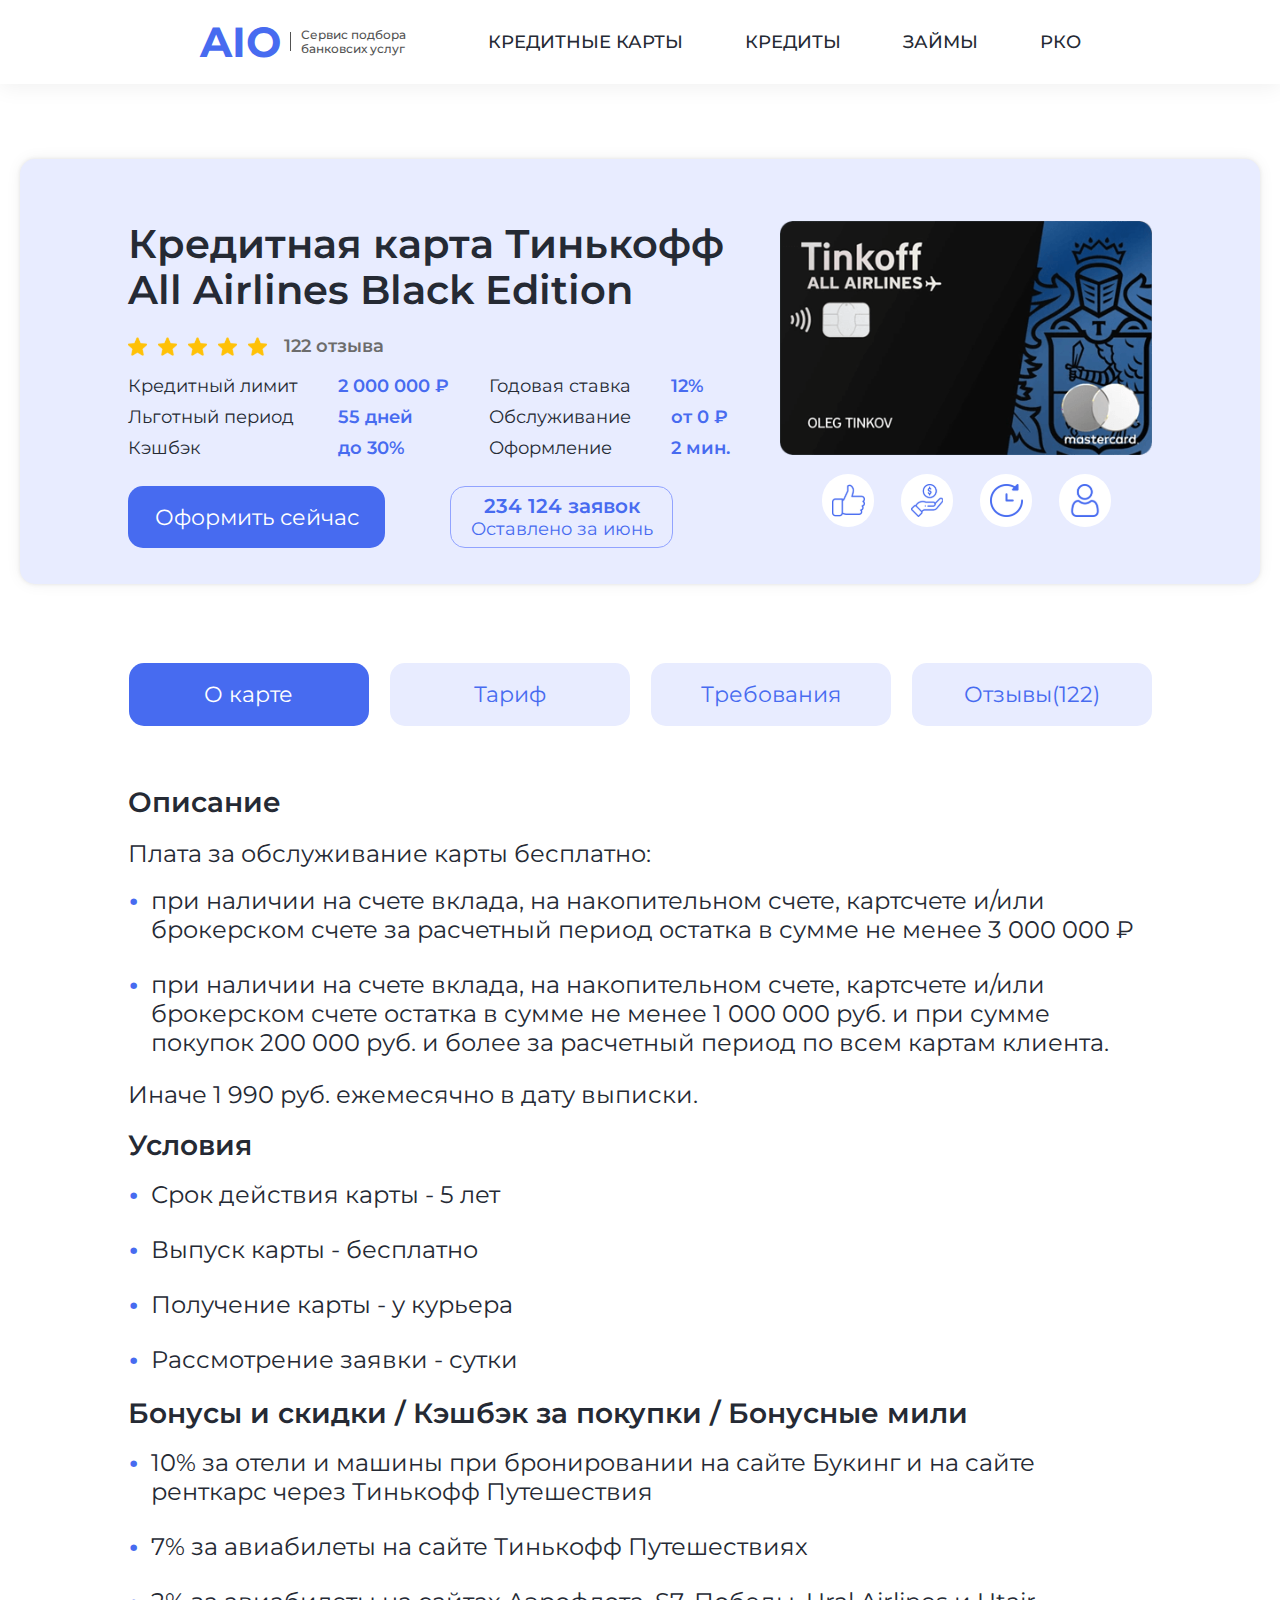
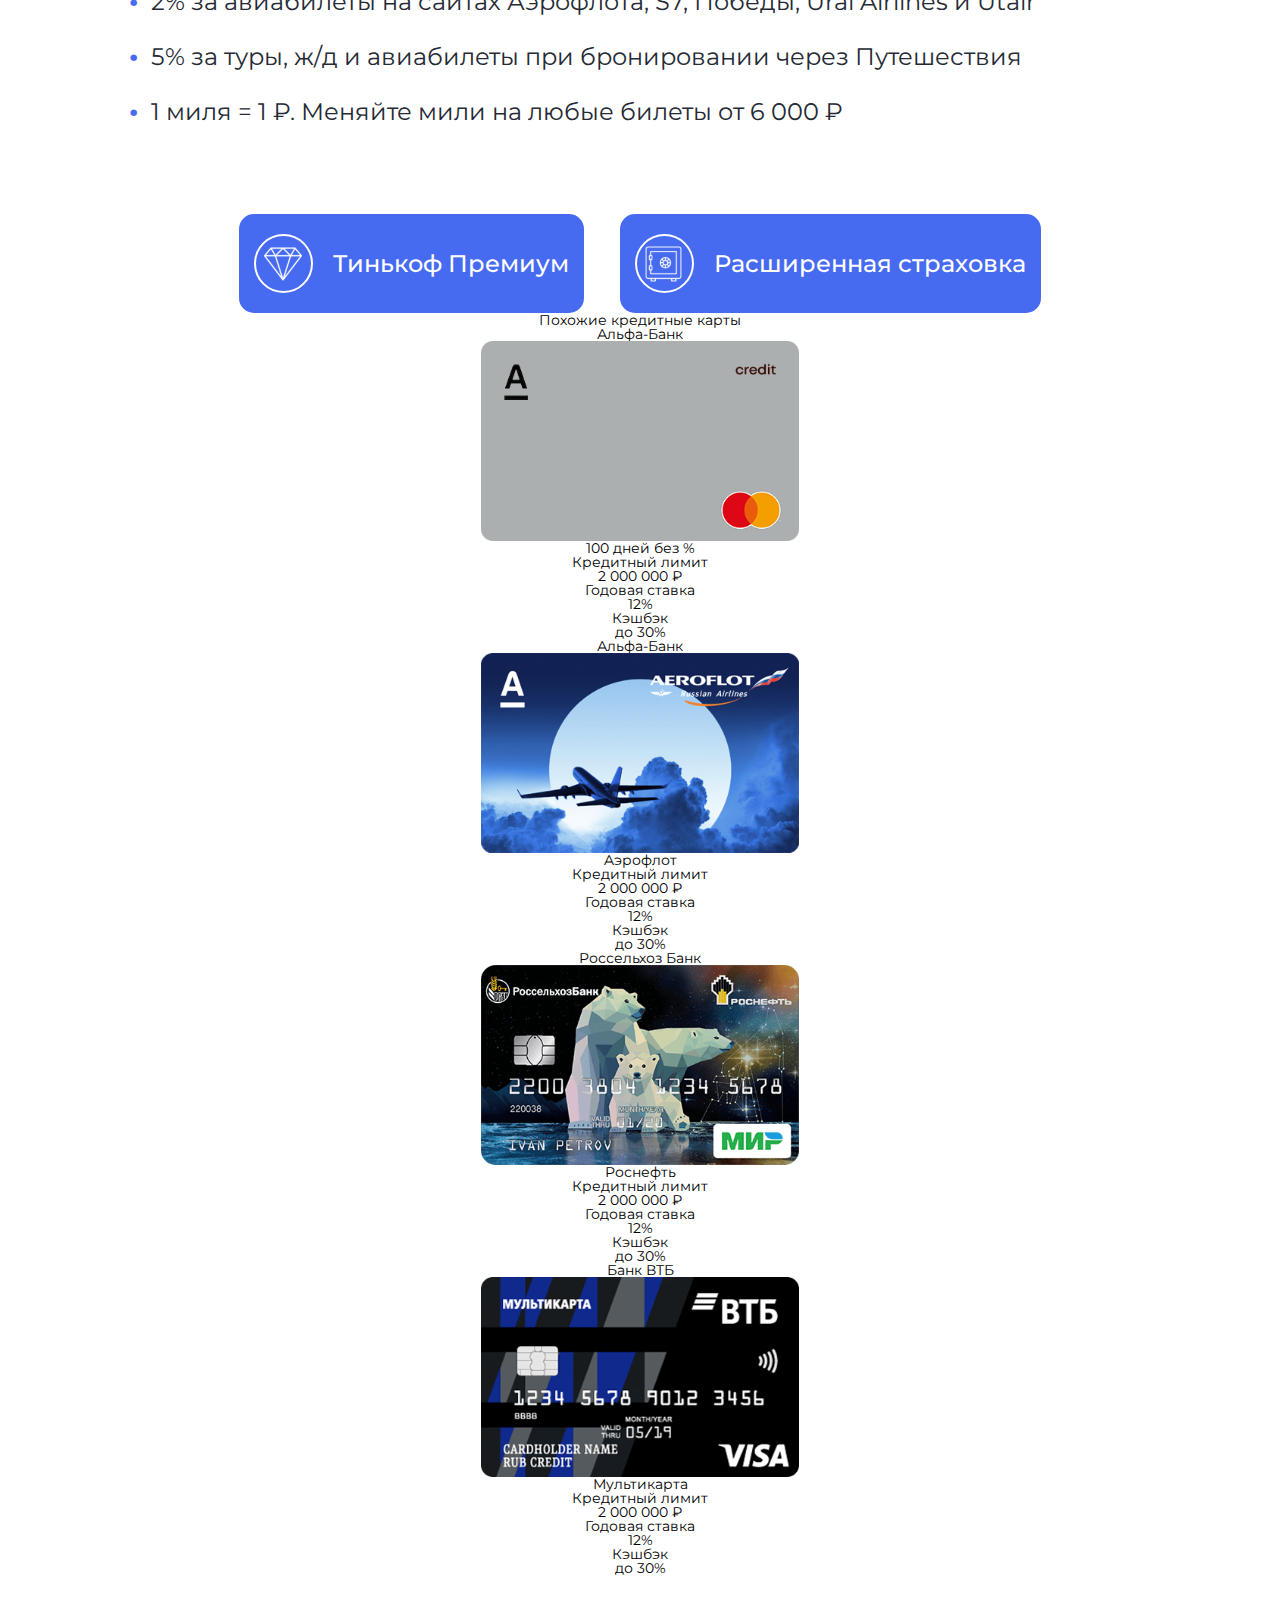
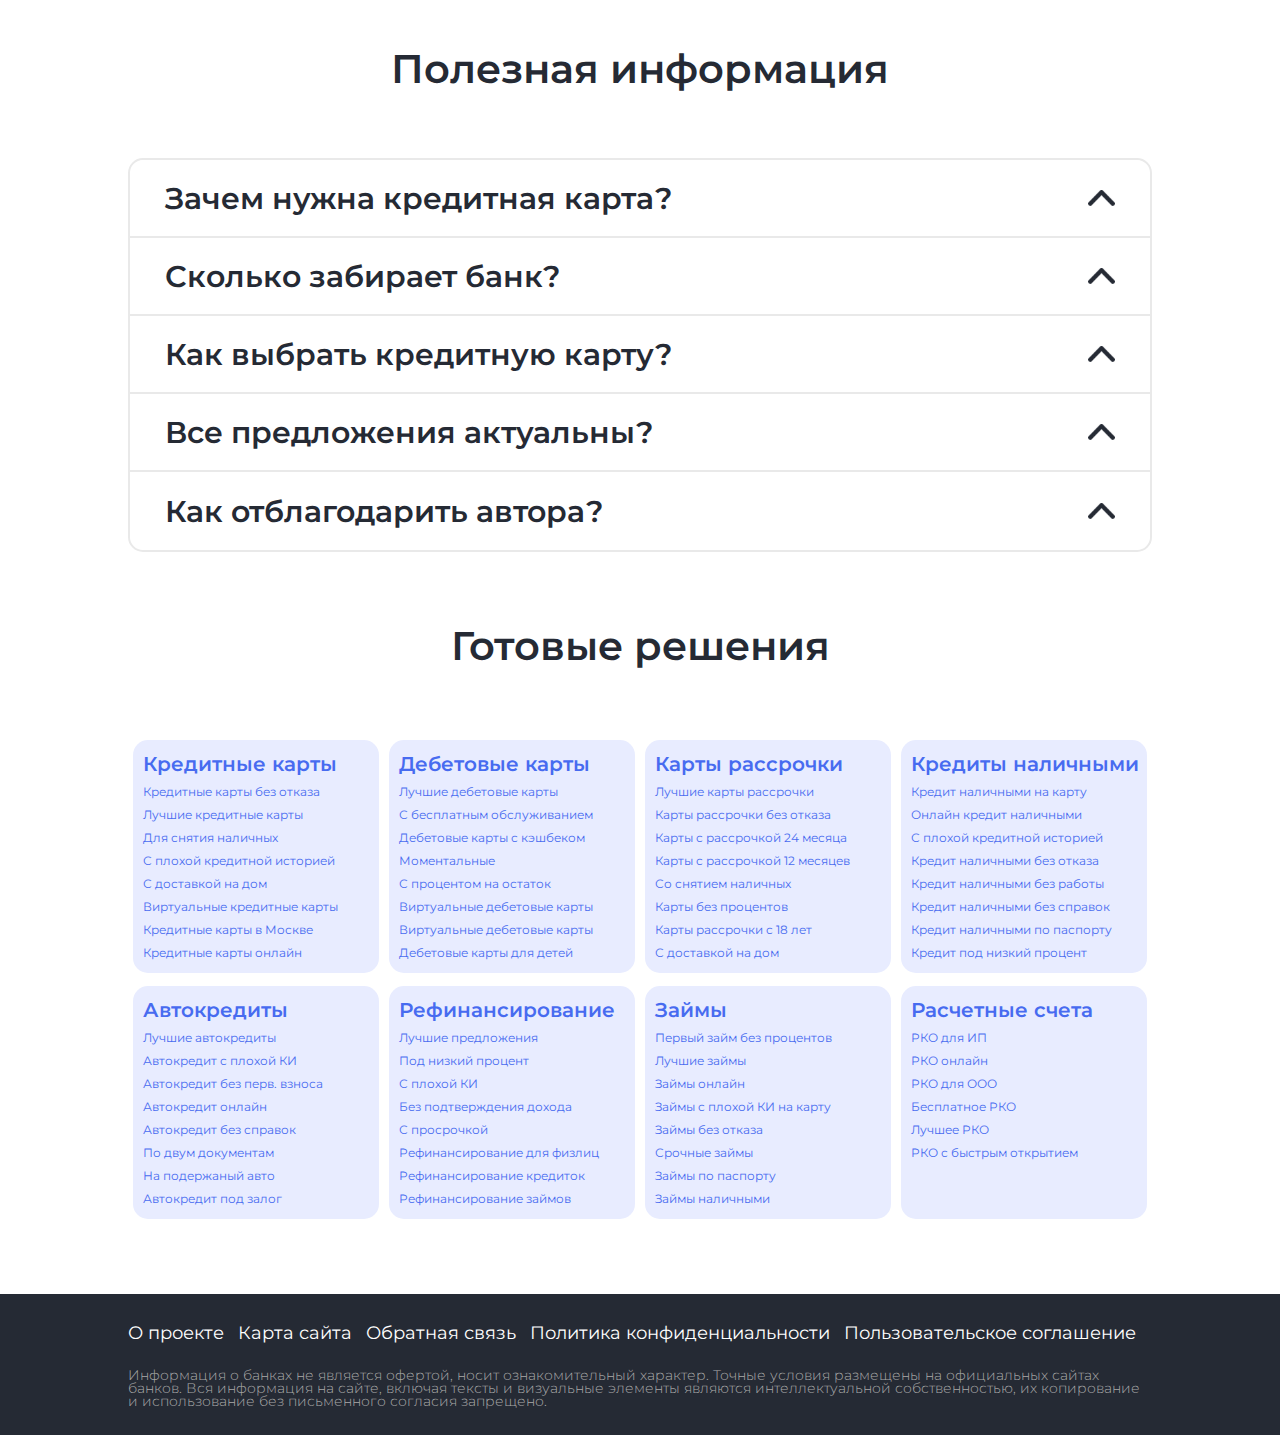
<file: tinkoff-bank.html>
<!DOCTYPE html>
<html lang="en">

<head>
    <meta charset="UTF-8">
    <meta http-equiv="X-UA-Compatible" content="IE=edge">
    <meta name="viewport" content="width=device-width, initial-scale=1.0">
    <title>AIOBank</title>
    <link rel="stylesheet" href="./css/style.css">
    <link rel="stylesheet" href="./css/tinkoff-bank-style.css">
</head>

<body>
    <div class="wrapper">
        <header class="header">
            <div class="container">
                <nav class="header__nav">
                    <a class="header__logo" href="./index.html">
                        AIO <span>Сервис подбора <br> банковсих услуг</span>
                        <div class="vert-line"></div>
                    </a>
                    </a>
                    <ul class="header__list">
                        <li class="header__item">
                            <a href="./credit-cart.html" class="header__link">кредитные карты</a>
                        </li>
                        <li class="header__item">
                            <a href="#!" class="header__link">кредиты</a>
                        </li>
                        <li class="header__item">
                            <a href="#!" class="header__link">займы</a>
                        </li>
                        <li class="header__item">
                            <a href="#!" class="header__link">рко</a>
                        </li>
                    </ul>
                </nav>
            </div>
        </header>
        <main class="page">

            <section class="specific-card">
                <div class="specific-card__container container">
                    <div class="specific-card__body">
                        <div class="specific-card__body-left">
                            <h2 class="specific-card__title">Кредитная карта Тинькофф All Airlines Black Edition</h2>
                            <div class="specific-card__estimation">
                                <div class="specific-card__stars">
                                    <img src="./img/one-star.svg" alt="">
                                    <img src="./img/one-star.svg" alt="">
                                    <img src="./img/one-star.svg" alt="">
                                    <img src="./img/one-star.svg" alt="">
                                    <img src="./img/one-star.svg" alt="">
                                </div>
                                <p>122 отзыва</p>
                            </div>
                            <div class="specific-card__columns">
                                <div class="specific-card__column-text">
                                    <p>Кредитный лимит</p>
                                    <p>Льготный период</p>
                                    <p>Кэшбэк</p>
                                </div>
                                <div class="specific-card__column-nums">
                                    <p>2 000 000 ₽</p>
                                    <p>55 дней</p>
                                    <p>до 30%</p>
                                </div>
                                <div class="specific-card__column-text">
                                    <p>Годовая ставка</p>
                                    <p>Обслуживание</p>
                                    <p>Оформление</p>
                                </div>
                                <div class="specific-card__column-nums">
                                    <p>12%</p>
                                    <p>от 0 ₽</p>
                                    <p>2 мин.</p>
                                </div>
                            </div>
                            <div class="specific-card__body-footer">
                                <a href="" class="specific-card__body-btn">Оформить сейчас</a>
                                <div class="specific-card__applications">
                                    <span>234 124 заявок</span>
                                    <p>Оставлено за июнь</p>
                                </div>
                            </div>
                        </div>
                        <div class="specific-card__body-right">
                            <img class="specific-card__img" src="./img/tinkoff-card.svg" alt="">
                            <div class="specific-card__icons">
                                <div class="specific-card__icon">
                                    <img src="./img/like.svg" alt="">
                                </div>
                                <div class="specific-card__icon">
                                    <img src="./img/hand.svg" alt="">
                                </div>
                                <div class="specific-card__icon">
                                    <img src="./img/future.svg" alt="">
                                </div>
                                <div class="specific-card__icon">
                                    <img src="./img/user.svg" alt="">
                                </div>
                            </div>
                        </div>
                    </div>
                    <div class="specific-card__btns buttons__list">
                        <a href="#!" data-tab="#tab__1" class="specific-card__btn buttons__item">О карте</a>
                        <a href="#!" data-tab="#tab__2" class="specific-card__btn buttons__item">Тариф</a>
                        <a href="#!" data-tab="#tab__3" class="specific-card__btn buttons__item">Требования</a>
                        <a href="#!" data-tab="#tab__4" class="specific-card__btn buttons__item">Отзывы(122)</a>
                    </div>
                </div>
            </section>

            <section id="tab__1" class="about-card tabs__item">
                <div class="container">
                    <div class="about-card__body">
                        <h3 class="about-card__title">Описание</h3>
                        <p>Плата за обслуживание карты бесплатно:
                        </p>
                        <ul class="about-card__list">
                            <li class="about-card__item">при наличии на счете вклада, на накопительном счете, картсчете
                                и/или
                                брокерском счете за расчетный период остатка в сумме не менее 3 000 000 ₽
                            </li>
                            <li class="about-card__item">при наличии на счете вклада, на накопительном счете, картсчете
                                и/или
                                брокерском счете остатка в сумме не менее 1 000 000 руб. и при сумме покупок 200 000
                                руб. и
                                более за расчетный период по всем картам клиента.
                            </li>
                        </ul>
                        <p>Иначе 1 990 руб. ежемесячно в дату выписки.</p>
                        <h3 class="about-card__title">Условия</h3>
                        <ul class="about-card__list">
                            <li class="about-card__item">Срок действия карты - 5 лет
                            </li>
                            <li class="about-card__item">Выпуск карты - бесплатно
                            </li>
                            <li class="about-card__item">Получение карты - у курьера
                            </li>
                            <li class="about-card__item">Рассмотрение заявки - сутки
                            </li>
                        </ul>
                        <h3 class="about-card__title">Бонусы и скидки / Кэшбэк за покупки / Бонусные мили</h3>
                        <ul class="about-card__list">
                            <li class="about-card__item">10% за отели и машины при бронировании на сайте Букинг и на
                                сайте ренткарс через Тинькофф Путешествия
                            </li>
                            <li class="about-card__item">7% за авиабилеты на сайте Тинькофф Путешествиях
                            </li>
                            <li class="about-card__item">2% за авиабилеты на сайтах Аэрофлота, S7, Победы, Ural Airlines
                                и Utair
                            </li>
                            <li class="about-card__item">5% за туры, ж/д и авиабилеты при бронировании через Путешествия
                            </li>
                            <li class="about-card__item">1 миля = 1 ₽. Меняйте мили на любые билеты от 6 000 ₽</li>
                        </ul>
                    </div>
                    <div class="about-card__btns">
                        <a href="" class="about-card__btn">
                            <img src="./img/diamond.svg" alt="">
                            <span>Тинькоф Премиум</span>
                        </a>
                        <a href="" class="about-card__btn">
                            <img src="./img/safe.svg" alt="">
                            <span>Расширенная страховка</span>
                        </a>
                    </div>
                </div>
            </section>

            <section id="tab__3" class="requirement tabs__item">
                <div class="container">
                    <div class="requirement__inner">
                        <h3 class="requirement__title">Требования к заемщику</h3>
                        <p>Тинькофф – лояльный к клиенту банк. Поэтому его требования к заемщику минимальны. Однако от
                            наличия определенных данных будет зависеть как размер лимитов, одобренных банком, так и
                            наличие дополнительных бонусов при использовании карточки</p>
                        <ul class="requirement__list">
                            <li class="requirement__item">Гражданство России</li>
                            <li class="requirement__item">Возраст от 18 лет</li>
                            <li class="requirement__item">Наличие прописки</li>
                        </ul>
                        <p>Банку не обязательно предоставлять данные о доходе, но при наличии справки, подтверждающей
                            платежеспособность, банк значительно быстрее одобрит саму карту и расширит денежный лимит
                        </p>
                        <h3 class="requirement__title">Необходимые документы</h3>
                        <p>Документ, удостоверяющий личность (паспорт). Желательно (но не обязательно) также
                            предоставить справку 2-НДФЛ</p>
                        <h3 class="requirement__title">Что еще нужно знать</h3>
                        <p>Так как Тинькофф — весьма нетребовательный банк, ожидать одобрения крупной суммы сразу не
                            нужно. Но со временем банк позволяет значительно увеличить лимиты трат. Увеличить сумму
                            заемных денег можно как после персонального предложения банка, так и по заявлению в банк.
                            Банк имеет право (но не обязанность) расширить лимит после длительного использования денег
                            без просрочек по платежам</p>
                    </div>
                </div>
            </section>

            <section id="tab__4" class="reviews tabs__item">
                <div class="container">
                    <h2 class="reviews__title">Отзывы о Тинькофф All Airlines Black Edition</h2>
                    <div class="reviews__cards">
                        <div class="reviews__card">
                            <div class="reviews__card-top">
                                <div class="reviews__card-stars">
                                    <img src="./img/star2.svg" alt="">
                                    <img src="./img/star2.svg" alt="">
                                    <img src="./img/star2.svg" alt="">
                                    <img src="./img/star2.svg" alt="">
                                    <img src="./img/star2.svg" alt="">
                                </div>
                                <p class="reviews__card-name">Ксения</p>
                            </div>
                            <div class="reviews__card-body">
                                <h3 class="reviews__card-title">По моему опыту - это лучшая карта</h3>
                                <p  class="reviews__card-text">Решила попробовать карту альфа-банк 100 дней без процентов. И кстати не пожалела,
                                    оформляется быстро, заполнила анкету,
                                    на следующий день позвонили, удостоверились что это действительно я. и сказали что
                                    можно уже забрать карту. Общались
                                    вежливо, не настырно. Сходила забрал карту, пользуюсь. Пока мин <span class="active" id="dots">...</span><span id="more"></span>
                                    <button class="active" id="reviews__card-btn">Читать далее</button></p>
                            </div>
                        </div>
                        <div class="reviews__card">
                            <div class="reviews__card-top">
                                <div class="reviews__card-stars">
                                    <img src="./img/star2.svg" alt="">
                                    <img src="./img/star2.svg" alt="">
                                    <img src="./img/star2.svg" alt="">
                                    <img src="./img/star2.svg" alt="">
                                    <img src="./img/star2.svg" alt="">
                                </div>
                                <p class="reviews__card-name">Ольга</p>
                            </div>
                            <div class="reviews__card-body">
                                <h3 class="reviews__card-title">Про Альфа-банк</h3>
                                <p class="revies__card-text">Этот Альфа-банк, только рекламирует себя очень хорошо, а на самом деле-никчемный!
                                    Звонят оттуда постоянно со своими
                                    кредитами и кредитными картами, а толку нет. Решила еще в середине 2020г. оформить
                                    кредитку после их звонков-пришла и
                                    отказали,через день опять начали названивать, у Вас там что, персо <span class="active" id="dots">...</span><span id="more"></span>
                                    <button class="active" id="reviews__card-btn">Читать далее</button></p>
                            </div>
                        </div>
                        <div class="reviews__card">
                            <div class="reviews__card-top">
                                <div class="reviews__card-stars">
                                    <img src="./img/star2.svg" alt="">
                                    <img src="./img/star2.svg" alt="">
                                    <img src="./img/star2.svg" alt="">
                                    <img src="./img/star2.svg" alt="">
                                    <img src="./img/star2.svg" alt="">
                                </div>
                                <p class="reviews__card-name">Ирина</p>
                            </div>
                            <div class="reviews__card-body">
                                <h3 class="reviews__card-title">Кредит со страховкой</h3>
                                <p>Добрый день, хочу написать и огородить предупредить, чтобы не попадались на уловки и
                                    хитрости банка. Я то не очень наивная ,но так получилось срочно нужен был кредит и
                                    тут предложение от моего банка , и с хорошими условиями . Якобы, если закрываешь
                                    кредит в течение года страховку возвращаем. И дело <span class="active" id="dots">...</span><span id="more"></span>
                                    <button class="active" id="reviews__card-btn">Читать далее</button></p>
                                
                            </div>
                        </div>
                        <div class="reviews__card">
                            <div class="reviews__card-top">
                                <div class="reviews__card-stars">
                                    <img src="./img/star2.svg" alt="">
                                    <img src="./img/star2.svg" alt="">
                                    <img src="./img/star2.svg" alt="">
                                    <img src="./img/star2.svg" alt="">
                                    <img src="./img/star2.svg" alt="">
                                </div>
                                <p class="reviews__card-name">Юлия</p>
                            </div>
                            <div class="reviews__card-body">
                                <h3 class="reviews__card-title">Обман своих клиентов. Будьте аккуратны</h3>
                                <p>воспользовалась акцией снять 100 000 рублей в декабре, якобы 3 мес без %, перед этим
                                    погасила ее полностью, трат не было, через месяц пришел долг 13500!!! Мошенически
                                    обманывают своих клиентов!!</p>
                            </div>
                        </div>
                    </div>
                </div>
            </section>

            <section id="tab__2" class="rate tabs__item">
                <div class="container">
                    <h2 class="rate__title">Акутальный тариф кредитной карты Тинькофф All Airlines Black Edition </h2>
                    <div class="rate__characteristics">
                        <div class="rate__characteristic">
                            <div class="rate__characteristic-title">Платежная система</div>
                            <div class="rate__characteristic-value">Mastercard</div>
                        </div>
                        <div class="rate__characteristic">
                            <div class="rate__characteristic-title">Тип карты</div>
                            <div class="rate__characteristic-value">World Black Edition</div>
                        </div>
                        <div class="rate__characteristic">
                            <div class="rate__characteristic-title">Срок действия</div>
                            <div class="rate__characteristic-value">3 года</div>
                        </div>
                        <div class="rate__characteristic">
                            <div class="rate__characteristic-title">Максимальный лимит</div>
                            <div class="rate__characteristic-value">2 000 000 ₽</div>
                        </div>
                        <div class="rate__characteristic">
                            <div class="rate__characteristic-title">Минимальный лимит</div>
                            <div class="rate__characteristic-value">10 000 ₽</div>
                        </div>
                        <div class="rate__characteristic">
                            <div class="rate__characteristic-title">Процентная ставка</div>
                            <div class="rate__characteristic-value">12 - 27.9% за покупки <br>
                                25 - 39.9% за снятие наличных</div>
                        </div>
                        <div class="rate__characteristic">
                            <div class="rate__characteristic-title">Стоимость обслуживания</div>
                            <div class="rate__characteristic-value">Бесплатно (при наличии на вкладе, счете, карточном
                                или брокерском счете остатка более 3 000 000 руб. или ежемесячных тратах 200 000 руб. и
                                остатке 1 000 000 руб.).
                                <br> 1 990 руб. в год во всех остальных случаях
                            </div>
                        </div>
                        <div class="rate__characteristic">
                            <div class="rate__characteristic-title">Льготный период</div>
                            <div class="rate__characteristic-value">До 55 дней</div>
                        </div>
                        <div class="rate__characteristic">
                            <div class="rate__characteristic-title">Комиссия за снятие наличных</div>
                            <div class="rate__characteristic-value">Бесплатно (до 100 000 руб. в месяц)
                                и 2% от суммы при снятии свыше 100 000 руб. в месяц</div>
                        </div>
                        <div class="rate__characteristic">
                            <div class="rate__characteristic-title">Кэшбэк</div>
                            <div class="rate__characteristic-value"> 1-30% милями</div>
                        </div>
                        <div class="rate__characteristic">
                            <div class="rate__characteristic-title">Минимальный платеж</div>
                            <div class="rate__characteristic-value">До 8%, мин. 600 ₽</div>
                        </div>
                        <div class="rate__characteristic">
                            <div class="rate__characteristic-title">Время рассмотрения</div>
                            <div class="rate__characteristic-value">2 минуты</div>
                        </div>
                        <div class="rate__characteristic">
                            <div class="rate__characteristic-title">Доставка карты</div>
                            <div class="rate__characteristic-value">На дом</div>
                        </div>
                        <div class="rate__characteristic">
                            <div class="rate__characteristic-title">Срок доставки</div>
                            <div class="rate__characteristic-value">1-5 дней</div>
                        </div>
                        <div class="rate__characteristic">
                            <div class="rate__characteristic-title">Подтверждение дохода</div>
                            <div class="rate__characteristic-value">Необязательно</div>
                        </div>
                        <div class="rate__characteristic">
                            <div class="rate__characteristic-title">Возраст</div>
                            <div class="rate__characteristic-value">18-70 лет</div>
                        </div>
                        <div class="rate__characteristic">
                            <div class="rate__characteristic-title">Прописка в регионе банка</div>
                            <div class="rate__characteristic-value">Нет</div>
                        </div>
                        <div class="rate__characteristic">
                            <div class="rate__characteristic-title">Наличие чипа</div>
                            <div class="rate__characteristic-value">Да</div>
                        </div>
                        <div class="rate__characteristic">
                            <div class="rate__characteristic-title">Бесконтактная оплата</div>
                            <div class="rate__characteristic-value">PayPass</div>
                        </div>
                        <div class="rate__characteristic">
                            <div class="rate__characteristic-title">Срок доставки</div>
                            <div class="rate__characteristic-value">1-5 дней</div>
                        </div>
                        <div class="rate__characteristic">
                            <div class="rate__characteristic-title">3D Secure</div>
                            <div class="rate__characteristic-value">Да</div>
                        </div>
                        <div class="rate__characteristic">
                            <div class="rate__characteristic-title">Возраст</div>
                            <div class="rate__characteristic-value">18-70 лет</div>
                        </div>
                        <div class="rate__characteristic">
                            <div class="rate__characteristic-title">Интернет-банк</div>
                            <div class="rate__characteristic-value">0 ₽</div>
                        </div>
                        <div class="rate__characteristic">
                            <div class="rate__characteristic-title">Смс-информирование</div>
                            <div class="rate__characteristic-value">0 ₽</div>
                        </div>
                        <div class="rate__characteristic">
                            <div class="rate__characteristic-title">Комиссия за перевыпуск</div>
                            <div class="rate__characteristic-value">0 ₽</div>
                        </div>
                        <div class="rate__characteristic">
                            <div class="rate__characteristic-title">Приложение</div>
                            <div class="rate__characteristic-value">iOS, Android, Windows Phone</div>
                        </div>
                    </div>
                    <div class="rate__btns">
                        <a href="" class="rate__btn">
                            <div class="rate__btm-img">
                                <img src="./img/copy.svg" alt="">
                            </div>
                            <span>Тариф по карте</span>
                        </a>
                        <a href="" class="rate__btn">
                            <div class="rate__btm-img">
                                <img src="./img/copy.svg" alt="">
                            </div>
                            <span>Условия КБО</span>
                        </a>
                        <a href="" class="rate__btn">
                            <div class="rate__btm-img">
                                <img src="./img/copy.svg" alt="">
                            </div>
                            <span>Программа лояльности</span>
                        </a>
                    </div>
                </div>
            </section>

            <section class="similar-cards">
                <div class="container">
                    <h2 class="similar-cards__title">
                        Похожие кредитные карты
                    </h2>
                    <div class="similar-cards__cards">
                        <div class="similar-cards__card">
                            <h3 class="similar-cards__name-bank">Альфа-Банк</h3>
                            <img src="./img/alfa-bank-card.svg" alt="">
                            <h4 class="similar-cards__name-card">100 дней без %</h4>
                            <div class="similar-cards__info">
                                <p class="similar-cards__info-text">Кредитный лимит</p>
                                <p class="similar-cards__info-nums">2 000 000 ₽</p>
                                <p class="similar-cards__info-text">Годовая ставка</p>
                                <p class="similar-cards__info-nums">12%</p>
                                <p class="similar-cards__info-text">Кэшбэк</p>
                                <p class="similar-cards__info-nums">до 30%</p>
                            </div>
                        </div>
                        <div class="similar-cards__card">
                            <h3 class="similar-cards__name-bank">Альфа-Банк</h3>
                            <img src="./img/alpha-airo.svg" alt="">
                            <h4 class="similar-cards__name-card">Aэрофлот</h4>
                            <div class="similar-cards__info">
                                <p class="similar-cards__info-text">Кредитный лимит</p>
                                <p class="similar-cards__info-nums">2 000 000 ₽</p>
                                <p class="similar-cards__info-text">Годовая ставка</p>
                                <p class="similar-cards__info-nums">12%</p>
                                <p class="similar-cards__info-text">Кэшбэк</p>
                                <p class="similar-cards__info-nums">до 30%</p>
                            </div>
                        </div>
                        <div class="similar-cards__card">
                            <h3 class="similar-cards__name-bank">Россельхоз Банк</h3>
                            <img src="./img/rosselh-card.svg" alt="">
                            <h4 class="similar-cards__name-card">Роснефть</h4>
                            <div class="similar-cards__info">
                                <p class="similar-cards__info-text">Кредитный лимит</p>
                                <p class="similar-cards__info-nums">2 000 000 ₽</p>
                                <p class="similar-cards__info-text">Годовая ставка</p>
                                <p class="similar-cards__info-nums">12%</p>
                                <p class="similar-cards__info-text">Кэшбэк</p>
                                <p class="similar-cards__info-nums">до 30%</p>
                            </div>
                        </div>
                        <div class="similar-cards__card">
                            <h3 class="similar-cards__name-bank">Банк ВТБ</h3>
                            <img src="./img/vtb-card.svg" alt="">
                            <h4 class="similar-cards__name-card">Мультикарта </h4>
                            <div class="similar-cards__info">
                                <p class="similar-cards__info-text">Кредитный лимит</p>
                                <p class="similar-cards__info-nums">2 000 000 ₽</p>
                                <p class="similar-cards__info-text">Годовая ставка</p>
                                <p class="similar-cards__info-nums">12%</p>
                                <p class="similar-cards__info-text">Кэшбэк</p>
                                <p class="similar-cards__info-nums">до 30%</p>
                            </div>
                        </div>
                    </div>

            </section>

            <section class="info">
                <div class="container">
                    <div class="info__body">
                        <h2 class="info__title title">Полезная информация</h2>
                        <ul class="info__accordion accordion-list">
                            <li class="accordion">
                                <button class="accordion__control">
                                    <span class="accordion__title">Зачем нужна кредитная карта?</span>
                                    <i class="accordion__icon">
                                        <img src="/img/PinClipart.svg" alt="">
                                    </i>
                                </button>
                                <div class="accordion__content">
                                    Если вам не хватает своих средств для покупки желанного товара или услуги, на помощь
                                    придет кредитная карта в Москве.
                                    Это отличный способ быстро получить нужную сумму.
                                </div>
                            </li>
                            <li class="accordion">
                                <button class="accordion__control">
                                    <span class="accordion__title">Сколько забирает банк?</span>
                                    <i class="accordion__icon">
                                        <img src="/img/PinClipart.svg" alt="">
                                    </i>
                                </button>
                                <div class="accordion__content">
                                </div>
                            </li>
                            <li class="accordion">
                                <button class="accordion__control">
                                    <span class="accordion__title">Как выбрать кредитную карту?</span>
                                    <i class="accordion__icon">
                                        <img src="/img/PinClipart.svg" alt="">
                                    </i>
                                </button>
                                <div class="accordion__content">
                                </div>
                            </li>
                            <li class="accordion">
                                <button class="accordion__control">
                                    <span class="accordion__title">Все предложения актуальны?</span>
                                    <i class="accordion__icon">
                                        <img src="/img/PinClipart.svg" alt="">
                                    </i>
                                </button>
                                <div class="accordion__content">
                                </div>
                            </li>
                            <li class="accordion">
                                <button class="accordion__control accordion__last-control">
                                    <span class="accordion__title">Как отблагодарить автора?</span>
                                    <i class="accordion__icon">
                                        <img src="/img/PinClipart.svg" alt="">
                                    </i>
                                </button>
                                <div class="accordion__content accordion__last-content">
                                </div>
                            </li>
                        </ul>
                    </div>
                </div>
            </section>

            <section class="ready-solutions">
                <div class="container">
                    <div class="ready-solutions__body">
                        <h2 class="ready-solutions__title title">Готовые решения</h2>
                    </div>
                    <div class="ready-solutions__cards">
                        <div class="ready-solutions__cards-row">
                            <div class="ready-solutions__card">
                                <h3 class="ready-solutions__card-title">Кредитные карты</h3>
                                <a href="#!" class="ready-solutions__card-link">Кредитные карты без отказа</a>
                                <a href="#!" class="ready-solutions__card-link">Лучшие кредитные карты</a>
                                <a href="#!" class="ready-solutions__card-link">Для снятия наличных</a>
                                <a href="#!" class="ready-solutions__card-link">С плохой кредитной историей</a>
                                <a href="#!" class="ready-solutions__card-link">С доставкой на дом</a>
                                <a href="#!" class="ready-solutions__card-link">Виртуальные кредитные карты</a>
                                <a href="#!" class="ready-solutions__card-link">Кредитные карты в Москве</a>
                                <a href="#!" class="ready-solutions__card-link">Кредитные карты онлайн</a>
                            </div>
                            <div class="ready-solutions__card">
                                <h3 class="ready-solutions__card-title">Дебетовые карты</h3>
                                <a href="#!" class="ready-solutions__card-link">Лучшие дебетовые карты</a>
                                <a href="#!" class="ready-solutions__card-link">С бесплатным обслуживанием</a>
                                <a href="#!" class="ready-solutions__card-link">Дебетовые карты с кэшбеком</a>
                                <a href="#!" class="ready-solutions__card-link">Моментальные</a>
                                <a href="#!" class="ready-solutions__card-link">С процентом на остаток</a>
                                <a href="#!" class="ready-solutions__card-link">Виртуальные дебетовые карты</a>
                                <a href="#!" class="ready-solutions__card-link">Виртуальные дебетовые карты</a>
                                <a href="#!" class="ready-solutions__card-link">Дебетовые карты для детей</a>
                            </div>
                            <div class="ready-solutions__card">
                                <h3 class="ready-solutions__card-title">Карты рассрочки</h3>
                                <a href="#!" class="ready-solutions__card-link">Лучшие карты рассрочки</a>
                                <a href="#!" class="ready-solutions__card-link">Карты рассрочки без отказа</a>
                                <a href="#!" class="ready-solutions__card-link">Карты с рассрочкой 24 месяца</a>
                                <a href="#!" class="ready-solutions__card-link">Карты с рассрочкой 12 месяцев</a>
                                <a href="#!" class="ready-solutions__card-link">Со снятием наличных</a>
                                <a href="#!" class="ready-solutions__card-link">Карты без процентов</a>
                                <a href="#!" class="ready-solutions__card-link">Карты рассрочки с 18 лет</a>
                                <a href="#!" class="ready-solutions__card-link">С доставкой на дом</a>
                            </div>
                            <div class="ready-solutions__card">
                                <h3 class="ready-solutions__card-title">Кредиты наличными</h3>
                                <a href="#!" class="ready-solutions__card-link">Кредит наличными на карту</a>
                                <a href="#!" class="ready-solutions__card-link">Онлайн кредит наличными</a>
                                <a href="#!" class="ready-solutions__card-link">С плохой кредитной историей</a>
                                <a href="#!" class="ready-solutions__card-link">Кредит наличными без отказа</a>
                                <a href="#!" class="ready-solutions__card-link">Кредит наличными без работы</a>
                                <a href="#!" class="ready-solutions__card-link">Кредит наличными без справок</a>
                                <a href="#!" class="ready-solutions__card-link">Кредит наличными по паспорту</a>
                                <a href="#!" class="ready-solutions__card-link">Кредит под низкий процент</a>
                            </div>
                        </div>
                        <div class="ready-solutions__cards-row">
                            <div class="ready-solutions__card">
                                <h3 class="ready-solutions__card-title">Автокредиты</h3>
                                <a href="#!" class="ready-solutions__card-link">Лучшие автокредиты</a>
                                <a href="#!" class="ready-solutions__card-link">Автокредит с плохой КИ</a>
                                <a href="#!" class="ready-solutions__card-link">Автокредит без перв. взноса</a>
                                <a href="#!" class="ready-solutions__card-link">Автокредит онлайн</a>
                                <a href="#!" class="ready-solutions__card-link">Автокредит без справок</a>
                                <a href="#!" class="ready-solutions__card-link">По двум документам</a>
                                <a href="#!" class="ready-solutions__card-link">На подержаный авто</a>
                                <a href="#!" class="ready-solutions__card-link">Автокредит под залог</a>
                            </div>
                            <div class="ready-solutions__card">
                                <h3 class="ready-solutions__card-title">Рефинансирование</h3>
                                <a href="#!" class="ready-solutions__card-link">Лучшие предложения</a>
                                <a href="#!" class="ready-solutions__card-link">Под низкий процент</a>
                                <a href="#!" class="ready-solutions__card-link">С плохой КИ</a>
                                <a href="#!" class="ready-solutions__card-link">Без подтверждения дохода</a>
                                <a href="#!" class="ready-solutions__card-link">С просрочкой</a>
                                <a href="#!" class="ready-solutions__card-link">Рефинансирование для физлиц</a>
                                <a href="#!" class="ready-solutions__card-link">Рефинансирование кредиток</a>
                                <a href="#!" class="ready-solutions__card-link">Рефинансирование займов</a>
                            </div>
                            <div class="ready-solutions__card">
                                <h3 class="ready-solutions__card-title">Займы</h3>
                                <a href="#!" class="ready-solutions__card-link">Первый займ без процентов</a>
                                <a href="#!" class="ready-solutions__card-link">Лучшие займы</a>
                                <a href="#!" class="ready-solutions__card-link">Займы онлайн</a>
                                <a href="#!" class="ready-solutions__card-link">Займы с плохой КИ на карту</a>
                                <a href="#!" class="ready-solutions__card-link">Займы без отказа</a>
                                <a href="#!" class="ready-solutions__card-link">Срочные займы</a>
                                <a href="#!" class="ready-solutions__card-link">Займы по паспорту</a>
                                <a href="#!" class="ready-solutions__card-link">Займы наличными</a>
                            </div>
                            <div class="ready-solutions__card">
                                <h3 class="ready-solutions__card-title">Расчетные счета</h3>
                                <a href="#!" class="ready-solutions__card-link">РКО для ИП</a>
                                <a href="#!" class="ready-solutions__card-link">РКО онлайн</a>
                                <a href="#!" class="ready-solutions__card-link">РКО для ООО</a>
                                <a href="#!" class="ready-solutions__card-link">Бесплатное РКО</a>
                                <a href="#!" class="ready-solutions__card-link">Лучшее РКО</a>
                                <a href="#!" class="ready-solutions__card-link">РКО с быстрым открытием</a>
                                <a href="#!" class="ready-solutions__card-link"></a>
                                <a href="#!" class="ready-solutions__card-link"></a>
                            </div>
                        </div>
                    </div>
                </div>
            </section>

        </main>
        <footer class="footer">
            <div class="container">
                <div class="footer__body">
                    <ul class="footer__list">
                        <li class="footer__item">
                            <a href="" class="footer__link">О проекте</a>
                        </li>
                        <li class="footer__item">
                            <a href="" class="footer__link">Карта сайта</a>
                        </li>
                        <li class="footer__item">
                            <a href="" class="footer__link">Обратная связь</a>
                        </li>
                        <li class="footer__item">
                            <a href="" class="footer__link">Политика конфиденциальности</a>
                        </li>
                        <li class="footer__item">
                            <a href="" class="footer__link">Пользовательское соглашение</a>
                        </li>
                    </ul>
                    <p class="footer__text">
                        Информация о банках не является офертой, носит ознакомительный характер. Точные условия
                        размещены на официальных сайтах
                        банков. Вся информация на сайте, включая тексты и визуальные элементы являются интеллектуальной
                        собственностью, их
                        копирование и использование без письменного согласия запрещено.
                    </p>
                </div>
            </div>
        </footer>
    </div>
    <script src="./js/readmore.js"></script>
    <script src="./js/tabs.js"></script>
    <script src="./js/accordion.js"></script>
</body>

</html>
</file>
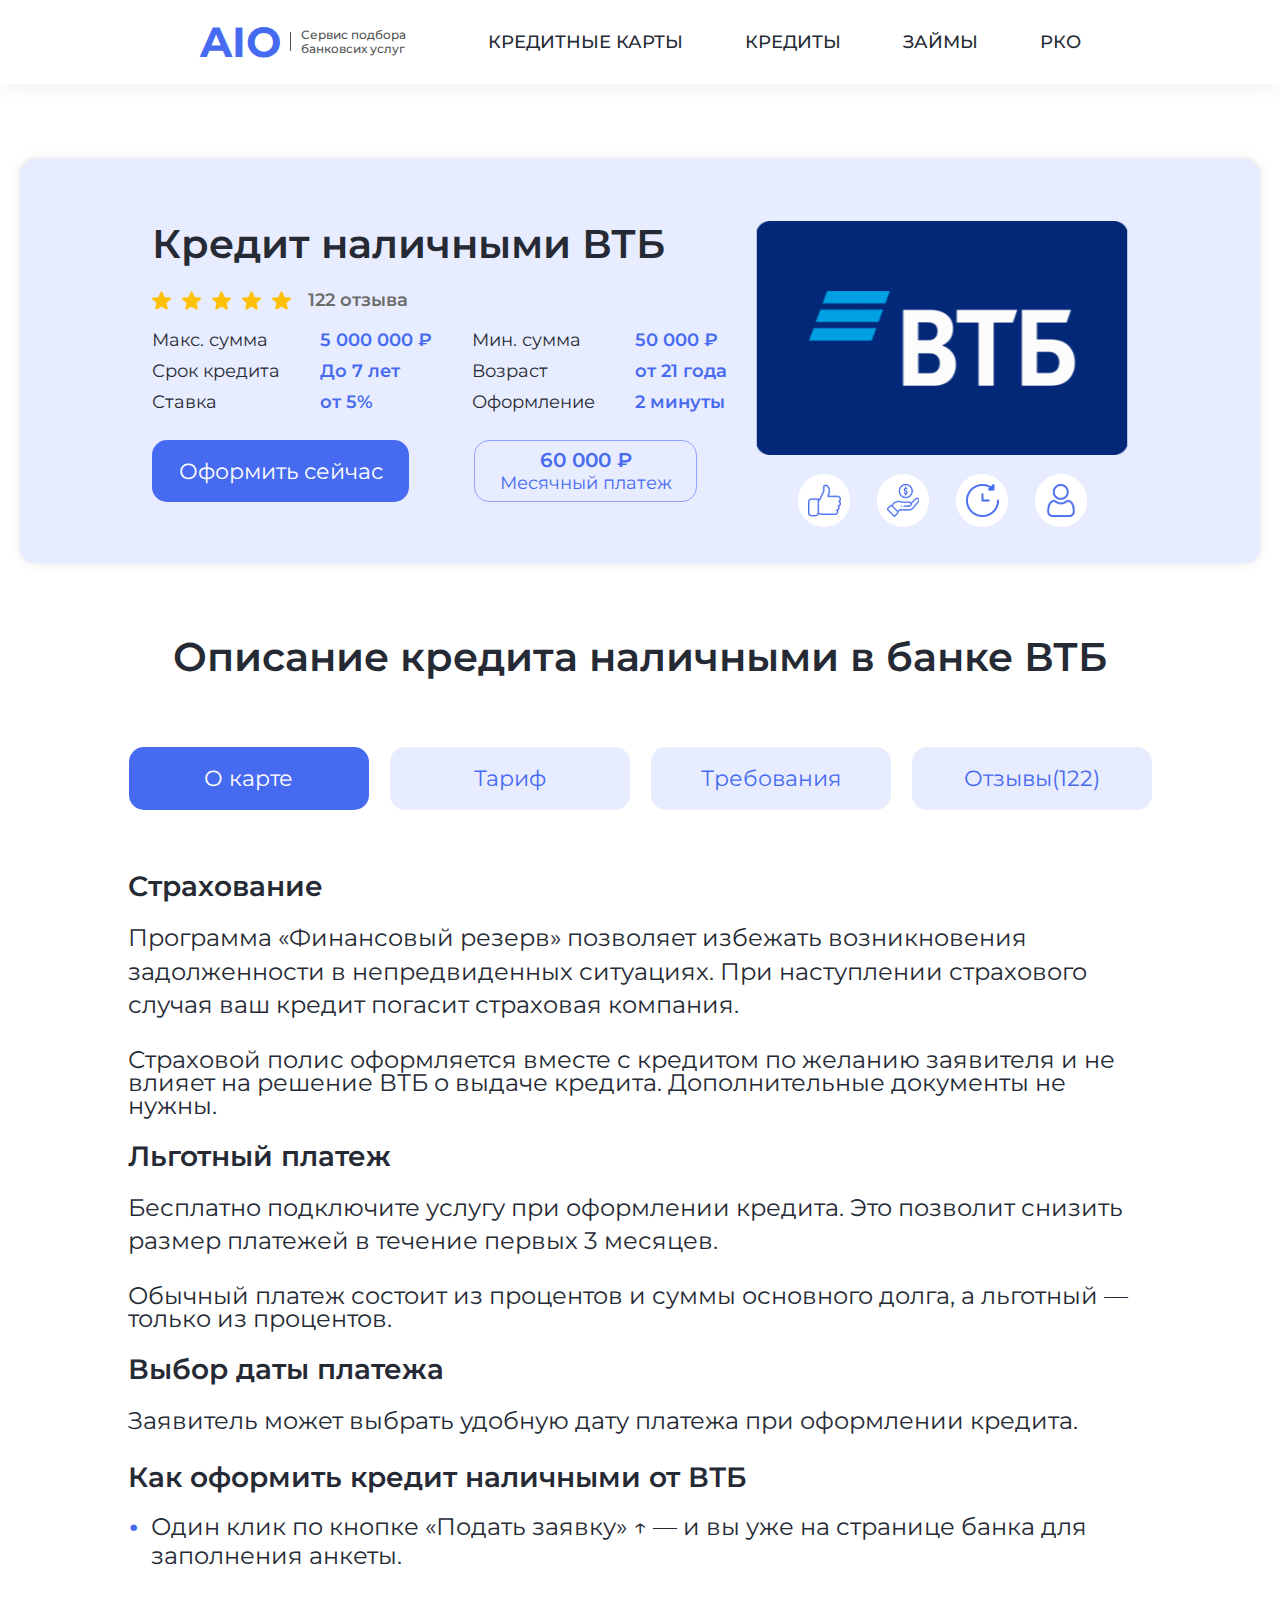
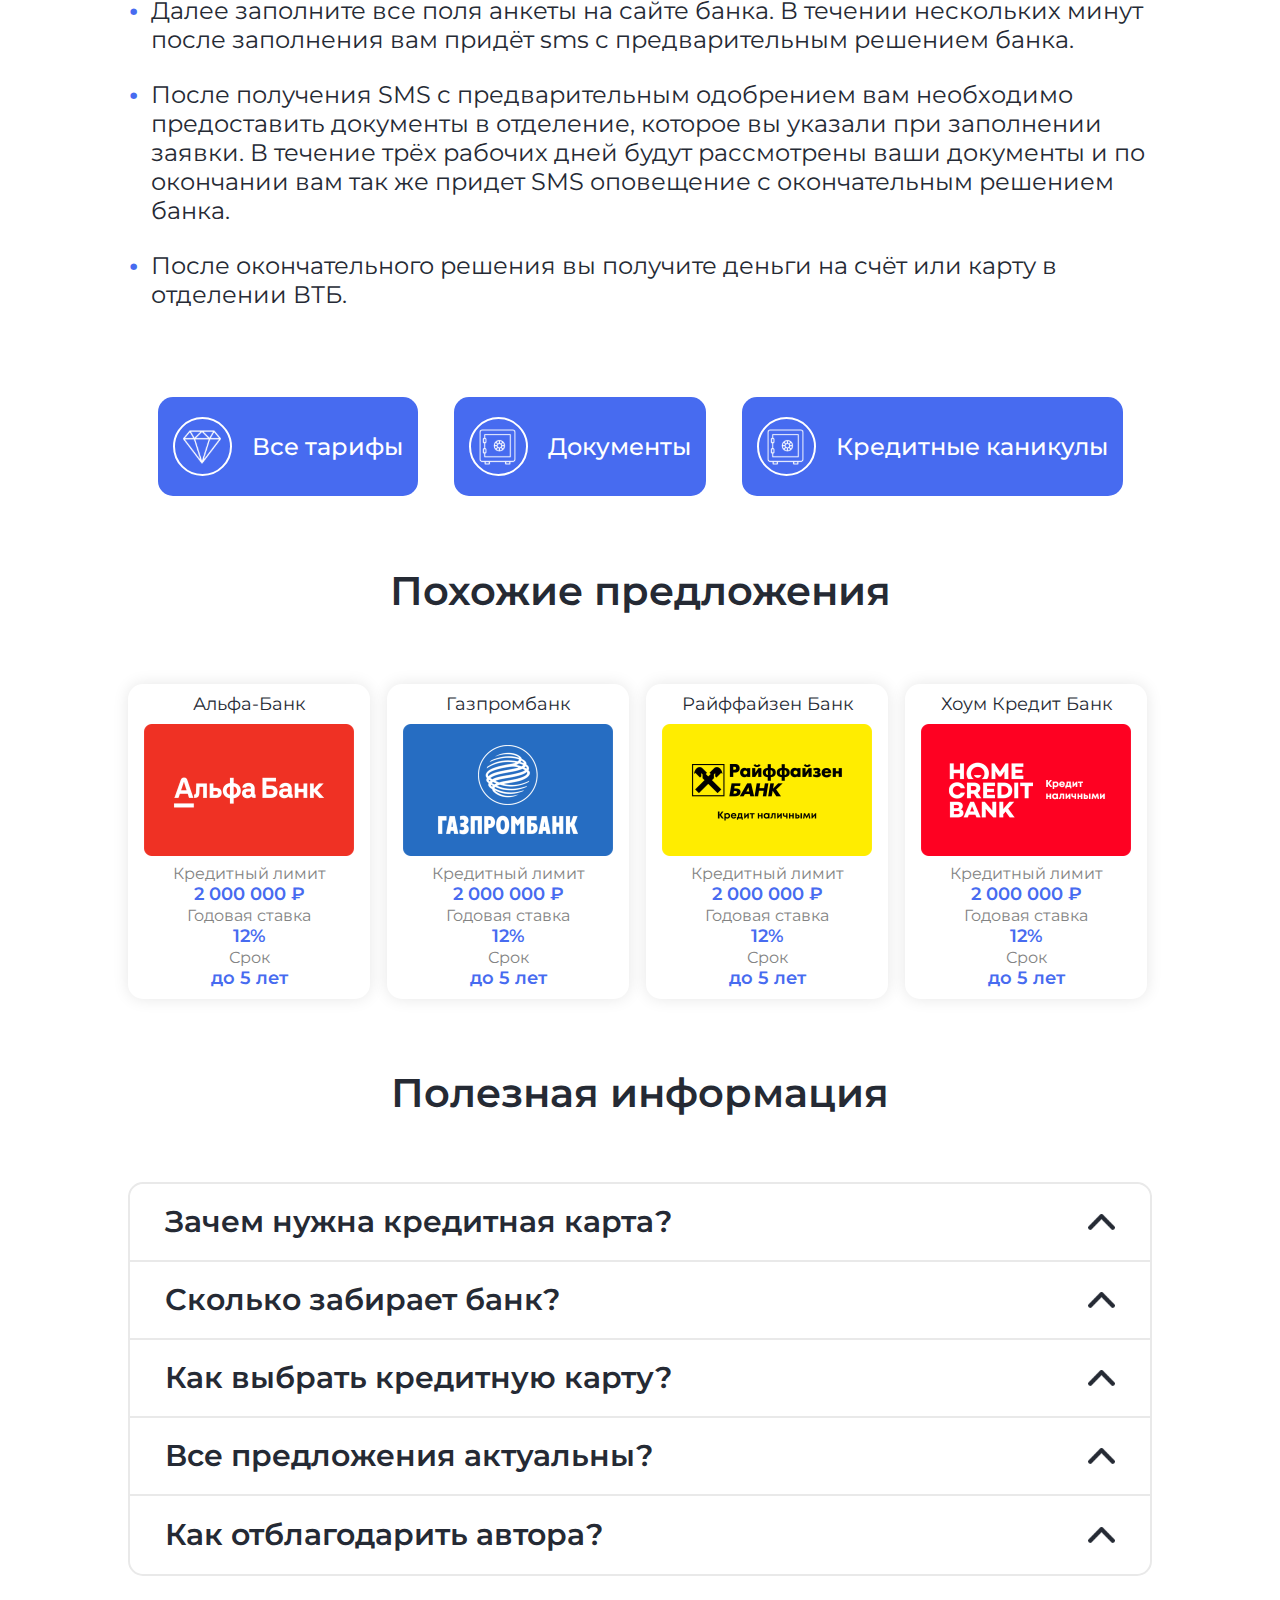
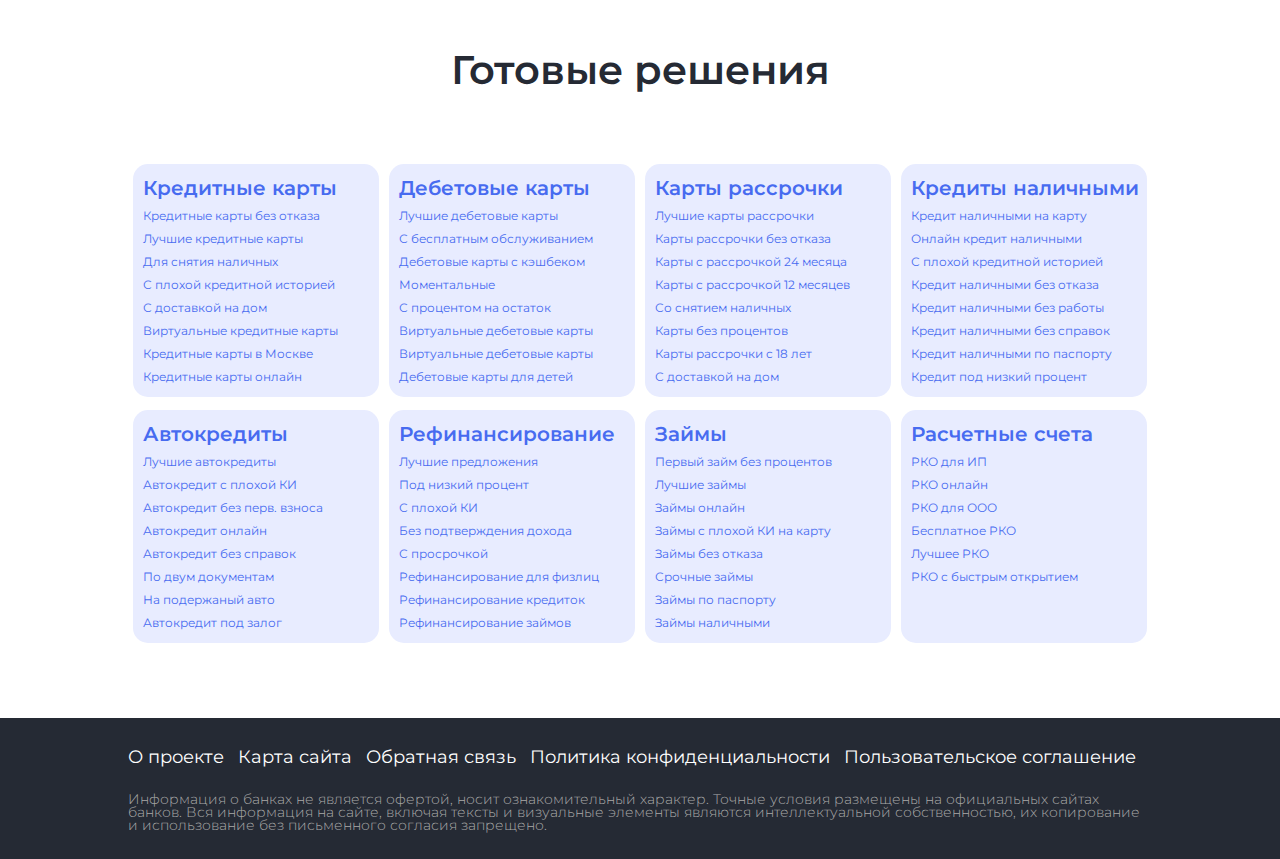
<file: vtb-credit.html>
<!DOCTYPE html>
<html lang="en">

<head>
    <meta charset="UTF-8">
    <meta http-equiv="X-UA-Compatible" content="IE=edge">
    <meta name="viewport" content="width=device-width, initial-scale=1.0">
    <title>AIOBank</title>
    <link rel="stylesheet" href="./css/style.css">
    <link rel="stylesheet" href="./css/vtb-credit.css">
    <link rel="stylesheet" href="./css/tinkoff-bank-style.css">
</head>

<body>
    <div class="wrapper">
        <header class="header">
            <div class="container">
                <nav class="header__nav">
                    <a class="header__logo" href="./index.html">
                        AIO <span>Сервис подбора <br> банковсих услуг</span>
                        <div class="vert-line"></div>
                    </a>
                    </a>
                    <ul class="header__list">
                        <li class="header__item">
                            <a href="./credit-card.html" class="header__link">кредитные карты</a>
                        </li>
                        <li class="header__item">
                            <a href="./credits.html" class="header__link">кредиты</a>
                        </li>
                        <li class="header__item">
                            <a href="./loans.html" class="header__link">займы</a>
                        </li>
                        <li class="header__item">
                            <a href="#!" class="header__link">рко</a>
                        </li>
                    </ul>
                </nav>
            </div>
        </header>

        <main class="page">

            <section class="specific-card">
                <div class="specific-card__container container">
                    <div class="specific-card__body">
                        <div class="specific-card__body-left">
                            <h2 class="specific-card__title">Кредит наличными ВТБ</h2>
                            <div class="specific-card__estimation">
                                <div class="specific-card__stars">
                                    <img src="./img/one-star.svg" alt="">
                                    <img src="./img/one-star.svg" alt="">
                                    <img src="./img/one-star.svg" alt="">
                                    <img src="./img/one-star.svg" alt="">
                                    <img src="./img/one-star.svg" alt="">
                                </div>
                                <p>122 отзыва</p>
                            </div>
                            <div class="specific-card__columns">
                                <div class="specific-card__column-text">
                                    <p>Макс. сумма</p>
                                    <p>Срок кредита</p>
                                    <p>Ставка</p>
                                </div>
                                <div class="specific-card__column-nums">
                                    <p>5 000 000 ₽</p>
                                    <p>До 7 лет</p>
                                    <p>от 5%</p>
                                </div>
                                <div class="specific-card__column-text">
                                    <p>Мин. сумма</p>
                                    <p>Возраст</p>
                                    <p>Оформление</p>
                                </div>
                                <div class="specific-card__column-nums">
                                    <p>50 000 ₽</p>
                                    <p>от 21 года</p>
                                    <p>2 минуты</p>
                                </div>
                            </div>
                            <div class="specific-card__body-footer">
                                <a href="" class="specific-card__body-btn">Оформить сейчас</a>
                                <div class="specific-card__applications">
                                    <span>60 000 ₽</span>
                                    <p>Месячный платеж</p>
                                </div>
                            </div>
                        </div>
                        <div class="specific-card__body-right">
                            <img class="specific-card__img" src="./img/image 28.svg" alt="">
                            <div class="specific-card__icons">
                                <div class="specific-card__icon">
                                    <img src="./img/like.svg" alt="">
                                </div>
                                <div class="specific-card__icon">
                                    <img src="./img/hand.svg" alt="">
                                </div>
                                <div class="specific-card__icon">
                                    <img src="./img/future.svg" alt="">
                                </div>
                                <div class="specific-card__icon">
                                    <img src="./img/user.svg" alt="">
                                </div>
                            </div>
                        </div>
                    </div>
                </div>
            </section>

            <section class="description">
                <div class="container">
                    <h2 class="description__title title">Описание кредита наличными в банке ВТБ</h2>
                    <div class="description__btns buttons__list">
                        <a href="#!" data-tab="#tab__1" class="buttons__item">О карте</a>
                        <a href="#!" data-tab="#tab__2" class="buttons__item">Тариф</a>
                        <a href="#!" data-tab="#tab__3" class="buttons__item">Требования</a>
                        <a href="#!" data-tab="#tab__4" class="buttons__item">Отзывы(122)</a>
                    </div>
                </div>
            </section>

            <section id="tab__1" class="about-card tabs__item">
                <div class="container">
                    <div class="about-card__body">
                        <h3 class="about-card__title">Страхование</h3>
                        <span>Программа «Финансовый резерв» позволяет избежать возникновения задолженности в
                            непредвиденных ситуациях. При наступлении
                            страхового случая ваш кредит погасит страховая компания.
                        </span>
                        <p>Страховой полис оформляется вместе с кредитом по желанию заявителя и не влияет на решение ВТБ
                            о выдаче кредита.
                            Дополнительные документы не нужны.</p>
                        <h3 class="about-card__title">Льготный платеж</h3>
                        <span>Бесплатно подключите услугу при оформлении кредита. Это позволит снизить размер платежей в
                            течение первых 3 месяцев.</span>
                        <p>Обычный платеж состоит из процентов и суммы основного долга, а льготный — только из
                            процентов.</p>
                        <h3 class="about-card__title">Выбор даты платежа</h3>
                        <span>Заявитель может выбрать удобную дату платежа при оформлении кредита.</span>
                        <h3 class="about-card__title">Как оформить кредит наличными от ВТБ</h3>
                        <ul class="about-card__list">
                            <li class="about-card__item">Один клик по кнопке «Подать заявку» ↑ — и вы уже на странице
                                банка для заполнения анкеты.
                            </li>
                            <li class="about-card__item">Далее заполните все поля анкеты на сайте банка. В течении
                                нескольких минут после заполнения вам придёт sms с
                                предварительным решением банка.
                            </li>
                            <li class="about-card__item">После получения SMS с предварительным одобрением вам необходимо
                                предоставить документы в отделение, которое вы указали
                                при заполнении заявки. В течение трёх рабочих дней будут рассмотрены ваши документы и по
                                окончании вам так же придет SMS
                                оповещение с окончательным решением банка.
                            </li>
                            <li class="about-card__item">После окончательного решения вы получите деньги на счёт или
                                карту в отделении ВТБ.
                            </li>
                        </ul>
                    </div>
                    <div class="about-card__btns">
                        <a href="" class="about-card__btn">
                            <img src="./img/diamond.svg" alt="">
                            <span>Все тарифы</span>
                        </a>
                        <a href="" class="about-card__btn">
                            <img src="./img/safe.svg" alt="">
                            <span>Документы</span>
                        </a>
                        <a href="" class="about-card__btn">
                            <img src="./img/safe.svg" alt="">
                            <span>Кредитные каникулы</span>
                        </a>
                    </div>
                </div>
            </section>

            <section id="tab__2" class="rate tabs__item">
                <div class="container">
                    <h2 class="rate__title">Акутальные тарифы кредита в ВТБ</h2>
                    <div class="rate__characteristics">
                        <div class="rate__characteristic">
                            <div class="rate__characteristic-title">Максимальная сумма кредита</div>
                            <div class="rate__characteristic-value">5 000 000 руб. для зарплатных клиентов банка
                                <br> 3 000 000 руб. для остальных
                            </div>
                        </div>
                        <div class="rate__characteristic">
                            <div class="rate__characteristic-title">Минимальная сумма кредита</div>
                            <div class="rate__characteristic-value">50 000 руб.</div>
                        </div>
                        <div class="rate__characteristic">
                            <div class="rate__characteristic-title">Срок кредита</div>
                            <div class="rate__characteristic-value">От 6 месяцев до 7 лет (для зарплатных клиентов) и до
                                5 лет для остальных</div>
                        </div>
                        <div class="rate__characteristic">
                            <div class="rate__characteristic-title">Процентная ставка</div>
                            <div class="rate__characteristic-value">От 5% до 20,7% годовых
                                Скидка 0,4% при заявке онлайн до 30 апреля 2021 г.</div>
                        </div>
                        <div class="rate__characteristic">
                            <div class="rate__characteristic-title">Цель кредита</div>
                            <div class="rate__characteristic-value">Любые цели</div>
                        </div>
                        <div class="rate__characteristic">
                            <div class="rate__characteristic-title">Подача заявки</div>
                            <div class="rate__characteristic-value">Онлайн илии в отделении</div>
                        </div>
                        <div class="rate__characteristic">
                            <div class="rate__characteristic-title">Решение по кредиту</div>
                            <div class="rate__characteristic-value">От 2 минут
                            </div>
                        </div>
                        <div class="rate__characteristic">
                            <div class="rate__characteristic-title">Справки о доходе</div>
                            <div class="rate__characteristic-value">Не обязательно для зарплатных клиентов банка
                                Необходимо всем остальным</div>
                        </div>
                        <div class="rate__characteristic">
                            <div class="rate__characteristic-title">Возраст</div>
                            <div class="rate__characteristic-value">От 21 года</div>
                        </div>
                        <div class="rate__characteristic">
                            <div class="rate__characteristic-title">Кредитная история</div>
                            <div class="rate__characteristic-value">Хорошая</div>
                        </div>
                        <div class="rate__characteristic">
                            <div class="rate__characteristic-title">Страхование</div>
                            <div class="rate__characteristic-value">По желанию
                                При отказе от страховки ставка повышается на 4%</div>
                        </div>
                        <div class="rate__characteristic">
                            <div class="rate__characteristic-title">Прописка в регионе банка</div>
                            <div class="rate__characteristic-value">Обязательно</div>
                        </div>
                        <div class="rate__characteristic">
                            <div class="rate__characteristic-title">Способы получения</div>
                            <div class="rate__characteristic-value">На карту</div>
                        </div>
                        <div class="rate__characteristic">
                            <div class="rate__characteristic-title">Способы погашения</div>
                            <div class="rate__characteristic-value">- Через банкомат, мобильное приложение, личный
                                кабинет и в кассах ВТБ
                                <br> - В почтовом отделении «Почты России»
                                <br> - Переводом с карты другого банка
                                <br> - Золотая Корона и др.
                            </div>
                        </div>
                        <div class="rate__characteristic">
                            <div class="rate__characteristic-title">Залог</div>
                            <div class="rate__characteristic-value">Без залога</div>
                        </div>
                        <div class="rate__characteristic">
                            <div class="rate__characteristic-title">Поручительство</div>
                            <div class="rate__characteristic-value">Без поручителей</div>
                        </div>
                        <div class="rate__characteristic">
                            <div class="rate__characteristic-title">Пеня при просрочке</div>
                            <div class="rate__characteristic-value">0,1% в день от суммы просроченной задолженности
                            </div>
                        </div>
                    </div>
                    <div class="rate__btns">
                        <a href="#!" class="rate__btn">
                            <div class="rate__btm-img">
                                <img src="./img/copy.svg" alt="">
                            </div>
                            <span>Тариф по карте</span>
                        </a>
                        <a href="#!" class="rate__btn">
                            <div class="rate__btm-img">
                                <img src="./img/copy.svg" alt="">
                            </div>
                            <span>Условия КБО</span>
                        </a>
                        <a href="#!" class="rate__btn">
                            <div class="rate__btm-img">
                                <img src="./img/copy.svg" alt="">
                            </div>
                            <span>Программа лояльности</span>
                        </a>
                    </div>
                </div>
            </section>

            <section id="tab__3" class="requirement tabs__item">
                <div class="container">
                    <div class="requirement__inner">
                        <h3 class="requirement__title">Требования к заемщику</h3>
                        <ul class="requirement__list">
                            <li class="requirement__item">Гражданство России</li>
                            <li class="requirement__item">Возраст от 21 лет</li>
                            <li class="requirement__item">Наличие регистрации, подходит как постоянная, так и временная
                            </li>
                            <li class="requirement__item">Официальное трудоустройство. Срок работы на одном месте не
                                менее 6 месяцев. Общий трудовой стаж не менее 1 года</li>
                            <li class="requirement__item">Подтверждение постоянного источника дохода, например, справка
                                2-НДФЛ</li>
                            <li class="requirement__item">Среднемесячный доход — не меньше 15000 рублей</li>
                            <li class="requirement__item">Отсутствие отрицательной кредитной истории</li>
                            <li class="requirement__item">Копия трудовой книжки при запросе больше 500 000 рублей</li>
                        </ul>
                        <h3 class="requirement__title">Являетесь зарплатным клиентом банка?</h3>
                        <p>Специально для вас банк упростил получение кредита, вам потребуется всего два документа:
                            только паспорт и СНИЛС.</p>
                        <p>Банк серьезный, готов выдать многомиллионый кредит и устанавливает низкие процентные ставки.
                            Но и требования к заемщикам
                            соответствующие. Кредиты наличными ВТБ доступны только качественным клиентам, обладающим
                            хорошей кредитной историей и
                            нормальной платежеспособностью. В большей степени ВТБ специализируется на кредитовании
                            зарплатных клиентов, но и обычные
                            заявители могут получить здесь деньги.</p>
                        <p>ВТБ устанавливает требование к минимальному доходу в 15000 рублей — это сумма после
                            налогообложения и всех положенных
                            вычетов. Устанавливая такой критерий, банк исключает возможность кредитования граждан с
                            низкой платежеспособностью.</p>
                        <p>Получить кредит наличными в ВТБ могут только трудоустроенные граждане, предоставление справки
                            2НФДЛ или по форме банка —
                            обязательное условие. Если нужен большой лимит, превышающий 500000 рублей, дополнительно от
                            заявителя требуется копия
                            трудовой, заверенная работодателем. Если заявку подает зарплатный клиент, он получает ссуду
                            на упрощенных условиях, ему
                            достаточно предоставить паспорт и СНИЛС.</p>
                    </div>
                </div>
            </section>

            <section id="tab__4" class="reviews tabs__item">
                <div class="container">
                    <h2 class="reviews__title">Отзывы о кредите наличными в банке ВТБ</h2>
                    <div class="reviews__cards">
                        <div class="reviews__card">
                            <div class="reviews__card-top">
                                <div class="reviews__card-stars">
                                    <img src="./img/star2.svg" alt="">
                                    <img src="./img/star2.svg" alt="">
                                    <img src="./img/star2.svg" alt="">
                                    <img src="./img/star2.svg" alt="">
                                    <img src="./img/star2.svg" alt="">
                                </div>
                                <p class="reviews__card-name">Ксения</p>
                            </div>
                            <div class="reviews__card-body">
                                <h3 class="reviews__card-title">По моему опыту - это лучшая карта</h3>
                                <p class="reviews__card-text">Решила попробовать карту альфа-банк 100 дней без
                                    процентов. И кстати не пожалела,
                                    оформляется быстро, заполнила анкету,
                                    на следующий день позвонили, удостоверились что это действительно я. и сказали что
                                    можно уже забрать карту. Общались
                                    вежливо, не настырно. Сходила забрал карту, пользуюсь. Пока мин <span class="active"
                                        id="dots">...</span><span id="more"></span>
                                    <button class="active" id="reviews__card-btn">Читать далее</button>
                                </p>
                            </div>
                        </div>
                        <div class="reviews__card">
                            <div class="reviews__card-top">
                                <div class="reviews__card-stars">
                                    <img src="./img/star2.svg" alt="">
                                    <img src="./img/star2.svg" alt="">
                                    <img src="./img/star2.svg" alt="">
                                    <img src="./img/star2.svg" alt="">
                                    <img src="./img/star2.svg" alt="">
                                </div>
                                <p class="reviews__card-name">Ольга</p>
                            </div>
                            <div class="reviews__card-body">
                                <h3 class="reviews__card-title">Про Альфа-банк</h3>
                                <p class="revies__card-text">Этот Альфа-банк, только рекламирует себя очень хорошо, а на
                                    самом деле-никчемный!
                                    Звонят оттуда постоянно со своими
                                    кредитами и кредитными картами, а толку нет. Решила еще в середине 2020г. оформить
                                    кредитку после их звонков-пришла и
                                    отказали,через день опять начали названивать, у Вас там что, персо <span
                                        class="active" id="dots">...</span><span id="more"></span>
                                    <button class="active" id="reviews__card-btn">Читать далее</button>
                                </p>
                            </div>
                        </div>
                        <div class="reviews__card">
                            <div class="reviews__card-top">
                                <div class="reviews__card-stars">
                                    <img src="./img/star2.svg" alt="">
                                    <img src="./img/star2.svg" alt="">
                                    <img src="./img/star2.svg" alt="">
                                    <img src="./img/star2.svg" alt="">
                                    <img src="./img/star2.svg" alt="">
                                </div>
                                <p class="reviews__card-name">Ирина</p>
                            </div>
                            <div class="reviews__card-body">
                                <h3 class="reviews__card-title">Кредит со страховкой</h3>
                                <p>Добрый день, хочу написать и огородить предупредить, чтобы не попадались на уловки и
                                    хитрости банка. Я то не очень наивная ,но так получилось срочно нужен был кредит и
                                    тут предложение от моего банка , и с хорошими условиями . Якобы, если закрываешь
                                    кредит в течение года страховку возвращаем. И дело <span class="active"
                                        id="dots">...</span><span id="more"></span>
                                    <button class="active" id="reviews__card-btn">Читать далее</button>
                                </p>

                            </div>
                        </div>
                        <div class="reviews__card">
                            <div class="reviews__card-top">
                                <div class="reviews__card-stars">
                                    <img src="./img/star2.svg" alt="">
                                    <img src="./img/star2.svg" alt="">
                                    <img src="./img/star2.svg" alt="">
                                    <img src="./img/star2.svg" alt="">
                                    <img src="./img/star2.svg" alt="">
                                </div>
                                <p class="reviews__card-name">Юлия</p>
                            </div>
                            <div class="reviews__card-body">
                                <h3 class="reviews__card-title">Обман своих клиентов. Будьте аккуратны</h3>
                                <p>воспользовалась акцией снять 100 000 рублей в декабре, якобы 3 мес без %, перед этим
                                    погасила ее полностью, трат не было, через месяц пришел долг 13500!!! Мошенически
                                    обманывают своих клиентов!!<span class="active" id="dots">...</span><span
                                        id="more"></span>
                                    <button class="active" id="reviews__card-btn">Читать далее</button>
                                </p>
                            </div>
                        </div>
                    </div>
                </div>
            </section>

            <section class="similar">
                <div class="container">
                    <h2 class="similar__title">
                        Похожие предложения
                    </h2>
                    <div class="similar__cards">
                        <a href="#!" class="similar__card">
                            <h3 class="similar__name-bank">Альфа-Банк</h3>
                            <img src="./img/image 56.svg" alt="">
                            <div class="similar__info">
                                <p class="similar__info-text">Кредитный лимит</p>
                                <p class="similar__info-nums">2 000 000 ₽</p>
                                <p class="similar__info-text">Годовая ставка</p>
                                <p class="similar__info-nums">12%</p>
                                <p class="similar__info-text">Срок</p>
                                <p class="similar__info-nums">до 5 лет</p>
                            </div>
                        </a>
                        <a href="#!" class="similar__card">
                            <h3 class="similar__name-bank">Газпромбанк</h3>
                            <img src="./img/image 55.svg" alt="">
                            <div class="similar__info">
                                <p class="similar__info-text">Кредитный лимит</p>
                                <p class="similar__info-nums">2 000 000 ₽</p>
                                <p class="similar__info-text">Годовая ставка</p>
                                <p class="similar__info-nums">12%</p>
                                <p class="similar__info-text">Срок</p>
                                <p class="similar__info-nums">до 5 лет</p>
                            </div>
                        </a>
                        <a href="#!" class="similar__card">
                            <h3 class="similar__name-bank">Райффайзен Банк</h3>
                            <img src="./img/image 57.svg" alt="">
                            <div class="similar__info">
                                <p class="similar__info-text">Кредитный лимит</p>
                                <p class="similar__info-nums">2 000 000 ₽</p>
                                <p class="similar__info-text">Годовая ставка</p>
                                <p class="similar__info-nums">12%</p>
                                <p class="similar__info-text">Срок</p>
                                <p class="similar__info-nums">до 5 лет</p>
                            </div>
                        </a>
                        <a href="#!" class="similar__card">
                            <h3 class="similar__name-bank">Хоум Кредит Банк</h3>
                            <img src="./img/image 54.svg" alt="">
                            <div class="similar__info">
                                <p class="similar__info-text">Кредитный лимит</p>
                                <p class="similar__info-nums">2 000 000 ₽</p>
                                <p class="similar__info-text">Годовая ставка</p>
                                <p class="similar__info-nums">12%</p>
                                <p class="similar__info-text">Срок</p>
                                <p class="similar__info-nums">до 5 лет</p>
                            </div>
                        </a>
                    </div>
            </section>

            <section class="info">
                <div class="container">
                    <div class="info__body">
                        <h2 class="info__title title">Полезная информация</h2>
                        <ul class="info__accordion accordion-list">
                            <li class="accordion">
                                <button class="accordion__control">
                                    <span class="accordion__title">Зачем нужна кредитная карта?</span>
                                    <i class="accordion__icon">
                                        <img src="/img/PinClipart.svg" alt="">
                                    </i>
                                </button>
                                <div class="accordion__content">
                                    Если вам не хватает своих средств для покупки желанного товара или услуги, на помощь
                                    придет кредитная карта в Москве.
                                    Это отличный способ быстро получить нужную сумму.
                                </div>
                            </li>
                            <li class="accordion">
                                <button class="accordion__control">
                                    <span class="accordion__title">Сколько забирает банк?</span>
                                    <i class="accordion__icon">
                                        <img src="/img/PinClipart.svg" alt="">
                                    </i>
                                </button>
                                <div class="accordion__content">
                                </div>
                            </li>
                            <li class="accordion">
                                <button class="accordion__control">
                                    <span class="accordion__title">Как выбрать кредитную карту?</span>
                                    <i class="accordion__icon">
                                        <img src="/img/PinClipart.svg" alt="">
                                    </i>
                                </button>
                                <div class="accordion__content">
                                </div>
                            </li>
                            <li class="accordion">
                                <button class="accordion__control">
                                    <span class="accordion__title">Все предложения актуальны?</span>
                                    <i class="accordion__icon">
                                        <img src="/img/PinClipart.svg" alt="">
                                    </i>
                                </button>
                                <div class="accordion__content">
                                </div>
                            </li>
                            <li class="accordion">
                                <button class="accordion__control accordion__last-control">
                                    <span class="accordion__title">Как отблагодарить автора?</span>
                                    <i class="accordion__icon">
                                        <img src="/img/PinClipart.svg" alt="">
                                    </i>
                                </button>
                                <div class="accordion__content accordion__last-content">
                                </div>
                            </li>
                        </ul>
                    </div>
                </div>
            </section>

            <section class="ready-solutions">
                <div class="container">
                    <div class="ready-solutions__body">
                        <h2 class="ready-solutions__title title">Готовые решения</h2>
                    </div>
                    <div class="ready-solutions__cards">
                        <div class="ready-solutions__cards-row">
                            <div class="ready-solutions__card">
                                <h3 class="ready-solutions__card-title">Кредитные карты</h3>
                                <a href="#!" class="ready-solutions__card-link">Кредитные карты без отказа</a>
                                <a href="#!" class="ready-solutions__card-link">Лучшие кредитные карты</a>
                                <a href="#!" class="ready-solutions__card-link">Для снятия наличных</a>
                                <a href="#!" class="ready-solutions__card-link">С плохой кредитной историей</a>
                                <a href="#!" class="ready-solutions__card-link">С доставкой на дом</a>
                                <a href="#!" class="ready-solutions__card-link">Виртуальные кредитные карты</a>
                                <a href="#!" class="ready-solutions__card-link">Кредитные карты в Москве</a>
                                <a href="#!" class="ready-solutions__card-link">Кредитные карты онлайн</a>
                            </div>
                            <div class="ready-solutions__card">
                                <h3 class="ready-solutions__card-title">Дебетовые карты</h3>
                                <a href="#!" class="ready-solutions__card-link">Лучшие дебетовые карты</a>
                                <a href="#!" class="ready-solutions__card-link">С бесплатным обслуживанием</a>
                                <a href="#!" class="ready-solutions__card-link">Дебетовые карты с кэшбеком</a>
                                <a href="#!" class="ready-solutions__card-link">Моментальные</a>
                                <a href="#!" class="ready-solutions__card-link">С процентом на остаток</a>
                                <a href="#!" class="ready-solutions__card-link">Виртуальные дебетовые карты</a>
                                <a href="#!" class="ready-solutions__card-link">Виртуальные дебетовые карты</a>
                                <a href="#!" class="ready-solutions__card-link">Дебетовые карты для детей</a>
                            </div>
                            <div class="ready-solutions__card">
                                <h3 class="ready-solutions__card-title">Карты рассрочки</h3>
                                <a href="#!" class="ready-solutions__card-link">Лучшие карты рассрочки</a>
                                <a href="#!" class="ready-solutions__card-link">Карты рассрочки без отказа</a>
                                <a href="#!" class="ready-solutions__card-link">Карты с рассрочкой 24 месяца</a>
                                <a href="#!" class="ready-solutions__card-link">Карты с рассрочкой 12 месяцев</a>
                                <a href="#!" class="ready-solutions__card-link">Со снятием наличных</a>
                                <a href="#!" class="ready-solutions__card-link">Карты без процентов</a>
                                <a href="#!" class="ready-solutions__card-link">Карты рассрочки с 18 лет</a>
                                <a href="#!" class="ready-solutions__card-link">С доставкой на дом</a>
                            </div>
                            <div class="ready-solutions__card">
                                <h3 class="ready-solutions__card-title">Кредиты наличными</h3>
                                <a href="#!" class="ready-solutions__card-link">Кредит наличными на карту</a>
                                <a href="#!" class="ready-solutions__card-link">Онлайн кредит наличными</a>
                                <a href="#!" class="ready-solutions__card-link">С плохой кредитной историей</a>
                                <a href="#!" class="ready-solutions__card-link">Кредит наличными без отказа</a>
                                <a href="#!" class="ready-solutions__card-link">Кредит наличными без работы</a>
                                <a href="#!" class="ready-solutions__card-link">Кредит наличными без справок</a>
                                <a href="#!" class="ready-solutions__card-link">Кредит наличными по паспорту</a>
                                <a href="#!" class="ready-solutions__card-link">Кредит под низкий процент</a>
                            </div>
                        </div>
                        <div class="ready-solutions__cards-row">
                            <div class="ready-solutions__card">
                                <h3 class="ready-solutions__card-title">Автокредиты</h3>
                                <a href="#!" class="ready-solutions__card-link">Лучшие автокредиты</a>
                                <a href="#!" class="ready-solutions__card-link">Автокредит с плохой КИ</a>
                                <a href="#!" class="ready-solutions__card-link">Автокредит без перв. взноса</a>
                                <a href="#!" class="ready-solutions__card-link">Автокредит онлайн</a>
                                <a href="#!" class="ready-solutions__card-link">Автокредит без справок</a>
                                <a href="#!" class="ready-solutions__card-link">По двум документам</a>
                                <a href="#!" class="ready-solutions__card-link">На подержаный авто</a>
                                <a href="#!" class="ready-solutions__card-link">Автокредит под залог</a>
                            </div>
                            <div class="ready-solutions__card">
                                <h3 class="ready-solutions__card-title">Рефинансирование</h3>
                                <a href="#!" class="ready-solutions__card-link">Лучшие предложения</a>
                                <a href="#!" class="ready-solutions__card-link">Под низкий процент</a>
                                <a href="#!" class="ready-solutions__card-link">С плохой КИ</a>
                                <a href="#!" class="ready-solutions__card-link">Без подтверждения дохода</a>
                                <a href="#!" class="ready-solutions__card-link">С просрочкой</a>
                                <a href="#!" class="ready-solutions__card-link">Рефинансирование для физлиц</a>
                                <a href="#!" class="ready-solutions__card-link">Рефинансирование кредиток</a>
                                <a href="#!" class="ready-solutions__card-link">Рефинансирование займов</a>
                            </div>
                            <div class="ready-solutions__card">
                                <h3 class="ready-solutions__card-title">Займы</h3>
                                <a href="#!" class="ready-solutions__card-link">Первый займ без процентов</a>
                                <a href="#!" class="ready-solutions__card-link">Лучшие займы</a>
                                <a href="#!" class="ready-solutions__card-link">Займы онлайн</a>
                                <a href="#!" class="ready-solutions__card-link">Займы с плохой КИ на карту</a>
                                <a href="#!" class="ready-solutions__card-link">Займы без отказа</a>
                                <a href="#!" class="ready-solutions__card-link">Срочные займы</a>
                                <a href="#!" class="ready-solutions__card-link">Займы по паспорту</a>
                                <a href="#!" class="ready-solutions__card-link">Займы наличными</a>
                            </div>
                            <div class="ready-solutions__card">
                                <h3 class="ready-solutions__card-title">Расчетные счета</h3>
                                <a href="#!" class="ready-solutions__card-link">РКО для ИП</a>
                                <a href="#!" class="ready-solutions__card-link">РКО онлайн</a>
                                <a href="#!" class="ready-solutions__card-link">РКО для ООО</a>
                                <a href="#!" class="ready-solutions__card-link">Бесплатное РКО</a>
                                <a href="#!" class="ready-solutions__card-link">Лучшее РКО</a>
                                <a href="#!" class="ready-solutions__card-link">РКО с быстрым открытием</a>
                                <a href="#!" class="ready-solutions__card-link"></a>
                                <a href="#!" class="ready-solutions__card-link"></a>
                            </div>
                        </div>
                    </div>
                </div>
            </section>
        </main>

        <footer class="footer">
            <div class="container">
                <div class="footer__body">
                    <ul class="footer__list">
                        <li class="footer__item">
                            <a href="" class="footer__link">О проекте</a>
                        </li>
                        <li class="footer__item">
                            <a href="" class="footer__link">Карта сайта</a>
                        </li>
                        <li class="footer__item">
                            <a href="" class="footer__link">Обратная связь</a>
                        </li>
                        <li class="footer__item">
                            <a href="" class="footer__link">Политика конфиденциальности</a>
                        </li>
                        <li class="footer__item">
                            <a href="" class="footer__link">Пользовательское соглашение</a>
                        </li>
                    </ul>
                    <p class="footer__text">
                        Информация о банках не является офертой, носит ознакомительный характер. Точные условия
                        размещены на официальных сайтах
                        банков. Вся информация на сайте, включая тексты и визуальные элементы являются интеллектуальной
                        собственностью, их
                        копирование и использование без письменного согласия запрещено.
                    </p>
                </div>
            </div>
        </footer>
    </div>
    <script src="./js/readmore.js"></script>
    <script src="./js/tabs.js"></script>
    <script src="./js/accordion.js"></script>
</body>

</html>
</file>
<file: css/media.css>
@media (max-width: 320px) {

    .container {
        padding: 0 18px;
    }

    .offers__cards-row {
        display: flex;
        flex-direction: column;
    }

    .offers__card {
        width: 287px;
    }

    .offers__card-link {
        justify-content: center;
        background-color: #E8ECFF;
        color: #476BF0;
        border: none;
        height: 52px;
        font-weight: 400;
        font-size: 22px;
        line-height: 21px;
    }

    .offers__card-link img {
        display: none;
    }

    .offers__card-percentages {
        font-weight: 400;
        font-size: 22px;
        line-height: 21px;
        color: #000000;
    }

    .offers__card-percentages span {
        font-weight: 300;
        font-size: 40px;
        line-height: 38px;
        color: #000000;
    }

    .offers__card-cashback {
        font-weight: 300;
        font-size: 20px;
        line-height: 19px;
        color: #727272;
    }

    .all-offers__btn {
        display: none;
    }

    .title {
        font-weight: 700;
        font-size: 24px;
        line-height: 23px;
        text-align: center;
        color: #252A34;
    }

    .best-bank__body {
        padding-top: 36px;
    }

    .best-bank__btns {
        display: flex;
    }

    .best-bank__btn {
        width: 139px;
        height: 37px;
        font-weight: 400;
        font-size: 12px;
        line-height: 11px;
        color: #476BF0;
        border-radius: 5px;
    }

}
</file>
<file: css/credit-card-style.css>
.offers__card {
        text-align: left;
        box-shadow: 0px 0px 4px rgba(0, 0, 0, 0.09), 0px 0px 16px rgba(0, 0, 0, 0.06);
        border-radius: 15px;
        padding: 27px 0 27px 19px;
        width: 100%;
    }

    .offers__card:not(:first-child) {
        margin-top: 33px;
    }

    .offers__cards {
        margin-top: 49px;
    }

    .offers__card-title {
        font-weight: 600;
        font-size: 26px;
        line-height: 25px;
        color: #252A34;
    }

    .offers__card-dignities {
        border-left: 1px solid #476BF0;
        margin-left: 15px;
        height: 159px;
        padding-left: 16px;
    }

    .offers__card-dignity:not(:first-child) {
        margin-top: 26px;
    }

    .offers__card-dignity {
        display: flex;
        align-items: center;
        gap: 16px;
    }

    .offers__card-dignity p {
        font-weight: 600;
        font-size: 18px;
        line-height: 17px;
        color: #476BF0;
    }

    .offers__bottom {
        margin-top: 27px;
        display: flex;
        align-items: center;
    }

    .offers__card-info {
        padding-left: 19px;
    }

    .offers__card-btns {
        margin-top: 19px;
    }

    .offers__card-btn {
        display: inline-block;
        font-weight: 400;
        font-size: 18px;
        line-height: 17px;
        background: transparent;
        border: 1px solid #476BF0;
        border-radius: 15px;
        padding: 15px 27px;
        color: #476BF0;
        transition: 0.1s ease;
    }

    .offers__card-btn:hover {
        background: #476BF0;
        color: white;
    }

    .offers__card-btn:not(:last-child) {
        margin-right: 25px;
    }

    .offers__card-footer {
        display: flex;
        gap: 18px;
        margin-top: 23px;
        font-weight: 400;
        font-size: 14px;
        line-height: 13px;
        color: #818181;
    }

    .offers__card-columns {
        display: flex;
        gap: 14px;
    }

    .offers__column-text p {
        font-weight: 400;
        font-size: 14px;
        line-height: 13px;
        color: #818181;
        margin-top: 14px;

    }

    .offers__column-nums p {
        font-weight: 500;
        font-size: 14px;
        line-height: 13px;
        color: #252A34;
        margin-top: 14px;
    }

    .credit-card__container {
        margin-top: 75px;
    }

    .credit-card__sub-title {
        font-weight: 400;
        font-size: 28px;
        line-height: 27px;
        color: #252A34;
        margin-top: 15px;
    }

    .offers__card:nth-child(n + 6) {
        display: none;
    }

    .show-more {
        color: #476BF0;
        font-size: 26px;
        font-weight: 400;
        background-color: transparent;
        padding: 13px 54px;
        border-radius: 15px;
        border: 1px solid #476BF0;
        margin-top: 33px;
    }

    .show-more:hover {
        background: #476BF0;
        color: white;
    }

    .offers__card.is-visible {
        display: block;
    }
</file>
<file: css/credits-style.css>
.credits__sub-title {
    font-weight: 400;
    font-size: 28px;
    line-height: 27px;
    color: #252A34;
    margin-top: 15px;
}

.credits__title {
    margin-top: 75px;
}
</file>
<file: css/loans-style.css>
.loans__sub-title {
    color: #252A34;
    font-size: 32px;
    font-weight: 400;
    margin-top: 15px;
}

.loans__title {
    margin-top: 75px;
}
</file>
<file: css/tinkoff-bank-style.css>
.about-card__body {
    text-align: left;
    padding-top: 63px;
}

.about-card__title {
    font-weight: 600;
    font-size: 28px;
    line-height: 27px;
    color: #252A34;
}

.about-card__title:not(:first-child) {
    margin-top: 26px;
}

.about-card__item::before {
    color: #476BF0;
    content: "\2022";
    font-size: 26px;
    font-weight: 700;
    left: -22px;
    position: absolute;
    top: 0;
}

.about-card__item {
    position: relative;
    font-weight: 400;
    font-size: 24px;
    line-height: 29px;
    color: #252A34;
    margin-left: 23px;
}

.about-card__item:not(:first-child) {
    margin-top: 26px;
}

.about-card__list {
    padding-top: 21px;
}


.about-card__body p {
    font-weight: 400;
    font-size: 24px;
    line-height: 23px;
    color: #252A34;
    margin-top: 26px;
}

.specific-card__btns {
    margin-top: 79px;
}

.about-card__btns {
    display: flex;
    justify-content: center;
    gap: 36px;
    margin-top: 88px;
}

.about-card__btn {
    display: flex;
    align-items: center;
    background: #476BF0;
    border-radius: 15px;
    padding: 20px 15px;
    gap: 20px;
    transition: 0.1s ease;
}

.about-card__btn span {
    font-weight: 500;
    font-size: 24px;
    line-height: 23px;
    color: #FFFFFF;
}

.about-card__btn:hover {
    background: #305BFA;
}

.specific-card__body {
    background: #E8ECFF;
    box-shadow: 0px 0px 4px rgba(0, 0, 0, 0.09), 0px 0px 16px rgba(0, 0, 0, 0.06);
    border-radius: 15px;
    text-align: left;
    justify-content: center;
    padding: 62px 0 36px 0;
    display: flex;
    gap: 29px;
    margin-top: 75px
}

.specific-card__estimation {
    display: flex;
    align-items: center;
    gap: 17px;
    margin-top: 24px;
}

.specific-card__estimation p {
    font-weight: 600;
    font-size: 18px;
    line-height: 17px;
    color: #6C6C6C;
}

.specific-card__title {
    font-weight: 600;
    font-size: 40px;
    line-height: 46px;
    color: #252A34;
}

.specific-card__body-left {
    max-width: 623px;
}

.specific-card__stars img:not(:first-child) {
    margin-left: 7px;
}

.specific-card__container {
    max-width: 1240px;
}

.specific-card__columns {
    display: flex;
    gap: 40px;
    margin-top: 22px;
}

.specific-card__column-text p {
    font-weight: 400;
    font-size: 18px;
    line-height: 17px;
    color: #252A34;
}

.specific-card__column-nums {
    font-weight: 600;
    font-size: 18px;
    line-height: 17px;
    color: #476BF0;
}

.specific-card__column-text p:not(:first-child) {
    margin-top: 14px;
}

.specific-card__column-nums p:not(:first-child) {
    margin-top: 14px;
}

.specific-card__icons {
    display: flex;
    margin-top: 19px;
    gap: 27px;
    justify-content: center;
}


.specific-card__icon {
    background: white;
    display: inline-flex;
    padding: 10px;
    border-radius: 50px;
    cursor: pointer;
}

.specific-card__img {
    width: 372px;
    height: 234px;
}

.specific-card__body-btn {
    display: inline-flex;
    width: 257px;
    height: 62px;
    justify-content: center;
    align-items: center;
    background: #476BF0;
    font-weight: 400;
    font-size: 22px;
    line-height: 21px;
    color: #FFFFFF;
    border-radius: 15px;
    transition: 0.1s ease;
}

.specific-card__body-btn:hover {
    background: #305BFA;
}

.specific-card__applications {
    width: 223px;
    height: 62px;
    border-radius: 15px;
    border: 1px solid #91A3FF;
    display: flex;
    flex-direction: column;
    justify-content: center;
    align-items: center;
}

.specific-card__applications p {
    font-weight: 400;
    font-size: 18px;
    line-height: 17px;
    color: #476BF0;
    margin-top: 5px;
}

.specific-card__applications span {
    font-weight: 600;
    font-size: 20px;
    line-height: 19px;
    color: #476BF0;
}

.specific-card__body-footer {
    display: flex;
    gap: 65px;
    margin-top: 29px;
}

.rate__title {
    font-weight: 600;
    font-size: 40px;
    line-height: 140%;
    color: #252A34;
    max-width: 800px;
    margin: 76px auto 0;
}

.rate__characteristic {
    display: flex;
    width: 100%;
    padding: 26px 0;
    border-bottom: 1px solid #ABABAB;
    text-align: left;
}

.rate__characteristic-title {
    font-weight: 400;
    font-size: 22px;
    line-height: 21px;
    color: #6C6C6C;
    width: 40%;
    display: flex;
    align-items: center;
}


.rate__characteristic-value {
    font-weight: 500;
    font-size: 22px;
    line-height: 30px;
    color: #252A34;
    width: 60%;
}

.rate__characteristics {
    margin-top: 75px;
}

.rate__btn {
    display: inline-flex;
    border-radius: 15px;
    background: #476BF0;
    padding: 19px 14px;
    gap: 19px;
    align-items: center;
    transition: 0.1s ease;
}

.rate__btn span {
    font-weight: 500;
    font-size: 22px;
    line-height: 21px;
    color: #FFFFFF;
}

.rate__btm-img {
    border: 1px solid white;
    border-radius: 50px;
    padding: 12px;
}

.rate__btns {
    display: flex;
    justify-content: center;
    gap: 22px;
    margin-top: 75px;
}

.rate__btn:hover {
    background: #305BFA;
}

.block-active {
    display: block;
}

.specific-card__btn-active {
    color: white;
    background: #305BFA;
}


.requirement__inner {
    text-align: left;
    margin-top: 65px;
}

.requirement__title {
    font-weight: 600;
    font-size: 28px;
    line-height: 27px;
    color: #252A34;
}

.requirement__inner p {
    font-weight: 400;
    font-size: 24px;
    line-height: 34px;
    color: #252A34;
}


.requirement__title:not(:first-child) {
    margin-top: 26px;
}

.requirement__inner p {
    margin-top: 21px;
}

.requirement__item::before {
    color: #476BF0;
    content: "\2022";
    font-size: 26px;
    font-weight: 700;
    left: -22px;
    position: absolute;
    top: 0;
}

.requirement__item {
    position: relative;
    font-weight: 400;
    font-size: 24px;
    line-height: 29px;
    color: #252A34;
    margin-left: 23px;
}

.requirement__item:not(:first-child) {
    margin-top: 26px;
}

.requirement__list {
    margin-top: 21px;
}

.reviews__cards {
    margin-top: 55px;
}

.reviews__card {
    text-align: left;
    background: #F4F4F4;
    border-radius: 15px;
    padding: 22px 37px;
}

.reviews__card:not(:first-child) {
    margin-top: 8pxЁ;
}

.reviews__card-name {
    font-weight: 600;
    font-size: 30px;
    line-height: 29px;
    color: #476BF0;
}

.reviews__card-title {
    font-weight: 600;
    font-size: 30px;
    line-height: 29px;
    color: #252A34;
    margin-top: 25px;
}

.reviews__card-body p {
    font-weight: 400;
    font-size: 24px;
    line-height: 34px;
    color: #555555;
    margin-top: 18px;
}

.reviews__card-top {
    display: flex;
    align-items: center;
    gap: 33px;
}

.reviews__card-stars img:not(:first-child) {
    margin-left: 12px;
}

.reviews__title {
    font-weight: 600;
    font-size: 40px;
    line-height: 56px;
    color: #252A34;
    margin-top: 75px;
}

.reviews__card:not(:first-child) {
    margin-top: 8px;
}

.buttons__list .active {
    background: #476BF0;
    color: white;
}

#tab__1 {
    display: none;
}

#tab__2 {
    display: none;
}

#tab__3 {
    display: none;
}

#tab__4 {
    display: none;
}

#tab__1.active {
    display: block;
}

#tab__2.active {
    display: block;
}

#tab__3.active {
    display: block;
}

#tab__4.active {
    display: block;
}

#reviews__card-btn.active  {
    background: none;
    font-weight: 600;
    font-size: 24px;
    line-height: 23px;
    color: #476BF0;
    display: inline;
}

#more {
    display: none;
}

#more {
    display: none;
}

#dots {
    display: none;
}

#dots.active {
    display: inline;
}

#more.active {
    display: inline;
}

#reviews__card-btn {
    display: none;
}
</file>
<file: css/vtb-credit.css>
.about-card__body {
    text-align: left;
    padding-top: 63px;
}

.about-card__title {
    font-weight: 600;
    font-size: 28px;
    line-height: 27px;
    color: #252A34;
}

.about-card__title:not(:first-child) {
    margin-top: 26px;
}

.about-card__item::before {
    color: #476BF0;
    content: "\2022";
    font-size: 26px;
    font-weight: 700;
    left: -22px;
    position: absolute;
    top: 0;
}

.about-card__item {
    position: relative;
    font-weight: 400;
    font-size: 24px;
    line-height: 29px;
    color: #252A34;
    margin-left: 23px;
}

.about-card__item:not(:first-child) {
    margin-top: 26px;
}

.about-card__list {
    padding-top: 21px;
}


.about-card__body p {
    color: #252A34;
    font-size: 24px;
    font-weight: 400;
    line-height: 140%;
    margin-top: 15px;
}

.about-card__body span {
    display: block;
    color: #252A34;
    font-size: 24px;
    font-weight: 400;
    line-height: 140%;
    margin-top: 21px;
}

.specific-card__btns {
    margin-top: 79px;
}

.about-card__btns {
    display: flex;
    justify-content: center;
    gap: 36px;
    margin-top: 88px;
}

.about-card__btn {
    display: flex;
    align-items: center;
    background: #476BF0;
    border-radius: 15px;
    transition: 0.1s ease;
    padding: 20px 15px;
    gap: 21px;
}

.about-card__btn span {
    font-weight: 500;
    font-size: 24px;
    line-height: 23px;
    color: #FFFFFF;
}

.about-card__btn:hover {
    background: #305BFA;
}

.description__btns {
    margin-top: 71px;
}

.description__title {
    margin-top: 75px;
}
</file>
<file: css/style.css>
@import url(/css/reset.css);

@import url('https://fonts.googleapis.com/css2?family=Montserrat:wght@300;400;500;600;700&display=swap');

.container {
    text-align: center;
    margin: 0 auto;
    max-width: 1024px;
}

body {
    font-family: 'Montserrat';
}

.header {
    box-shadow: 0px 4px 21px rgba(0, 0, 0, 0.06);
}

.header__nav {
    display: flex;
    padding: 22px 0;
    gap: 62px;
    align-items: center;
    justify-content: center;
}

.header__logo {
    display: flex;
    position: relative;
    font-weight: 700;
    font-size: 42px;
    line-height: 40px;
    color: #476BF0;
    align-items: center;
    gap: 20px;
}

.header__logo span {
    font-weight: 500;
    font-size: 12px;
    line-height: 14px;
    color: #525252;
    white-space: nowrap;
}

.header__list {
    display: flex;
    flex-direction: row;
    gap: 62px;
}

.header__link {
    font-weight: 500;
    font-size: 18px;
    line-height: 17px;
    color: #252A34;
    text-transform: uppercase;
    white-space: nowrap;
    transition: 0.1s ease;
}

.header__link:hover {
    color: #476BF0;
}

.vert-line:before {
    position: absolute;
    content: " ";
    background: #525252;
    width: 1px;
    height: 19px;
    top: 10px;
    left: 90px;
    float: left;
}

.selection__body {
    padding-top: 75px;
}

.title {
    font-weight: 600;
    font-size: 40px;
    line-height: 38px;
    color: #252A34;
}

.selection__links {
    text-align: center;
}

.selection__link {
    display: flex;
    padding: 17px 0 20px 28px;
    width: 316px;
    box-shadow: 0px 0px 12px rgba(0, 0, 0, 0.07);
    border-radius: 12px;
    align-items: center;
    transition: 0.2s ease;
    gap: 27px;
}

.selection__link span {
    font-weight: 600;
    font-size: 20px;
    line-height: 19px;
    color: #252A34;
}

.selection__link:hover {
    background: #F4F4F4;
}

.selection__links-top {
    justify-content: center;
    display: flex;
    margin-top: 75px;
    gap: 38px;
}

.selection__links-bot {
    justify-content: center;
    gap: 38px;
    display: flex;
    margin-top: 32px;
}

.offers__body {
    padding-top: 75px;
}

.buttons__list {
    justify-content: center;
    display: flex;
    gap: 21px;
}

.offers__btns {
    margin-top: 51px;
    padding-bottom: 10px;
}

.buttons__item {
    display: flex;
    justify-content: center;
    align-items: center;
    width: 240px;
    height: 63px;
    border-radius: 15px;
    background: #E8ECFF;
    font-weight: 400;
    font-size: 22px;
    line-height: 21px;
    color: #476BF0;
    transition: 0.1s ease;
}

.buttons__item:hover {
    background: #E1E6FF;
}

.button__item:active {
    background-color: #476BF0;
    color: white;
}

.offers__cards-row {
    display: flex;
    justify-content: center;
    gap: 22px;
    margin-top: 30px;
}

.offers__card {
    width: 321px;
    padding-top: 21px;
    box-shadow: 0px 0px 4px rgba(0, 0, 0, 0.06), 0px 0px 24px rgba(0, 0, 0, 0.09);
    border-radius: 15px;
    transition: 0.3s ease;
    margin-top: 33px;
}

.offers__card:hover {
    box-shadow: 0px 0px 28px rgba(71, 107, 240, 0.2);
}

.offers__card-img {
    margin-bottom: 30px;
}

.offers__card-percentages {
    font-weight: 400;
    font-size: 26px;
    line-height: 25px;
    text-align: center;
    color: #000000;
}

.offers__card-percentages span {
    font-weight: 300;
    font-size: 55px;
    line-height: 53px;
    text-align: center;
    color: #000000;
}

.offers__card-text:not(:last-child) {
    margin-bottom: 16px;
}

.offers__card-cashback {
    font-weight: 300;
    font-size: 22px;
    line-height: 21px;
    text-align: center;
    color: #727272;
}

.all-offers__btn {
    display: inline-block;
    padding: 13px 26px;
    border: 1px solid #476BF0;
    border-radius: 15px;
    font-weight: 400;
    font-size: 26px;
    line-height: 25px;
    background-color: transparent;
    margin: 68px auto 0;
    color: #476BF0;
}

.all-offers__btn:hover {
    color: white;
    background: #476BF0;
}

.offers__card-link {
    display: flex;
    justify-content: space-between;
    height: 63px;
    padding: 0 25px;
    align-items: center;
    text-align: center;
    border-radius: 0 0 15px 15px;
    width: 100%;
    border-top: 2.5px solid #E9E9E9;
    font-weight: 400;
    font-size: 28px;
    line-height: 27px;
    color: #252A34;
}

.best-bank__body {
    padding-top: 75px;
}

.best-bank__btns {
    padding-top: 75px;
}

.banks-stalls__body {
    padding-top: 59px;
}

.banks-stalls__card {
    display: flex;
    align-items: center;
    justify-content: center;
    height: 123px;
    width: 123px;
    box-shadow: 0px 0px 4px rgba(0, 0, 0, 0.09), 0px 0px 16px rgba(0, 0, 0, 0.09);
    border-radius: 15px;
    transition: 0.3s ease;
}

.banks-stalls__cards {
    display: flex;
    justify-content: center;
    gap: 25px;
    margin-top: 75px;
}

.banks-stalls__card:hover {
    box-shadow: 0px 0px 28px rgba(71, 107, 240, 0.2);
}

.info__title {
    padding-top: 75px;
}

.info__accordion {
    border-radius: 15px;
    margin-top: 70px;
    border: 2px solid #E9E9E9;
}

.accordion__control {
    padding: 0 35px;
    width: 100%;
    height: 78px;
    display: flex;
    align-items: center;
    justify-content: space-between;
    border-bottom: 2px solid #E9E9E9;
    background-color: white;
    border-radius: 15px 15px 0 0;
}

.accordion__last-control {
    border-bottom: none;
    border-radius: 0 0 15px 15px;
}

.accordion__last-content {
    border-radius: 0 0 15px 15px;
}

.accordion__title {
    font-weight: 600;
    font-size: 30px;
    line-height: 29px;
    color: #252A34;
    text-align: left;
}

.accordion__content {
    font-weight: 400;
    font-size: 30px;
    line-height: 42px;
    color: #5E5E5E;
    background-color: #EAEAEA;
    padding: 0 34px;
    text-align: left;
    max-height: 0;
    opacity: 0;
    overflow: hidden;
    will-change: max-height;
    transition: all 0.3s ease-out;
    box-sizing: content-box;
}

.accordion__icon {
    transition: transform 0.3s ease-out;
}

.open .accordion__icon {
    transform: rotate(180deg);
}

.open .accordion__content {
    opacity: 1;
    padding: 24px 34px;
}

.ready-solutions__body {
    padding-top: 75px;
}

.ready-solutions__cards {
    margin-top: 75px;
}

.ready-solutions__cards-row {
    justify-content: center;
    display: flex;
    gap: 10px;
}

.ready-solutions__cards-row:not(:last-child) {
    margin-bottom: 13px;
}


.ready-solutions__card {
    width: 246px;
    background-color: #E8ECFF;
    border-radius: 15px;
    padding: 15px 10px;
    text-align: left;
}

.ready-solutions__card-title {
    font-weight: 600;
    font-size: 20px;
    line-height: 19px;
    color: #476BF0;
    white-space: nowrap;
}

.ready-solutions__card-link {
    font-weight: 400;
    font-size: 12px;
    line-height: 11px;
    color: #476BF0;
    display: block;
    margin-top: 12px;
}

.footer {
    margin-top: 75px;
    background-color: #252A34;
}

.footer__list {
    display: flex;
    gap: 14px;
    padding-top: 31px;
}

.footer__link {
    font-weight: 400;
    font-size: 18px;
    line-height: 17px;
    color: #FFFFFF;
    transition: 0.1s ease;
}

.footer__link:hover {
    color: #476BF0;
}

.footer__text {
    padding: 27px 0;
    font-weight: 300;
    font-size: 14px;
    line-height: 13px;
    color: #A9A9A9;
    text-align: left;
}

.dropdown__control {
    display: flex;
    justify-content: space-between;
    align-items: end;
    width: 258px;
    padding: 19px 17px;
    text-align: left;
    background-color: white;
    border-left: 1px solid #E1E1E1;
    border-right: 1px solid #E1E1E1;
}

.dropdown__text {
    font-weight: 400;
    font-size: 20px;
    line-height: 19px;
    color: #818181;
}

.dropdown__selected {
    font-weight: 600;
    font-size: 24px;
    line-height: 23px;
    color: #252A34;
    margin-top: 9px;
}

.dropdowns {
    box-shadow: 0px 0px 27px rgba(71, 107, 240, 0.15);
    border-radius: 15px;
    max-width: 1024px;
    margin: 0 auto;
}

.dropdown__menu-item:hover {
    background-color: #F4F4F4;
}

.dropdown__control-border {
    border: none;
    border-radius: 15px 0 0 15px;
}

.dropdown__menu-list {
    width: 258px;
    max-height: 0;
    opacity: 0;
    overflow: hidden;
    will-change: max-height;
    transition: all 0.3s ease-out;
    box-sizing: content-box;
}

.dropdowns-list {
    display: flex;
}

.dropdown__item {
    position: relative;
}

.dropdown__menu-item {
    padding: 17px;
    font-weight: 500;
    font-size: 24px;
    line-height: 23px;
    color: #252A34;
    transition: 0.2s ease;
}

.dropdown__menu-item:not(:last-child) {
    border-bottom: 1px solid #E6E6E6;
}

.dropdown__menu-list {
    position: absolute;
    box-shadow: 0px 0px 8px rgba(0, 0, 0, 0.1);
    border-radius: 0 0 15px 15px;
    text-align: left;
    background-color: white;
    z-index: 2;
    cursor: pointer;
}

.dropdown__icon {
    transition: transform 0.3s ease-out;
}

.open .dropdown__control {
    background-color: #F4F4F4;
}

.open .dropdown__control-border {
    border-radius: 0 0 0 0;
}

.open .dropdown__icon {
    transform: rotate(180deg);
}

.open .dropdown__menu-list {
    opacity: 1;
}

.dropdowns {
    margin-top: 75px;
}

.dropdown__btn {
    width: 100%;
    border-radius: 0 15px 15px 0;
    background-color: #476BF0;
    font-weight: 500;
    font-size: 24px;
    line-height: 23px;
    color: #FFFFFF;
    transition: 0.1s ease;
}

.dropdown__btn:hover {
    background-color: #305BFA;
}

.table {
    background: rgba(255, 255, 255, 0.6);
    border: 1px solid #E2E2E2;
    backdrop-filter: blur(3.5px);
    border-radius: 15px;
    width: 100%;
    text-align: left;
    margin-top: 53px;
    border-radius: 15px;
    border-collapse: collapse;
}

.table th {
    font-weight: 400;
    font-size: 22px;
    line-height: 21px;
    color: #252A34;
    padding: 14px 26px;
    cursor: pointer;
}


.table td {
    padding: 30px 25px;
    font-weight: 400;
    font-size: 25px;
    line-height: 24px;
    color: #5F5F5F;
    border-top: 1px solid #E2E2E2;
}

.best-bank__bank-name {
    color: #476BF0;
}

.table__num {
    font-weight: 600;
    font-size: 22px;
    line-height: 21px;
    color: #5F5F5F;
}

table tr:nth-of-type(2) {
    background: #F8F8F8;
}

table tr:nth-of-type(4) {
    background: #F8F8F8;
}

table tr:nth-of-type(6) {
    background: #F8F8F8;
}

td {
    border: 1px solid #E2E2E2;
}

th {
    border: 1px solid #E2E2E2;
}

.table__name-column {
    display: flex;
    justify-content: space-between;
}

.best-bank__btn {
    display: inline-block;
    padding: 13px 38px;
    border: 1px solid #476BF0;
    border-radius: 15px;
    font-weight: 400;
    font-size: 26px;
    line-height: 25px;
    background-color: transparent;
    margin: 40px auto 0;
    color: #476BF0;
    transition: 0.1s ease;
}


.best-bank__btn:hover {
    color: white;
    background: #476BF0;
}

.offers__cards-row:nth-child(n + 3) {
    display: none;
}

.offers__cards-row.is-visible {
    display: flex;
}

.similar__cards {
    display: flex;
    gap: 17px;
}

.similar__name-bank {
    font-weight: 400;
    font-size: 18px;
    line-height: 17px;
    color: #252A34;
}

.similar__name-card {
    font-weight: 600;
    font-size: 22px;
    line-height: 21px;
    color: #252A34;
    margin-top: 13px;
}

.similar__info-text {
    font-weight: 400;
    font-size: 16px;
    line-height: 15px;
    text-align: center;
    color: #838383;
}

.similar__info-nums {
    font-weight: 600;
    font-size: 18px;
    line-height: 17px;
    text-align: center;
    color: #476BF0;
    margin-top: 5px;
}

.similar__info {
    margin-top: 10px;
}

.similar__info-text:not(:first-child) {
    margin-top: 5px;
}

.similar__title {
    font-weight: 600;
    font-size: 40px;
    line-height: 38px;
    color: #252A34;
    margin-top: 76px;
}

.similar__card img {
    width: 210px;
    height: 132px;
    margin-top: 11px;
}

.similar__card {
    box-shadow: 0px 0px 16px rgba(0, 0, 0, 0.1);
    border-radius: 15px;
    max-width: 243px;
    padding: 12px 16px;
    margin-top: 74px;
    cursor: pointer;
    transition: 0.1s ease;
}

.similar__card:hover {
    box-shadow: 0px 0px 28px rgba(71, 107, 240, 0.2);
}

.offers__container {
    margin-top: 75px;
}

.offers__sub-title {
    max-width: 640px;
    font-weight: 400;
    font-size: 28px;
    line-height: 39px;
    color: #252A34;
    margin-top: 27px;
    max-width: 777px;
    margin: 15px auto 0;
}

.offers__card {
    text-align: left;
    box-shadow: 0px 0px 4px rgba(0, 0, 0, 0.09), 0px 0px 16px rgba(0, 0, 0, 0.06);
    border-radius: 15px;
    padding: 27px 0 27px 19px;
    width: 100%;
}

.offers__card:not(:first-child) {
    margin-top: 33px;
}

.offers__cards {
    margin-top: 49px;
}

.offers__card-title {
    font-weight: 600;
    font-size: 26px;
    line-height: 25px;
    color: #252A34;
}

.offers__card-dignities {
    border-left: 1px solid #476BF0;
    margin-left: 15px;
    height: 159px;
    padding-left: 16px;
}

.offers__card-dignity:not(:first-child) {
    margin-top: 26px;
}

.offers__card-dignity {
    display: flex;
    align-items: center;
    gap: 16px;
}

.offers__card-dignity p {
    font-weight: 600;
    font-size: 18px;
    line-height: 17px;
    color: #476BF0;
}

.offers__bottom {
    margin-top: 27px;
    display: flex;
    align-items: center;
}

.offers__card-info {
    padding-left: 19px;
}

.offers__card-btns {
    margin-top: 19px;
}

.offers__card-btn {
    display: inline-block;
    font-weight: 400;
    font-size: 18px;
    line-height: 17px;
    background: transparent;
    border: 1px solid #476BF0;
    border-radius: 15px;
    padding: 15px 27px;
    color: #476BF0;
    transition: 0.1s ease;
}

.offers__card-btn:hover {
    background: #476BF0;
    color: white;
}

.offers__card-btn:not(:last-child) {
    margin-right: 25px;
}

.offers__card-footer {
    display: flex;
    gap: 18px;
    margin-top: 23px;
    font-weight: 400;
    font-size: 14px;
    line-height: 13px;
    color: #818181;
}

.offers__card-columns {
    display: flex;
    gap: 14px;
}

.offers__column-text p {
    font-weight: 400;
    font-size: 14px;
    line-height: 13px;
    color: #818181;
    margin-top: 14px;

}

.offers__column-nums p {
    font-weight: 500;
    font-size: 14px;
    line-height: 13px;
    color: #252A34;
    margin-top: 14px;
}

.offers__card:nth-child(n + 6) {
    display: none;
}

.show-more {
    color: #476BF0;
    font-size: 26px;
    font-weight: 400;
    background-color: transparent;
    padding: 13px 54px;
    border-radius: 15px;
    border: 1px solid #476BF0;
    margin-top: 33px;
}

.show-more:hover {
    background: #476BF0;
    color: white;
}

.offers__card.is-visible {
    display: block;
}

.offers__title {
    margin-top: 75px;
}
</file>
